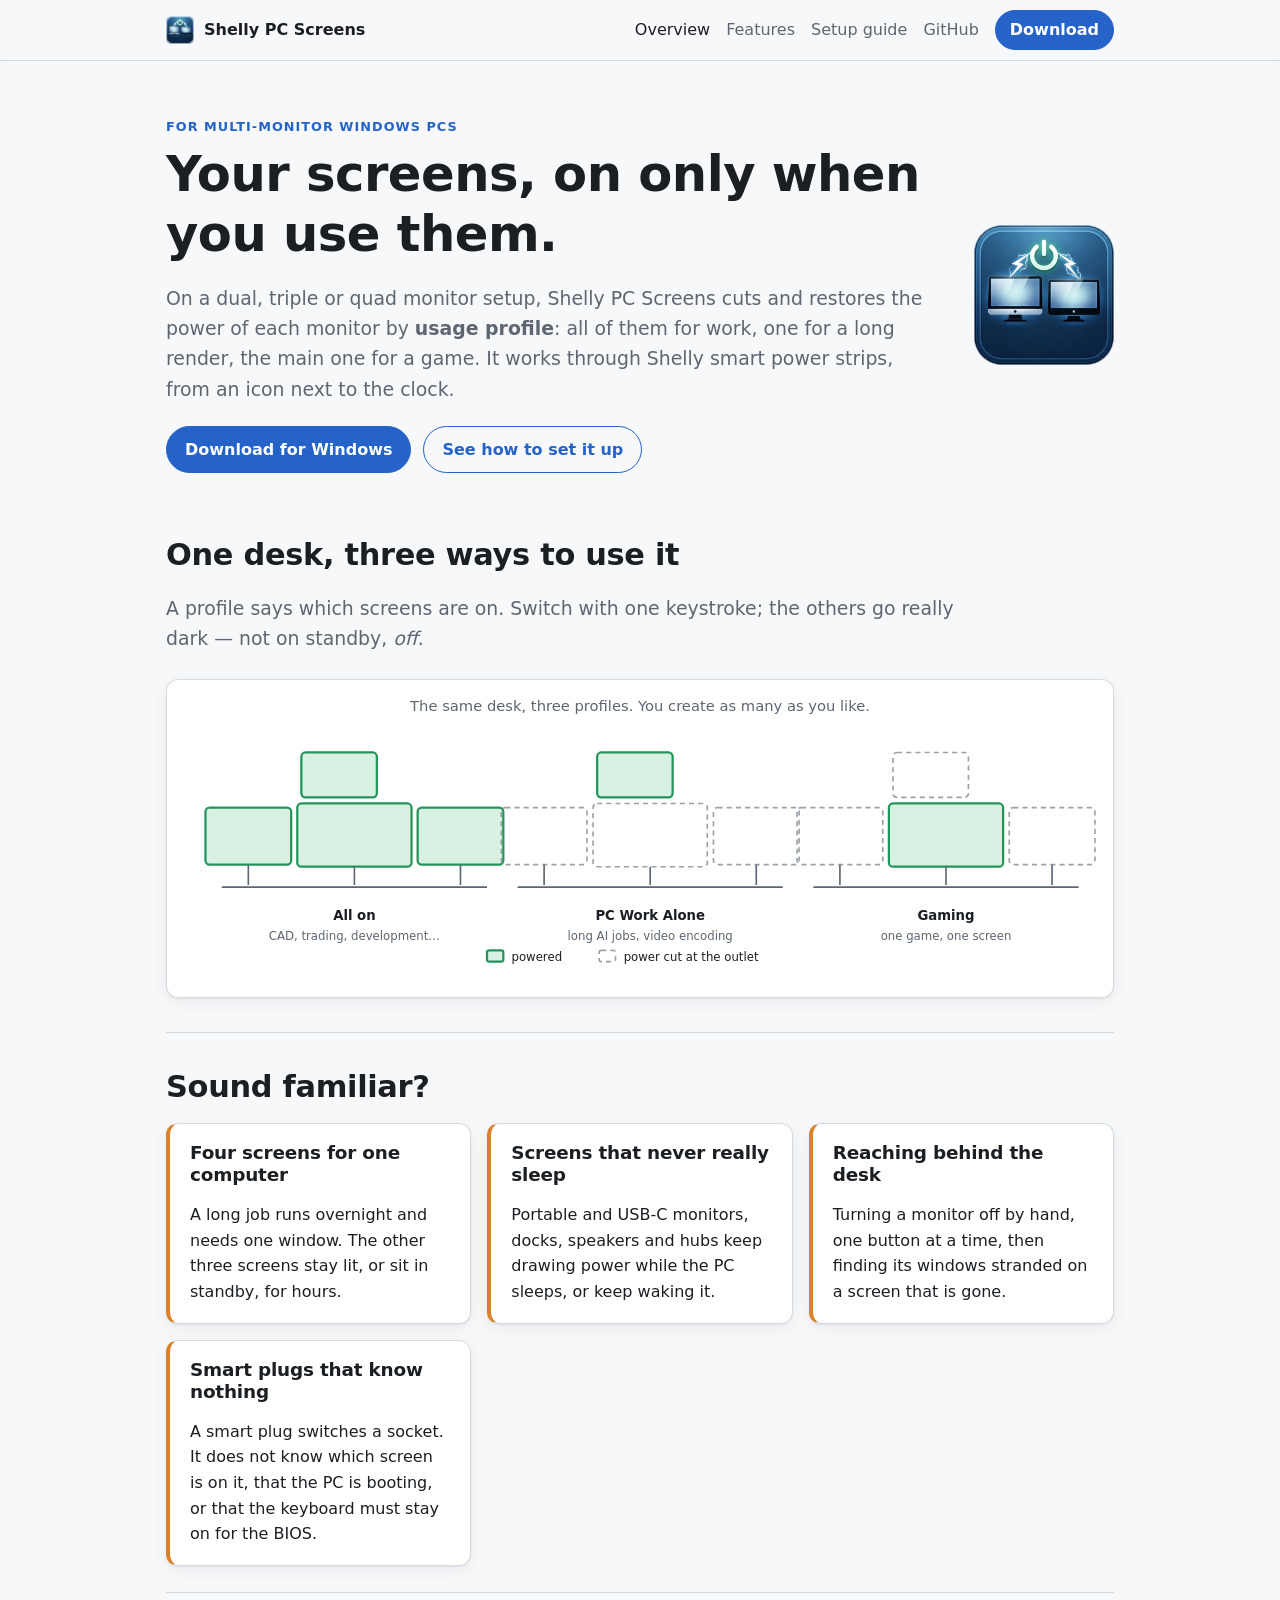
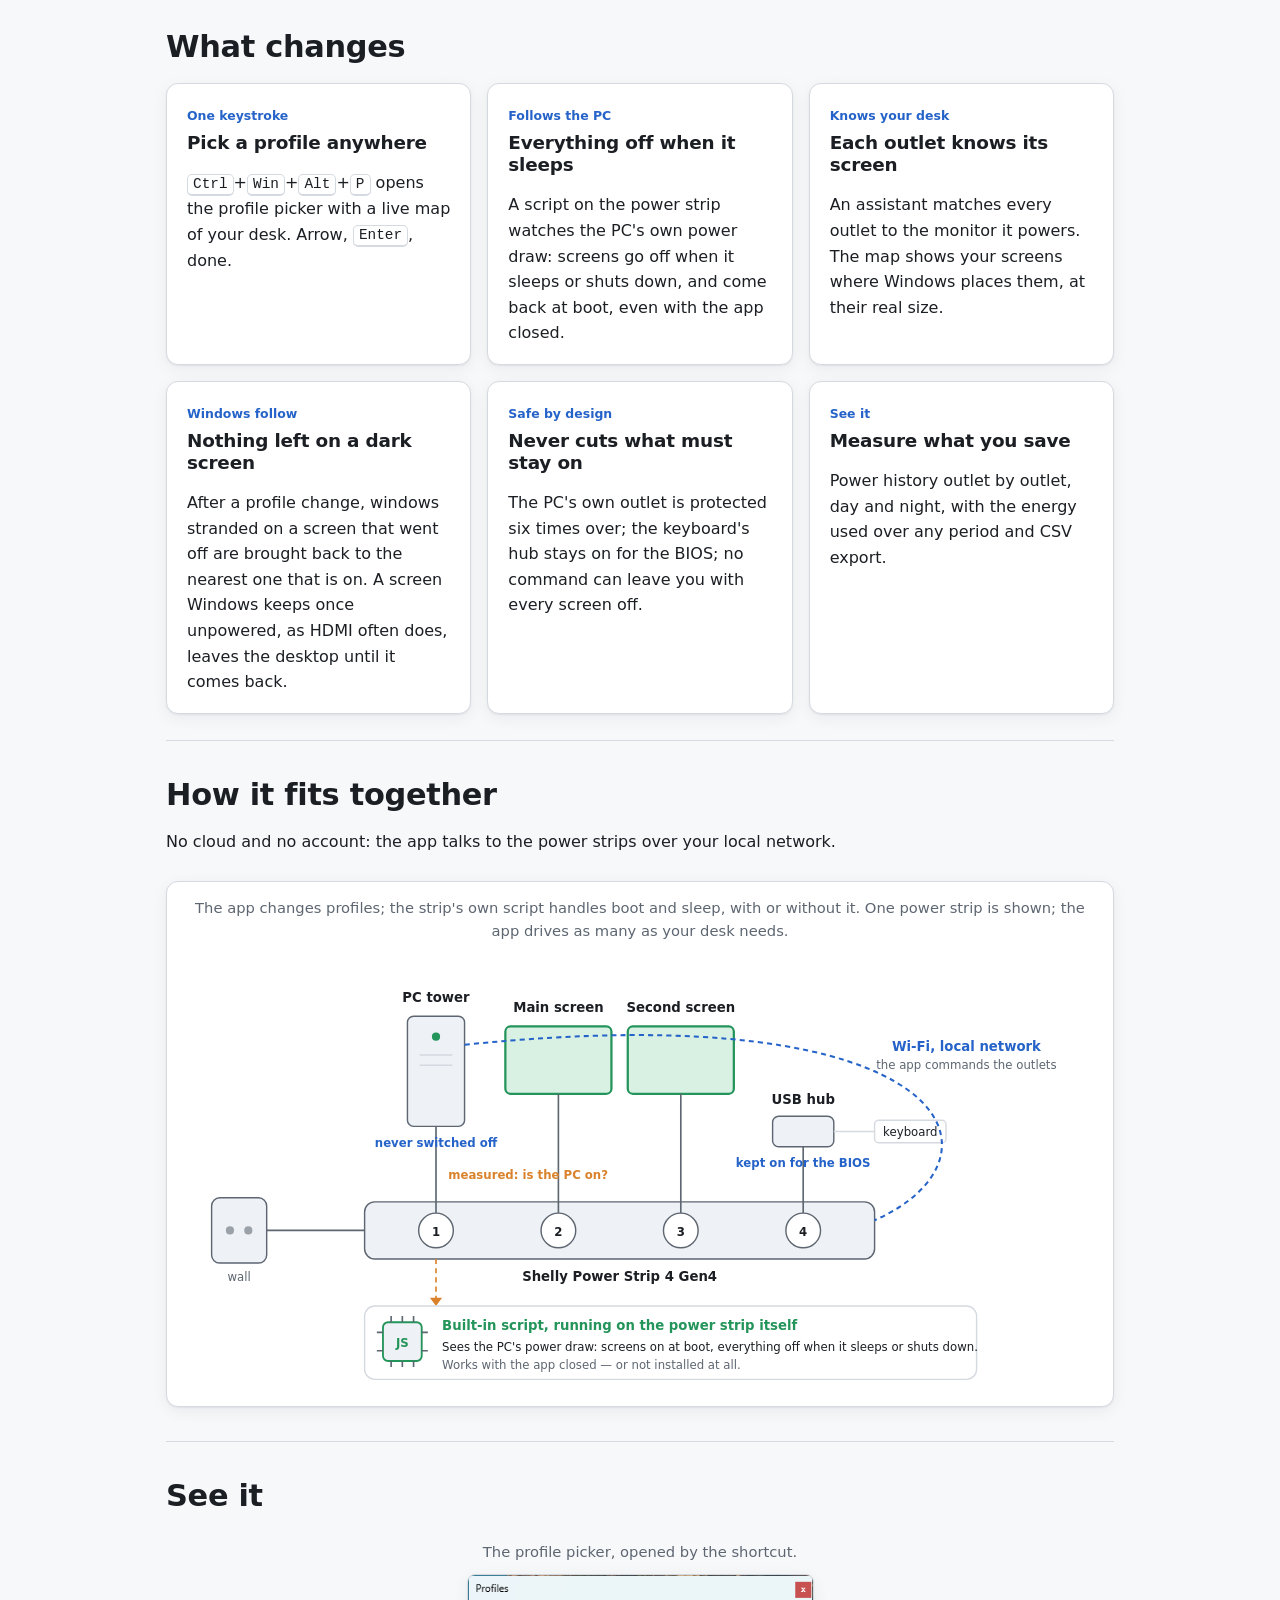
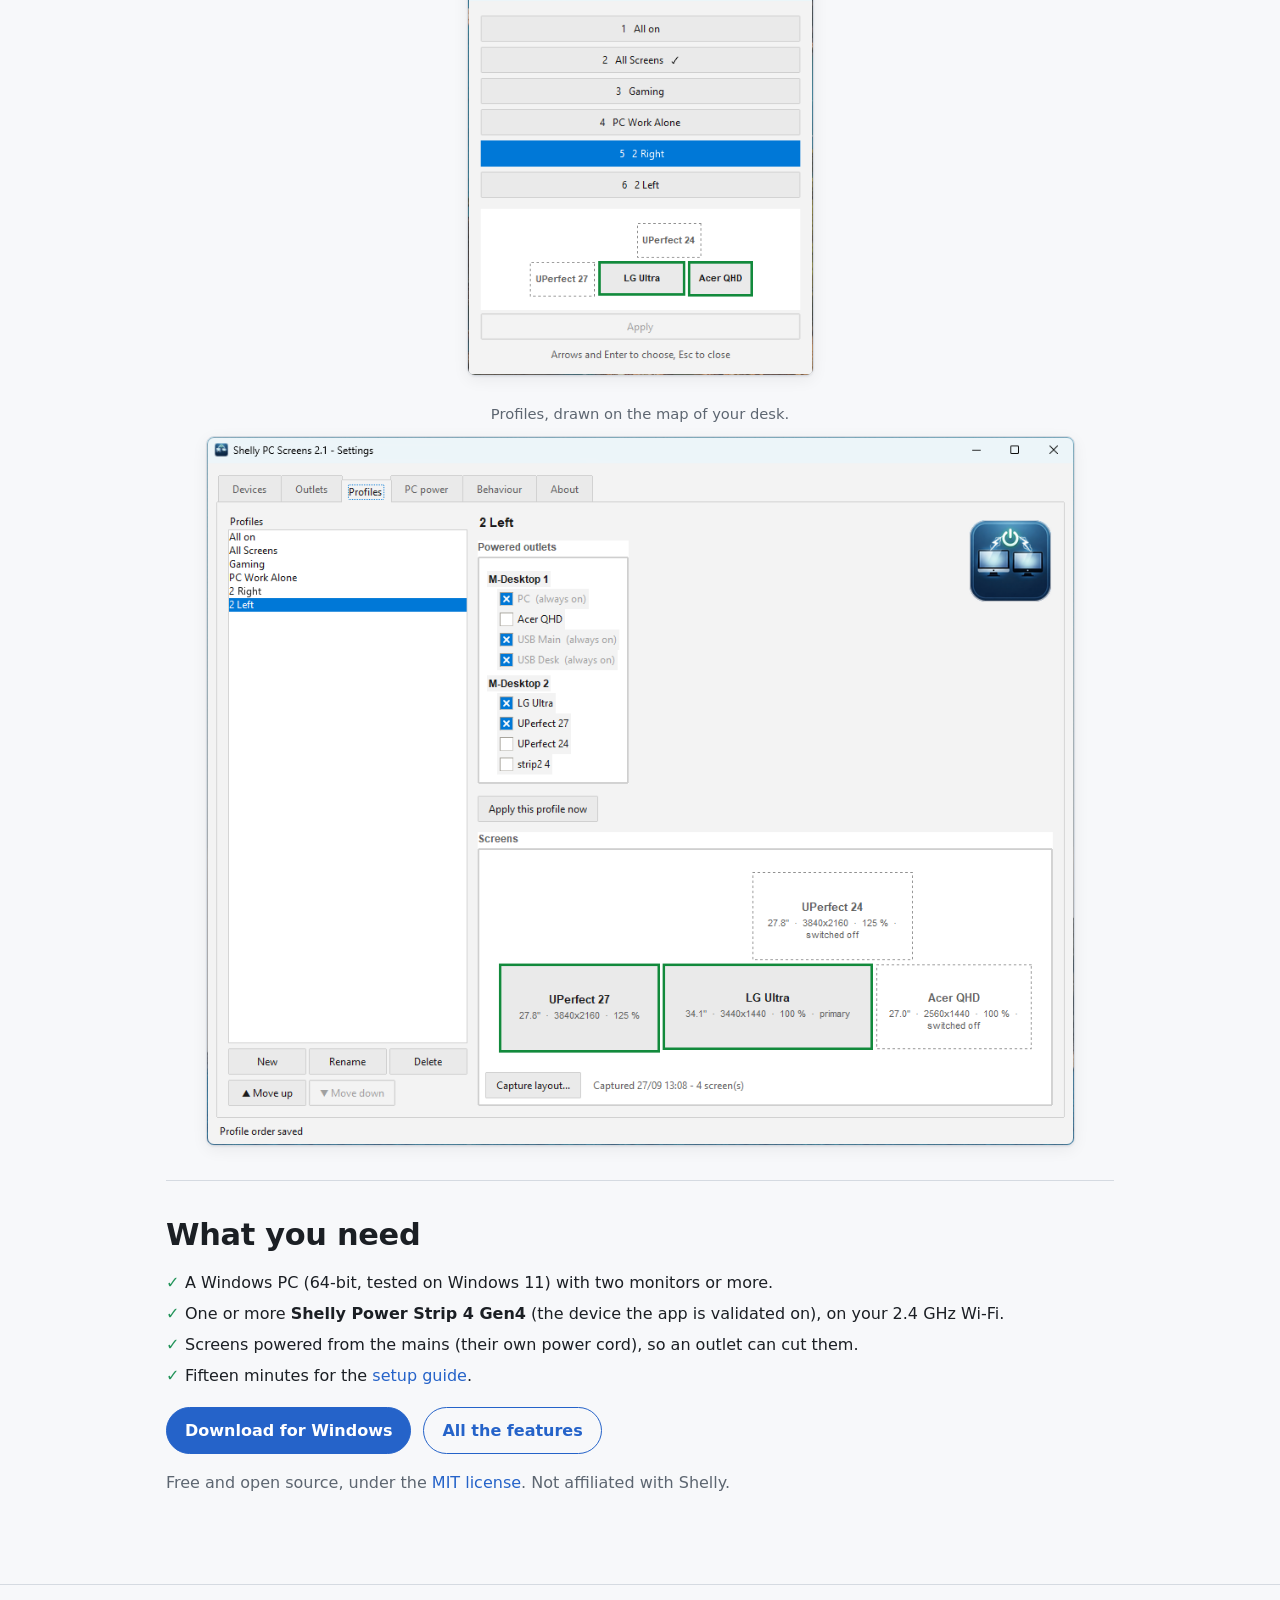
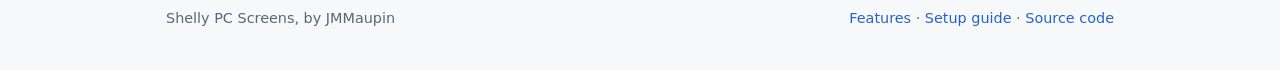
<file: docs/index.html>
<!doctype html>
<html lang="en">
<head>
<meta charset="utf-8">
<meta name="viewport" content="width=device-width, initial-scale=1">
<meta name="google-site-verification" content="J28vswb9Az656ICl_M4XRRx7B5WRSwpPYyRDV1Knk7U">
<title>Shelly PC Screens · Turn off unused monitors on a multi-monitor PC</title>
<meta name="description" content="Free Windows app for multi-monitor PCs: power each monitor on and off by profile through Shelly smart power strips, and off when the PC sleeps.">
<link rel="canonical" href="https://jmmaupin.github.io/PC-Multi-Screens-Shelly/">
<meta property="og:type" content="website">
<meta property="og:site_name" content="Shelly PC Screens">
<meta property="og:title" content="Shelly PC Screens · Turn off unused monitors on a multi-monitor PC">
<meta property="og:description" content="Free Windows app for multi-monitor PCs: power each monitor on and off by profile through Shelly smart power strips, and off when the PC sleeps.">
<meta property="og:url" content="https://jmmaupin.github.io/PC-Multi-Screens-Shelly/">
<meta property="og:image" content="https://jmmaupin.github.io/PC-Multi-Screens-Shelly/assets/og-image.png">
<meta property="og:image:width" content="1200">
<meta property="og:image:height" content="630">
<meta property="og:image:alt" content="Shelly PC Screens: the profile picker and the map of a four-monitor desk">
<meta name="twitter:card" content="summary_large_image">
<script type="application/ld+json">
{
  "@context": "https://schema.org",
  "@type": "SoftwareApplication",
  "name": "Shelly PC Screens",
  "description": "Free Windows app for multi-monitor PCs: power each monitor on and off by profile through Shelly smart power strips, and off when the PC sleeps.",
  "url": "https://jmmaupin.github.io/PC-Multi-Screens-Shelly/",
  "applicationCategory": "UtilitiesApplication",
  "operatingSystem": "Windows",
  "isAccessibleForFree": true,
  "offers": {
    "@type": "Offer",
    "price": "0",
    "priceCurrency": "EUR"
  },
  "downloadUrl": "https://github.com/JMMaupin/PC-Multi-Screens-Shelly/releases/latest",
  "license": "https://github.com/JMMaupin/PC-Multi-Screens-Shelly/blob/main/LICENSE",
  "image": "https://jmmaupin.github.io/PC-Multi-Screens-Shelly/assets/og-image.png",
  "screenshot": "https://jmmaupin.github.io/PC-Multi-Screens-Shelly/screenshots/profile-picker.png",
  "author": {
    "@type": "Person",
    "name": "JMMaupin",
    "url": "https://github.com/JMMaupin"
  }
}
</script>
<link rel="icon" href="assets/icon-32.png">
<link rel="stylesheet" href="assets/style.css">
</head>
<body>

<header class="site-header">
  <div class="inner">
    <a class="brand" href="index.html"><img src="assets/icon-32.png" alt="">Shelly PC Screens</a>
    <nav>
      <a href="index.html" aria-current="page">Overview</a>
      <a href="features.html">Features</a>
      <a href="setup.html">Setup guide</a>
      <a href="https://github.com/JMMaupin/PC-Multi-Screens-Shelly">GitHub</a>
      <a class="button" href="https://github.com/JMMaupin/PC-Multi-Screens-Shelly/releases/latest">Download</a>
    </nav>
  </div>
</header>

<main>

<div class="hero">
  <div>
    <p class="eyebrow">For multi-monitor Windows PCs</p>
    <h1>Your screens, on only when you use them.</h1>
    <p class="lead">
      On a dual, triple or quad monitor setup, Shelly PC Screens cuts and
      restores the power of each monitor by <strong>usage profile</strong>:
      all of them for work, one for a long render, the main one for a game. It works through Shelly smart power
      strips, from an icon next to the clock.
    </p>
    <div class="actions">
      <a class="button" href="https://github.com/JMMaupin/PC-Multi-Screens-Shelly/releases/latest">Download for Windows</a>
      <a class="button ghost" href="setup.html">See how to set it up</a>
    </div>
  </div>
  <img class="logo" src="assets/icon-256.png" alt="Shelly PC Screens icon">
</div>

<section>
  <h2>One desk, three ways to use it</h2>
  <p class="lead">A profile says which screens are on. Switch with one keystroke; the others go really dark — not on standby, <em>off</em>.</p>

  <figure class="diagram">
    <figcaption>The same desk, three profiles. You create as many as you like.</figcaption>
    <svg viewBox="0 0 900 250" role="img" aria-labelledby="profilesTitle">
      <title id="profilesTitle">Three profiles on the same four-screen desk: All on lights every screen, PC Work Alone only the small top one, Gaming only the main one.</title>
      <!-- One panel per profile; same desk, different screens lit. -->
      <g transform="translate(20,20)">
        <rect class="screen-on" x="98" y="4" width="74" height="44" rx="4"/>
        <rect class="screen-on" x="4" y="58" width="84" height="56" rx="4"/>
        <rect class="screen-on" x="94" y="54" width="112" height="62" rx="4"/>
        <rect class="screen-on" x="212" y="58" width="84" height="56" rx="4"/>
        <path class="line" d="M150 116v18M46 114v20M254 114v20M20 136h260"/>
        <text x="150" y="168" text-anchor="middle" class="t-strong">All on</text>
        <text x="150" y="188" text-anchor="middle" class="t-muted t-small">CAD, trading, development…</text>
      </g>
      <g transform="translate(310,20)">
        <rect class="screen-on" x="98" y="4" width="74" height="44" rx="4"/>
        <rect class="screen-off" x="4" y="58" width="84" height="56" rx="4"/>
        <rect class="screen-off" x="94" y="54" width="112" height="62" rx="4"/>
        <rect class="screen-off" x="212" y="58" width="84" height="56" rx="4"/>
        <path class="line" d="M150 116v18M46 114v20M254 114v20M20 136h260"/>
        <text x="150" y="168" text-anchor="middle" class="t-strong">PC Work Alone</text>
        <text x="150" y="188" text-anchor="middle" class="t-muted t-small">long AI jobs, video encoding</text>
      </g>
      <g transform="translate(600,20)">
        <rect class="screen-off" x="98" y="4" width="74" height="44" rx="4"/>
        <rect class="screen-off" x="4" y="58" width="84" height="56" rx="4"/>
        <rect class="screen-on" x="94" y="54" width="112" height="62" rx="4"/>
        <rect class="screen-off" x="212" y="58" width="84" height="56" rx="4"/>
        <path class="line" d="M150 116v18M46 114v20M254 114v20M20 136h260"/>
        <text x="150" y="168" text-anchor="middle" class="t-strong">Gaming</text>
        <text x="150" y="188" text-anchor="middle" class="t-muted t-small">one game, one screen</text>
      </g>
      <g transform="translate(300,228)">
        <rect class="screen-on" x="0" y="-10" width="16" height="11" rx="2"/>
        <text x="24" y="0" class="t-small">powered</text>
        <rect class="screen-off" x="110" y="-10" width="16" height="11" rx="2"/>
        <text x="134" y="0" class="t-small">power cut at the outlet</text>
      </g>
    </svg>
  </figure>
</section>

<section>
  <h2>Sound familiar?</h2>
  <div class="grid">
    <div class="card pain">
      <h3>Four screens for one computer</h3>
      <p>A long job runs overnight and needs one window. The other three screens stay lit, or sit in standby, for hours.</p>
    </div>
    <div class="card pain">
      <h3>Screens that never really sleep</h3>
      <p>Portable and USB-C monitors, docks, speakers and hubs keep drawing power while the PC sleeps, or keep waking it.</p>
    </div>
    <div class="card pain">
      <h3>Reaching behind the desk</h3>
      <p>Turning a monitor off by hand, one button at a time, then finding its windows stranded on a screen that is gone.</p>
    </div>
    <div class="card pain">
      <h3>Smart plugs that know nothing</h3>
      <p>A smart plug switches a socket. It does not know which screen is on it, that the PC is booting, or that the keyboard must stay on for the BIOS.</p>
    </div>
  </div>
</section>

<section>
  <h2>What changes</h2>
  <div class="grid">
    <div class="card">
      <span class="tag">One keystroke</span>
      <h3>Pick a profile anywhere</h3>
      <p><kbd>Ctrl</kbd>+<kbd>Win</kbd>+<kbd>Alt</kbd>+<kbd>P</kbd> opens the profile picker with a live map of your desk. Arrow, <kbd>Enter</kbd>, done.</p>
    </div>
    <div class="card">
      <span class="tag">Follows the PC</span>
      <h3>Everything off when it sleeps</h3>
      <p>A script on the power strip watches the PC's own power draw: screens go off when it sleeps or shuts down, and come back at boot, even with the app closed.</p>
    </div>
    <div class="card">
      <span class="tag">Knows your desk</span>
      <h3>Each outlet knows its screen</h3>
      <p>An assistant matches every outlet to the monitor it powers. The map shows your screens where Windows places them, at their real size.</p>
    </div>
    <div class="card">
      <span class="tag">Windows follow</span>
      <h3>Nothing left on a dark screen</h3>
      <p>After a profile change, windows stranded on a screen that went off are brought back to the nearest one that is on. A screen Windows keeps once unpowered, as HDMI often does, leaves the desktop until it comes back.</p>
    </div>
    <div class="card">
      <span class="tag">Safe by design</span>
      <h3>Never cuts what must stay on</h3>
      <p>The PC's own outlet is protected six times over; the keyboard's hub stays on for the BIOS; no command can leave you with every screen off.</p>
    </div>
    <div class="card">
      <span class="tag">See it</span>
      <h3>Measure what you save</h3>
      <p>Power history outlet by outlet, day and night, with the energy used over any period and CSV export.</p>
    </div>
  </div>
</section>

<section>
  <h2>How it fits together</h2>
  <p>No cloud and no account: the app talks to the power strips over your local network.</p>
  <figure class="diagram">
    <figcaption>The app changes profiles; the strip's own script handles boot and sleep, with or without it. One power strip is shown; the app drives as many as your desk needs.</figcaption>
    <svg viewBox="0 0 900 430" role="img" aria-labelledby="archTitle">
      <title id="archTitle">A Shelly power strip plugged into the wall powers the PC tower, two screens and the keyboard's USB hub. The app on the PC commands it over Wi-Fi. A script built into the strip measures the PC's power draw and switches the screens on at boot and off at sleep, without the app.</title>
      <!-- Wall socket -->
      <rect class="box" x="30" y="240" width="54" height="64" rx="8"/>
      <circle class="fill-off" cx="48" cy="272" r="4"/><circle class="fill-off" cx="66" cy="272" r="4"/>
      <text x="57" y="322" text-anchor="middle" class="t-muted t-small">wall</text>
      <path class="line" d="M84 272h96"/>
      <!-- Power strip -->
      <rect class="box" x="180" y="244" width="500" height="56" rx="10"/>
      <text x="430" y="322" text-anchor="middle" class="t-strong">Shelly Power Strip 4 Gen4</text>
      <!-- The script built into the strip: it reads the PC's outlet and acts alone. -->
      <path class="stroke-warn dash" d="M250 300V344"/>
      <path class="fill-warn" d="M244 338l6 8 6-8z"/>
      <rect class="box-plain" x="180" y="346" width="600" height="72" rx="10" stroke="var(--on)" stroke-width="2"/>
      <g transform="translate(198,362)">
        <rect class="fill-soft" x="0" y="0" width="38" height="38" rx="5" stroke="var(--on)" stroke-width="1.8"/>
        <path class="line" d="M8 -6v6M19 -6v6M30 -6v6M8 38v6M19 38v6M30 38v6M-6 10h6M-6 28h6M38 10h6M38 28h6"/>
        <text x="19" y="24" text-anchor="middle" class="t-small t-on">JS</text>
      </g>
      <text x="256" y="370" class="t-on">Built-in script, running on the power strip itself</text>
      <text x="256" y="390" class="t-small">Sees the PC's power draw: screens on at boot, everything off when it sleeps or shuts down.</text>
      <text x="256" y="408" class="t-small t-muted">Works with the app closed — or not installed at all.</text>
      <g>
        <circle class="fill-surface" cx="250" cy="272" r="17" stroke="var(--muted)" stroke-width="1.4"/>
        <circle class="fill-surface" cx="370" cy="272" r="17" stroke="var(--muted)" stroke-width="1.4"/>
        <circle class="fill-surface" cx="490" cy="272" r="17" stroke="var(--muted)" stroke-width="1.4"/>
        <circle class="fill-surface" cx="610" cy="272" r="17" stroke="var(--muted)" stroke-width="1.4"/>
        <text x="250" y="277" text-anchor="middle" class="t-small t-strong">1</text>
        <text x="370" y="277" text-anchor="middle" class="t-small t-strong">2</text>
        <text x="490" y="277" text-anchor="middle" class="t-small t-strong">3</text>
        <text x="610" y="277" text-anchor="middle" class="t-small t-strong">4</text>
      </g>
      <!-- Cords up to each device -->
      <path class="line" d="M250 255V170M370 255V150M490 255V150M610 255V190"/>
      <!-- PC tower -->
      <rect class="box" x="222" y="62" width="56" height="108" rx="6"/>
      <circle class="fill-on" cx="250" cy="82" r="4"/>
      <path class="line-soft" d="M234 100h32M234 110h32"/>
      <text x="250" y="48" text-anchor="middle" class="t-strong">PC tower</text>
      <text x="262" y="222" class="t-warn t-small">measured: is the PC on?</text>
      <!-- Screens -->
      <rect class="screen-on" x="318" y="72" width="104" height="66" rx="5"/>
      <path class="line" d="M370 138v12"/>
      <text x="370" y="58" text-anchor="middle" class="t-strong">Main screen</text>
      <rect class="screen-on" x="438" y="72" width="104" height="66" rx="5"/>
      <path class="line" d="M490 138v12"/>
      <text x="490" y="58" text-anchor="middle" class="t-strong">Second screen</text>
      <!-- USB hub -->
      <rect class="box" x="580" y="160" width="60" height="30" rx="6"/>
      <text x="610" y="148" text-anchor="middle" class="t-strong">USB hub</text>
      <path class="line-soft" d="M640 175h40"/>
      <rect class="box-plain" x="680" y="164" width="70" height="22" rx="4"/>
      <text x="715" y="179" text-anchor="middle" class="t-small">keyboard</text>
      <!-- Roles -->
      <text x="250" y="190" text-anchor="middle" class="t-accent t-small">never switched off</text>
      <text x="610" y="210" text-anchor="middle" class="t-accent t-small">kept on for the BIOS</text>
      <!-- Wi-Fi link from the PC to the strip -->
      <path class="stroke-accent dash" d="M278 90 C 760 40, 820 200, 680 262"/>
      <text x="770" y="96" text-anchor="middle" class="t-accent">Wi-Fi, local network</text>
      <text x="770" y="114" text-anchor="middle" class="t-muted t-small">the app commands the outlets</text>
    </svg>
  </figure>
</section>

<section>
  <h2>See it</h2>
  <figure class="shot">
    <figcaption>The profile picker, opened by the shortcut.</figcaption>
    <img src="screenshots/profile-picker.png" alt="The profile picker opened by the keyboard shortcut, with the map of a four-monitor desk" loading="lazy" onerror="this.parentElement.classList.add('missing')">
    <div class="placeholder"><strong>Screenshot to come</strong><code>screenshots/profile-picker.png</code></div>
  </figure>
  <figure class="shot">
    <figcaption>Profiles, drawn on the map of your desk.</figcaption>
    <img src="screenshots/profiles-tab.png" alt="The Profiles tab: which monitors each profile keeps on, drawn on the map of the desk" loading="lazy" onerror="this.parentElement.classList.add('missing')">
    <div class="placeholder"><strong>Screenshot to come</strong><code>screenshots/profiles-tab.png</code></div>
  </figure>
</section>

<section>
  <h2>What you need</h2>
  <ul class="check">
    <li>A Windows PC (64-bit, tested on Windows 11) with two monitors or more.</li>
    <li>One or more <strong>Shelly Power Strip 4 Gen4</strong> (the device the app is validated on), on your 2.4 GHz Wi-Fi.</li>
    <li>Screens powered from the mains (their own power cord), so an outlet can cut them.</li>
    <li>Fifteen minutes for the <a href="setup.html">setup guide</a>.</li>
  </ul>
  <p class="actions" style="display:flex;gap:12px;flex-wrap:wrap;margin-top:18px">
    <a class="button" href="https://github.com/JMMaupin/PC-Multi-Screens-Shelly/releases/latest">Download for Windows</a>
    <a class="button ghost" href="features.html">All the features</a>
  </p>
  <p class="muted">Free and open source, under the <a href="https://github.com/JMMaupin/PC-Multi-Screens-Shelly/blob/main/LICENSE">MIT license</a>. Not affiliated with Shelly.</p>
</section>

</main>

<footer class="site-footer">
  <div class="inner">
    <span>Shelly PC Screens, by JMMaupin</span>
    <span><a href="features.html">Features</a> · <a href="setup.html">Setup guide</a> · <a href="https://github.com/JMMaupin/PC-Multi-Screens-Shelly">Source code</a></span>
  </div>
</footer>

<script src="assets/site.js"></script>
</body>
</html>
</file>
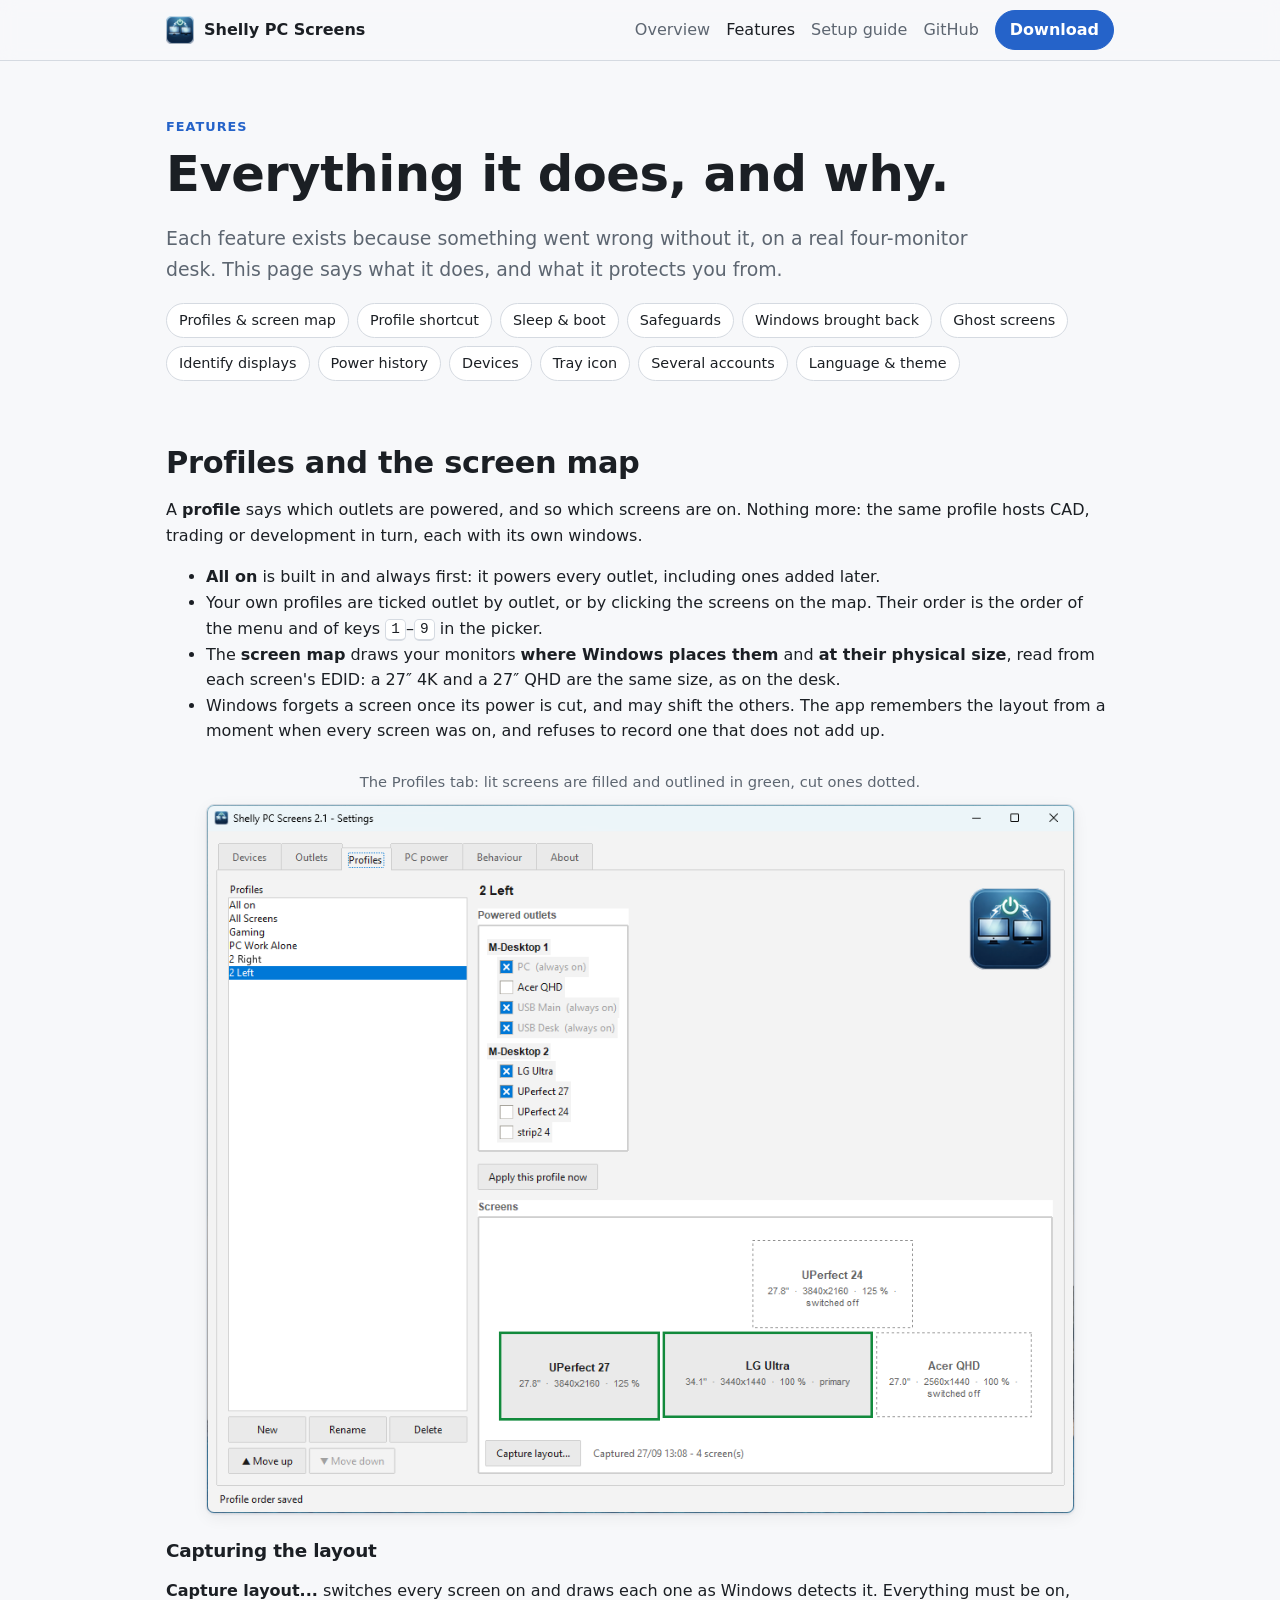
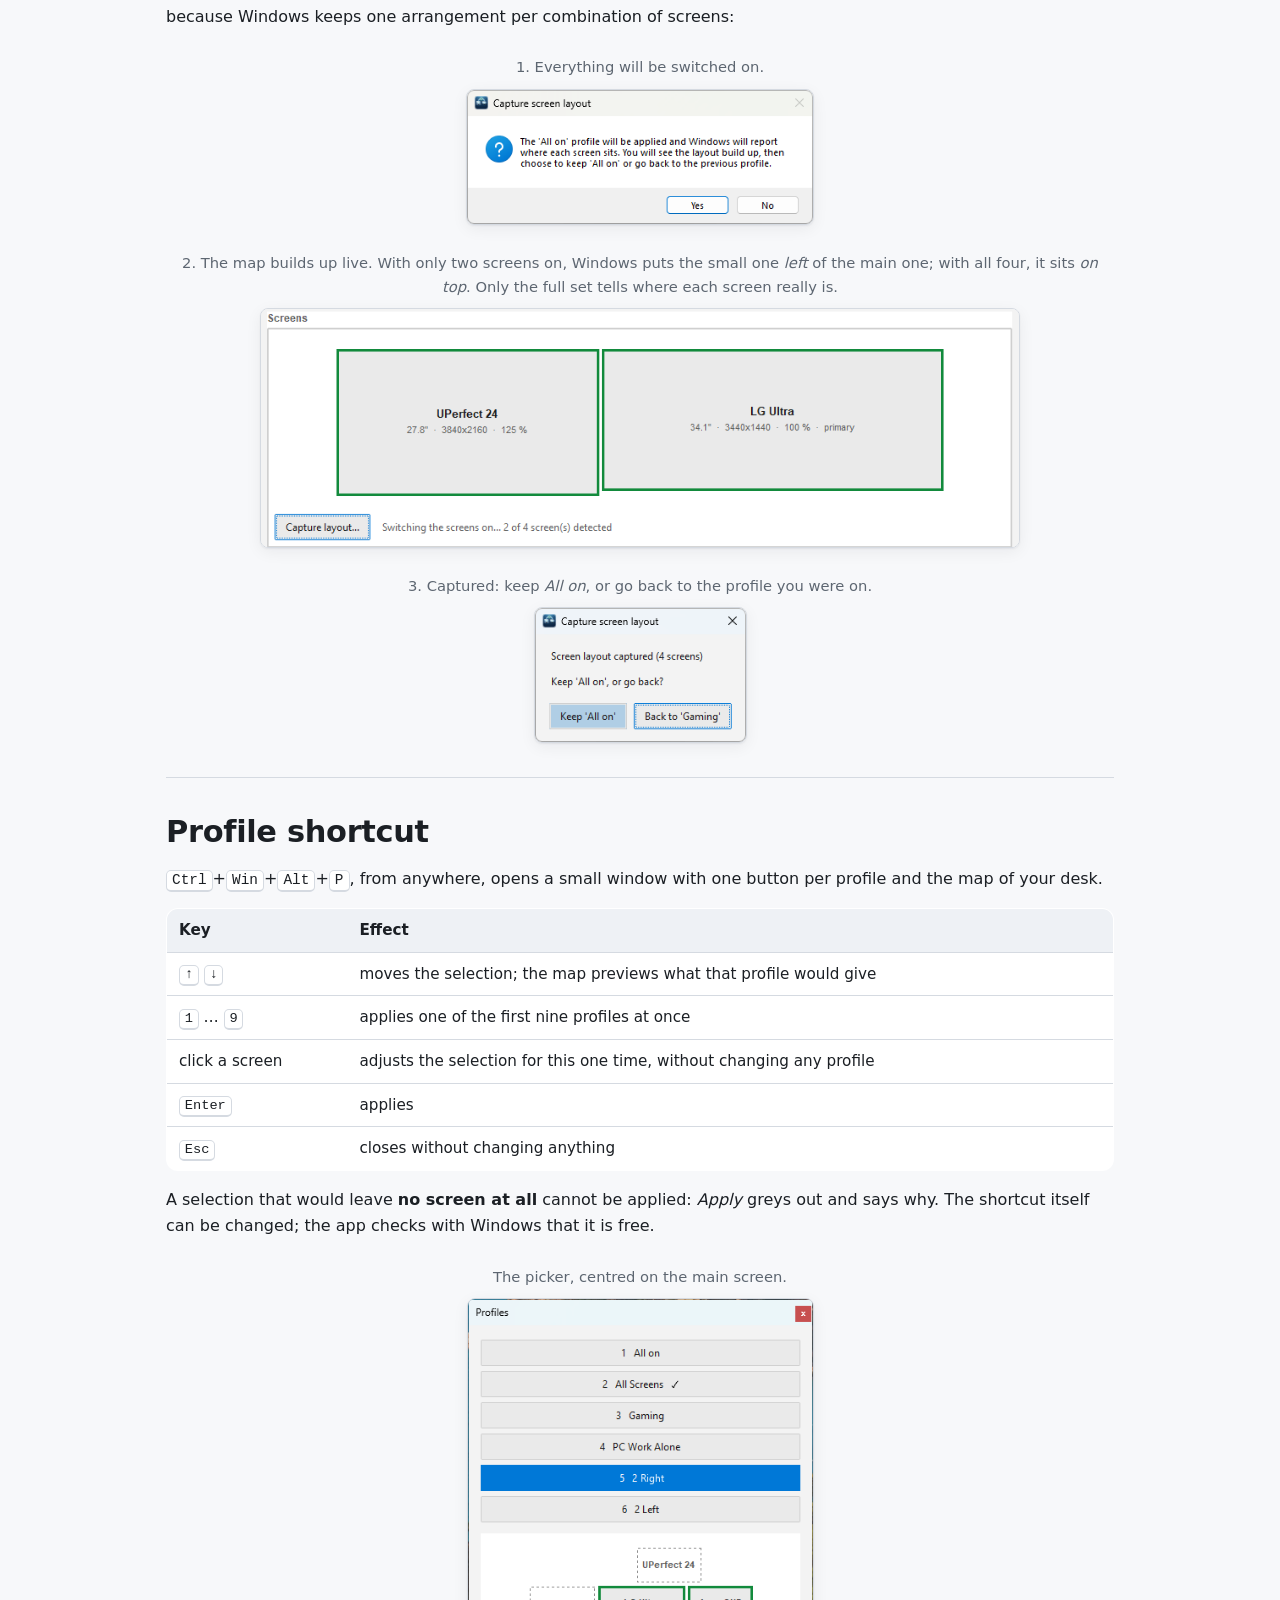
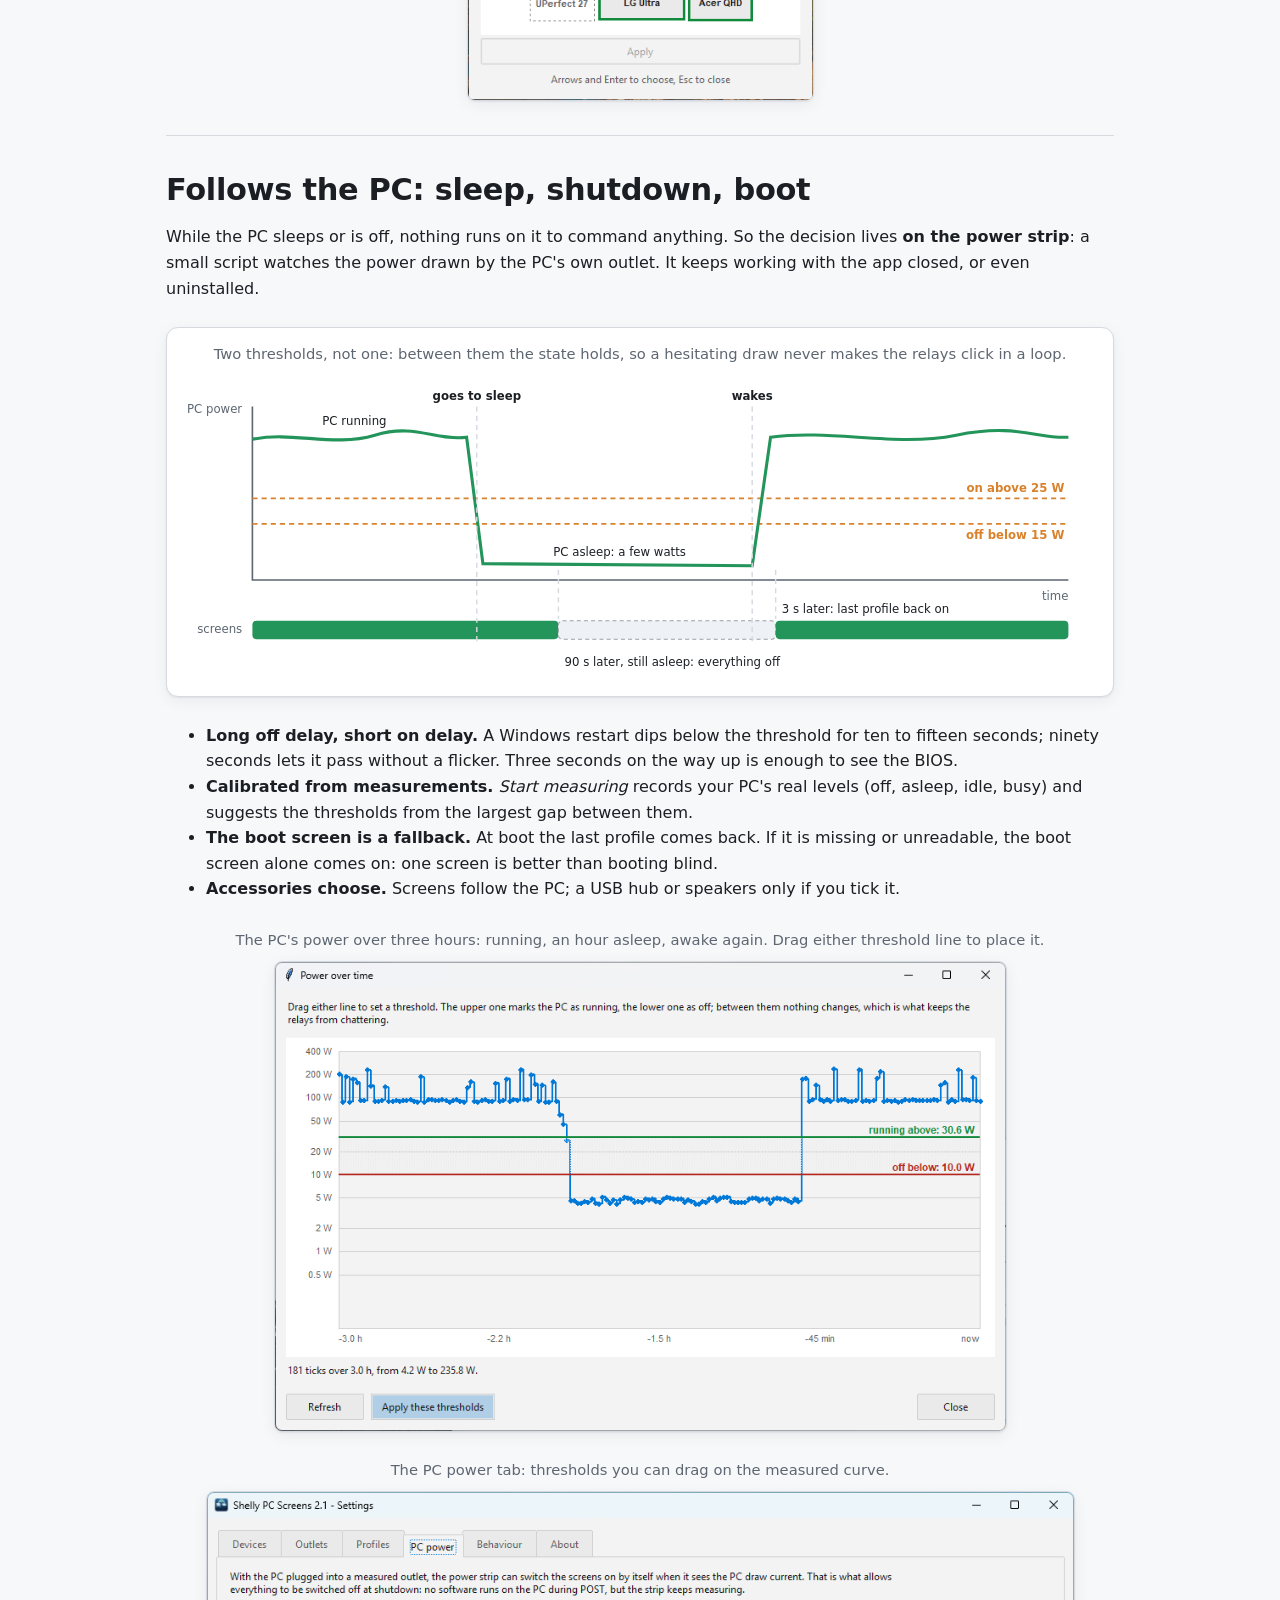
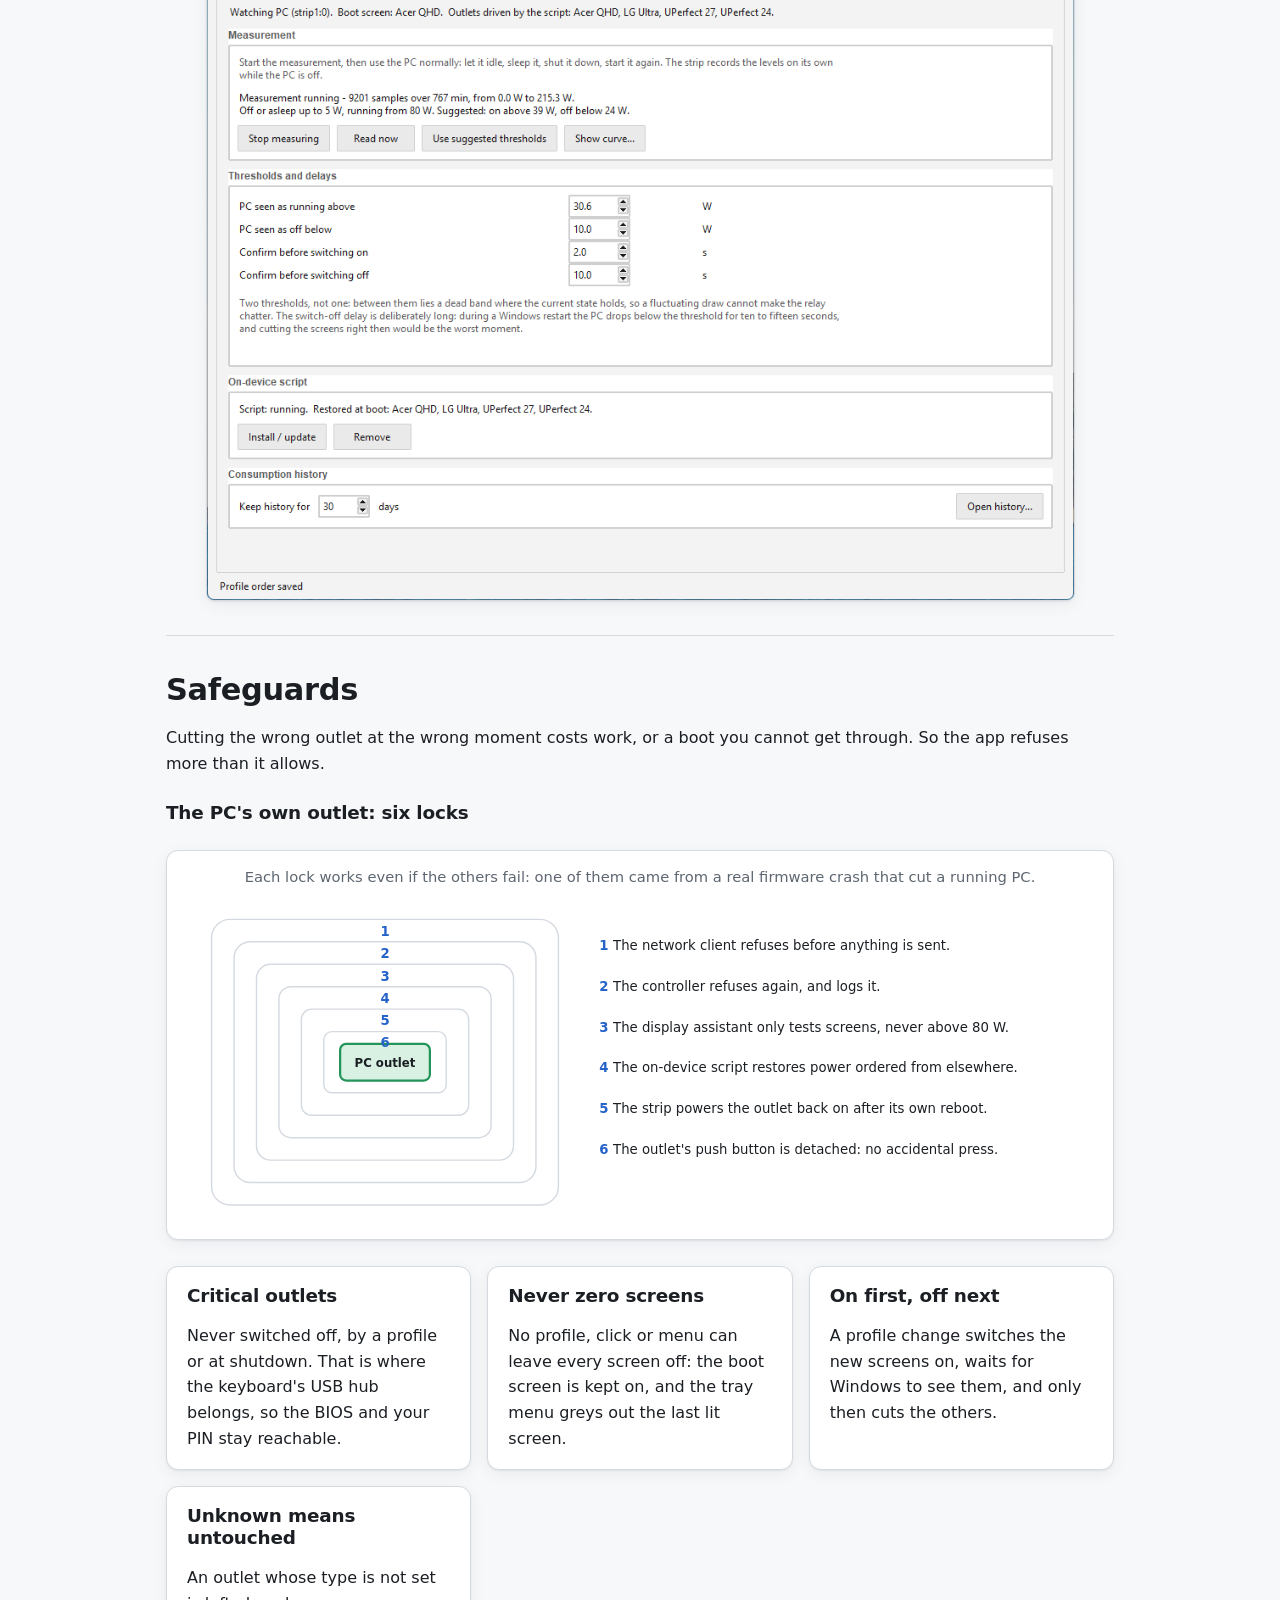
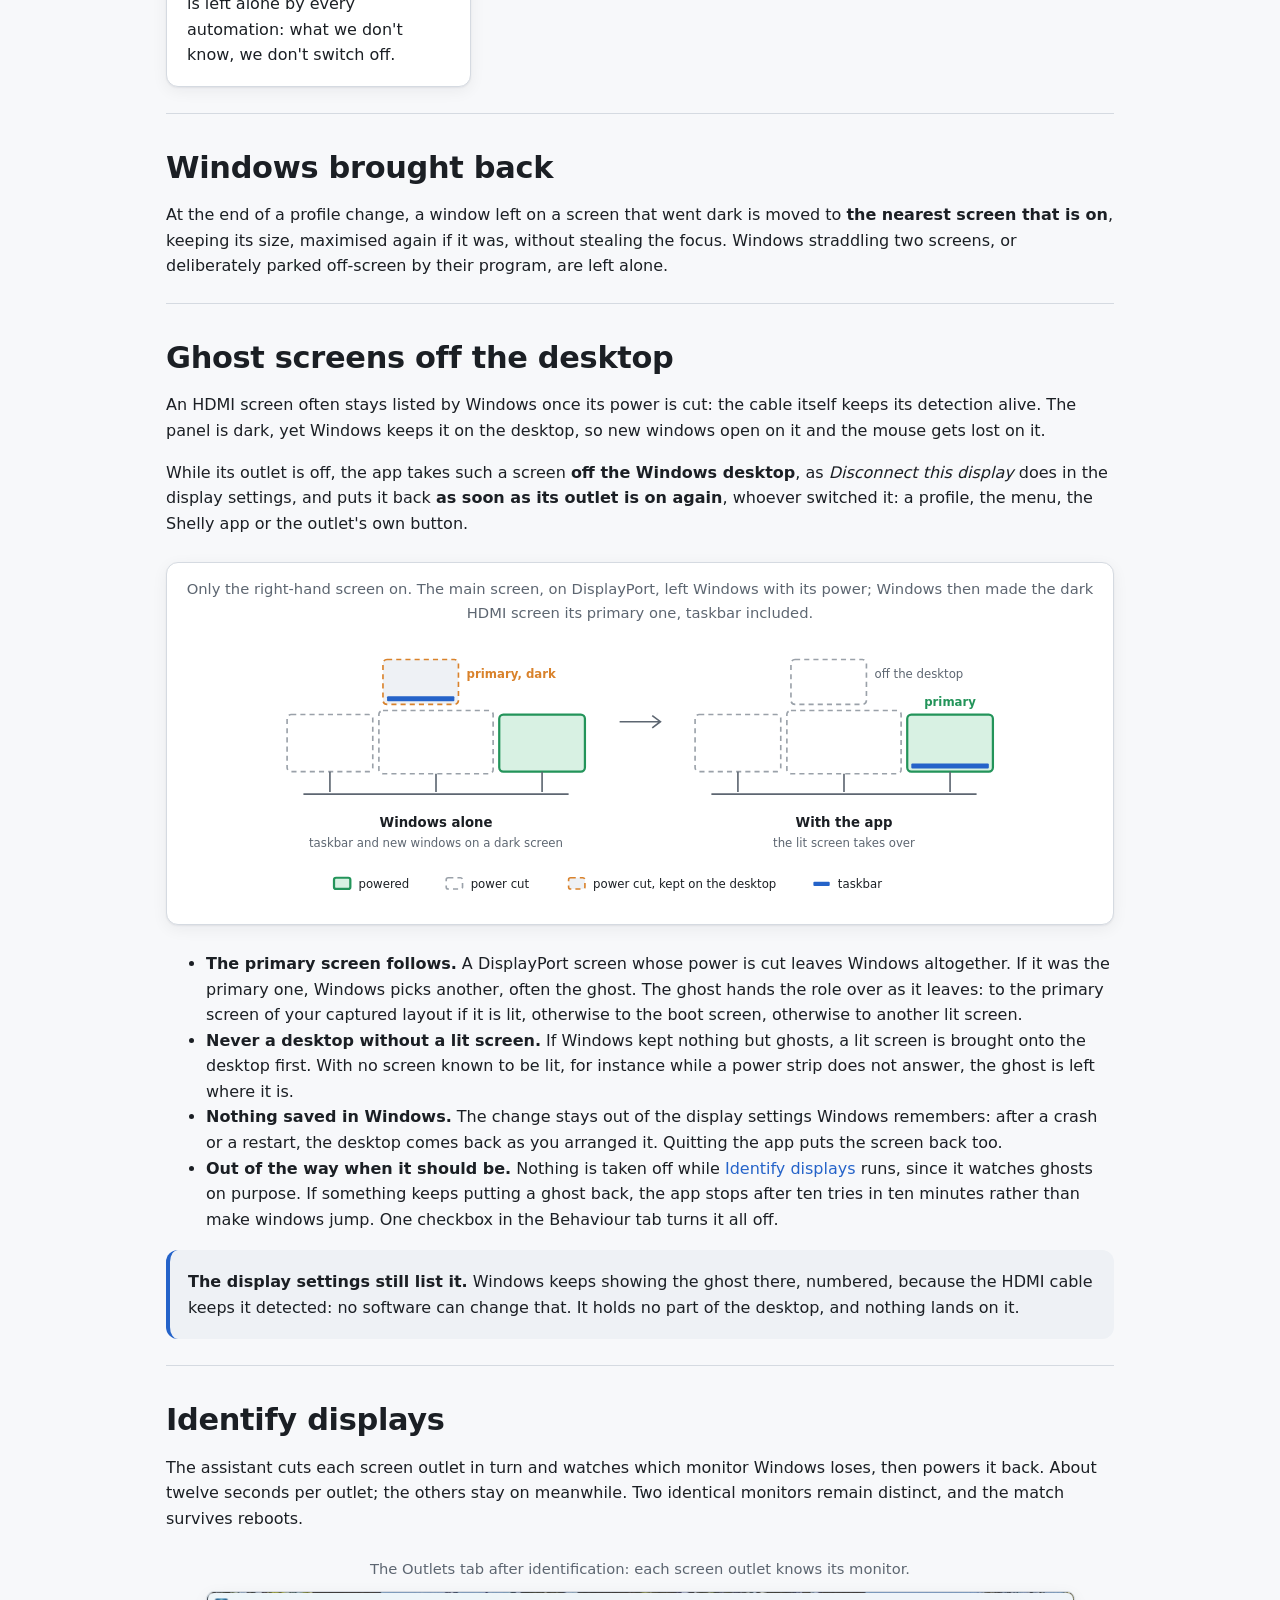
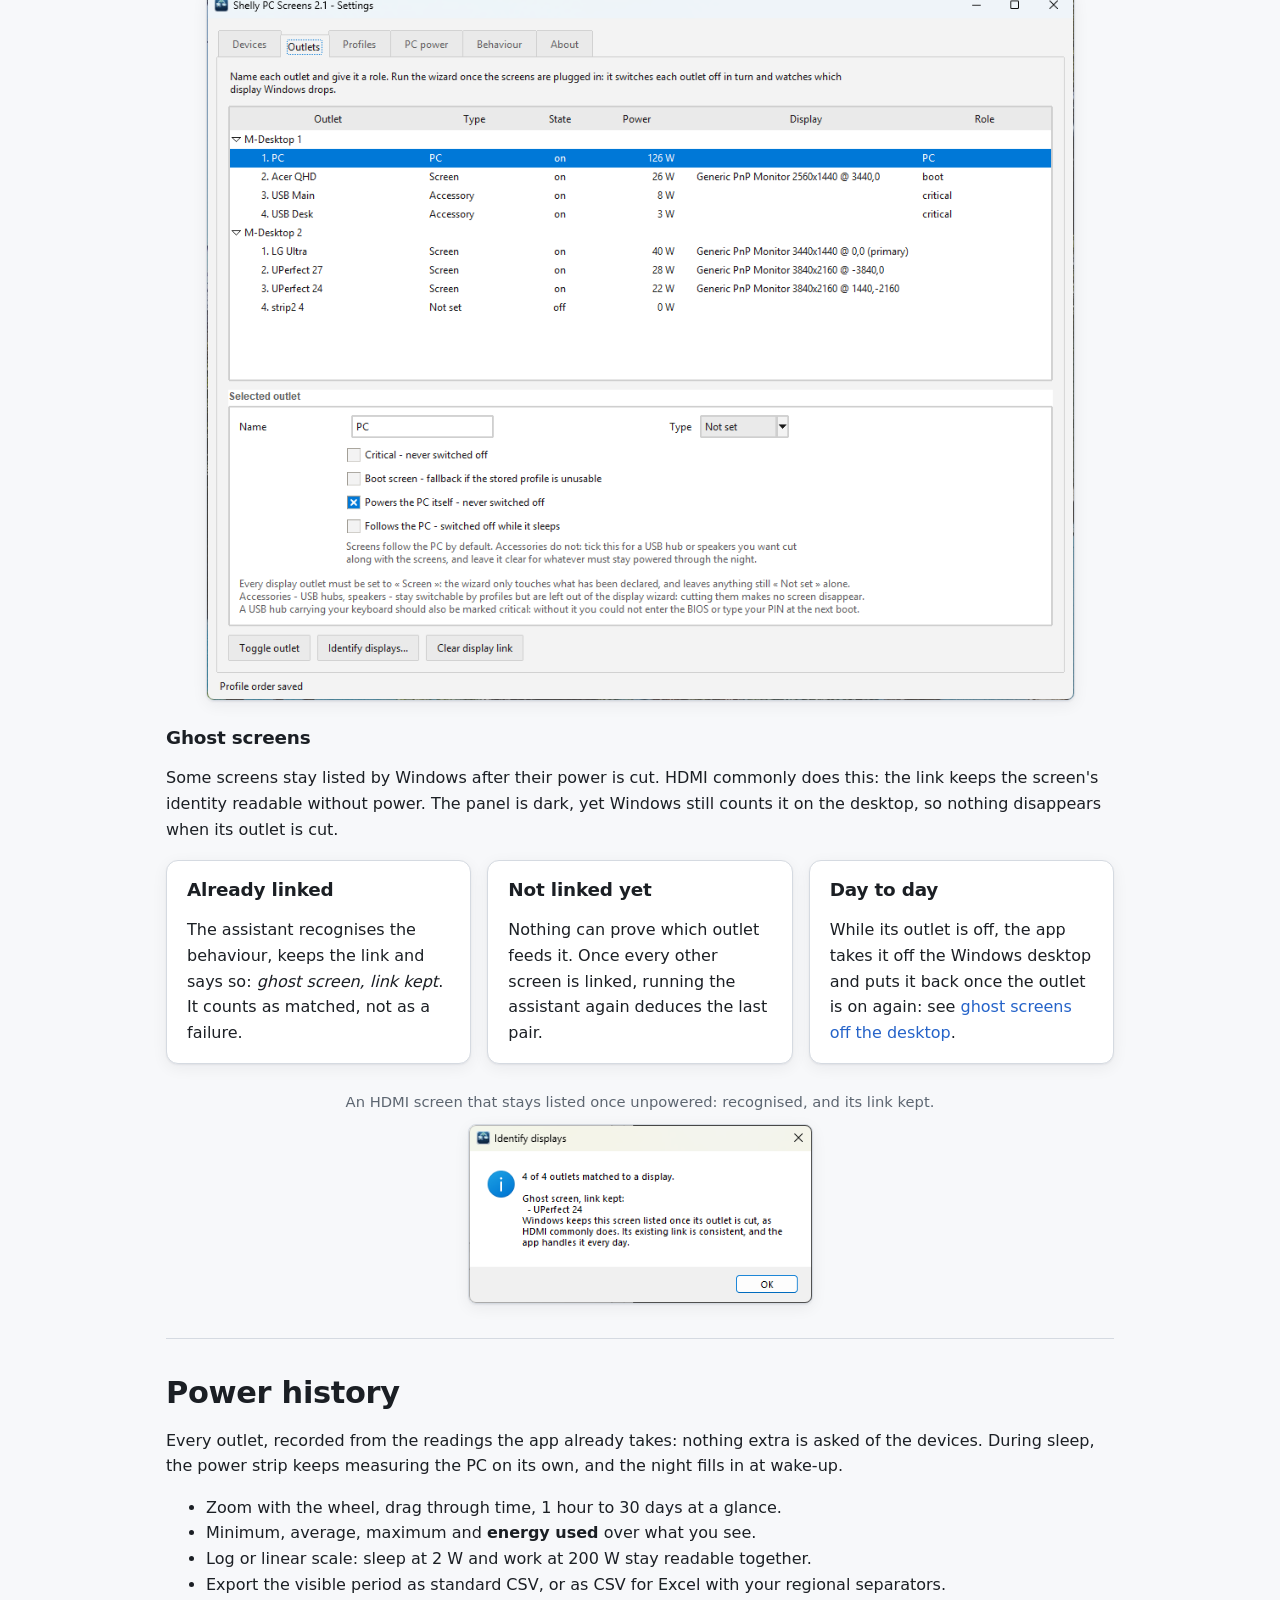
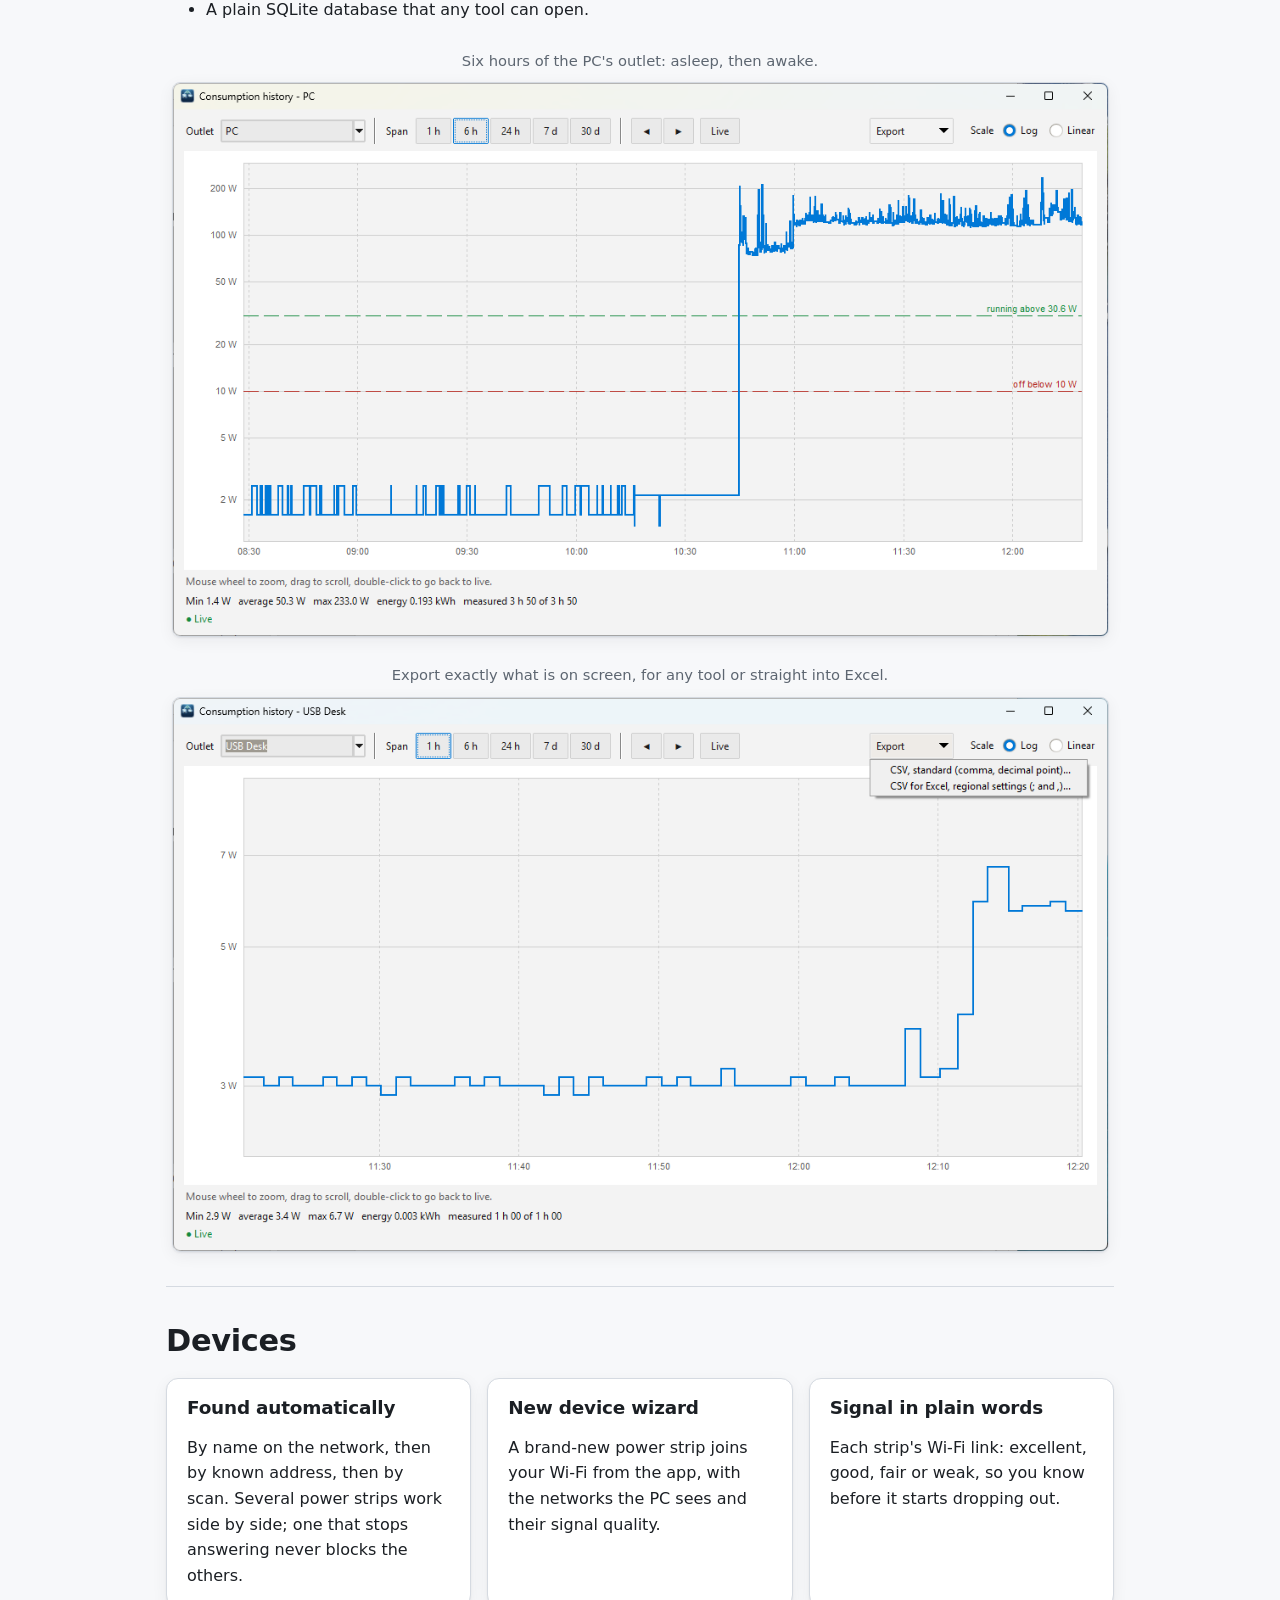
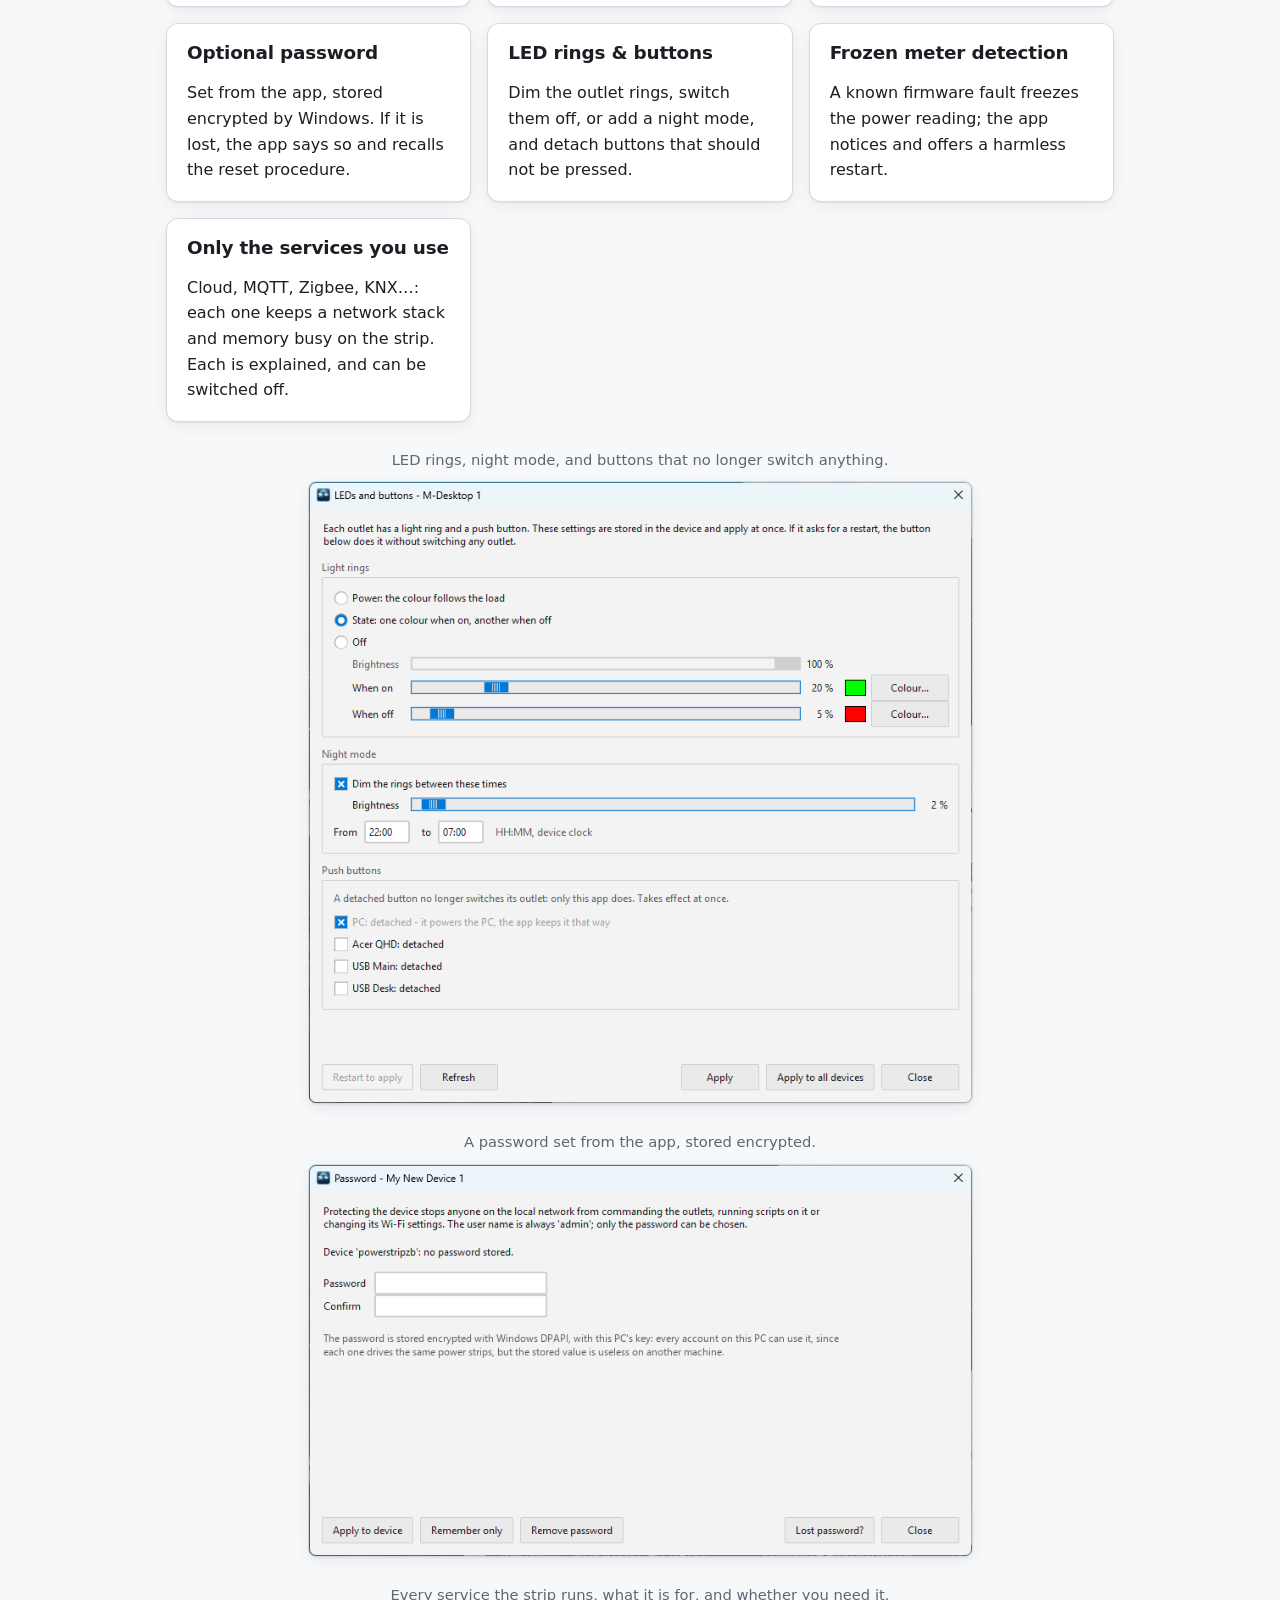
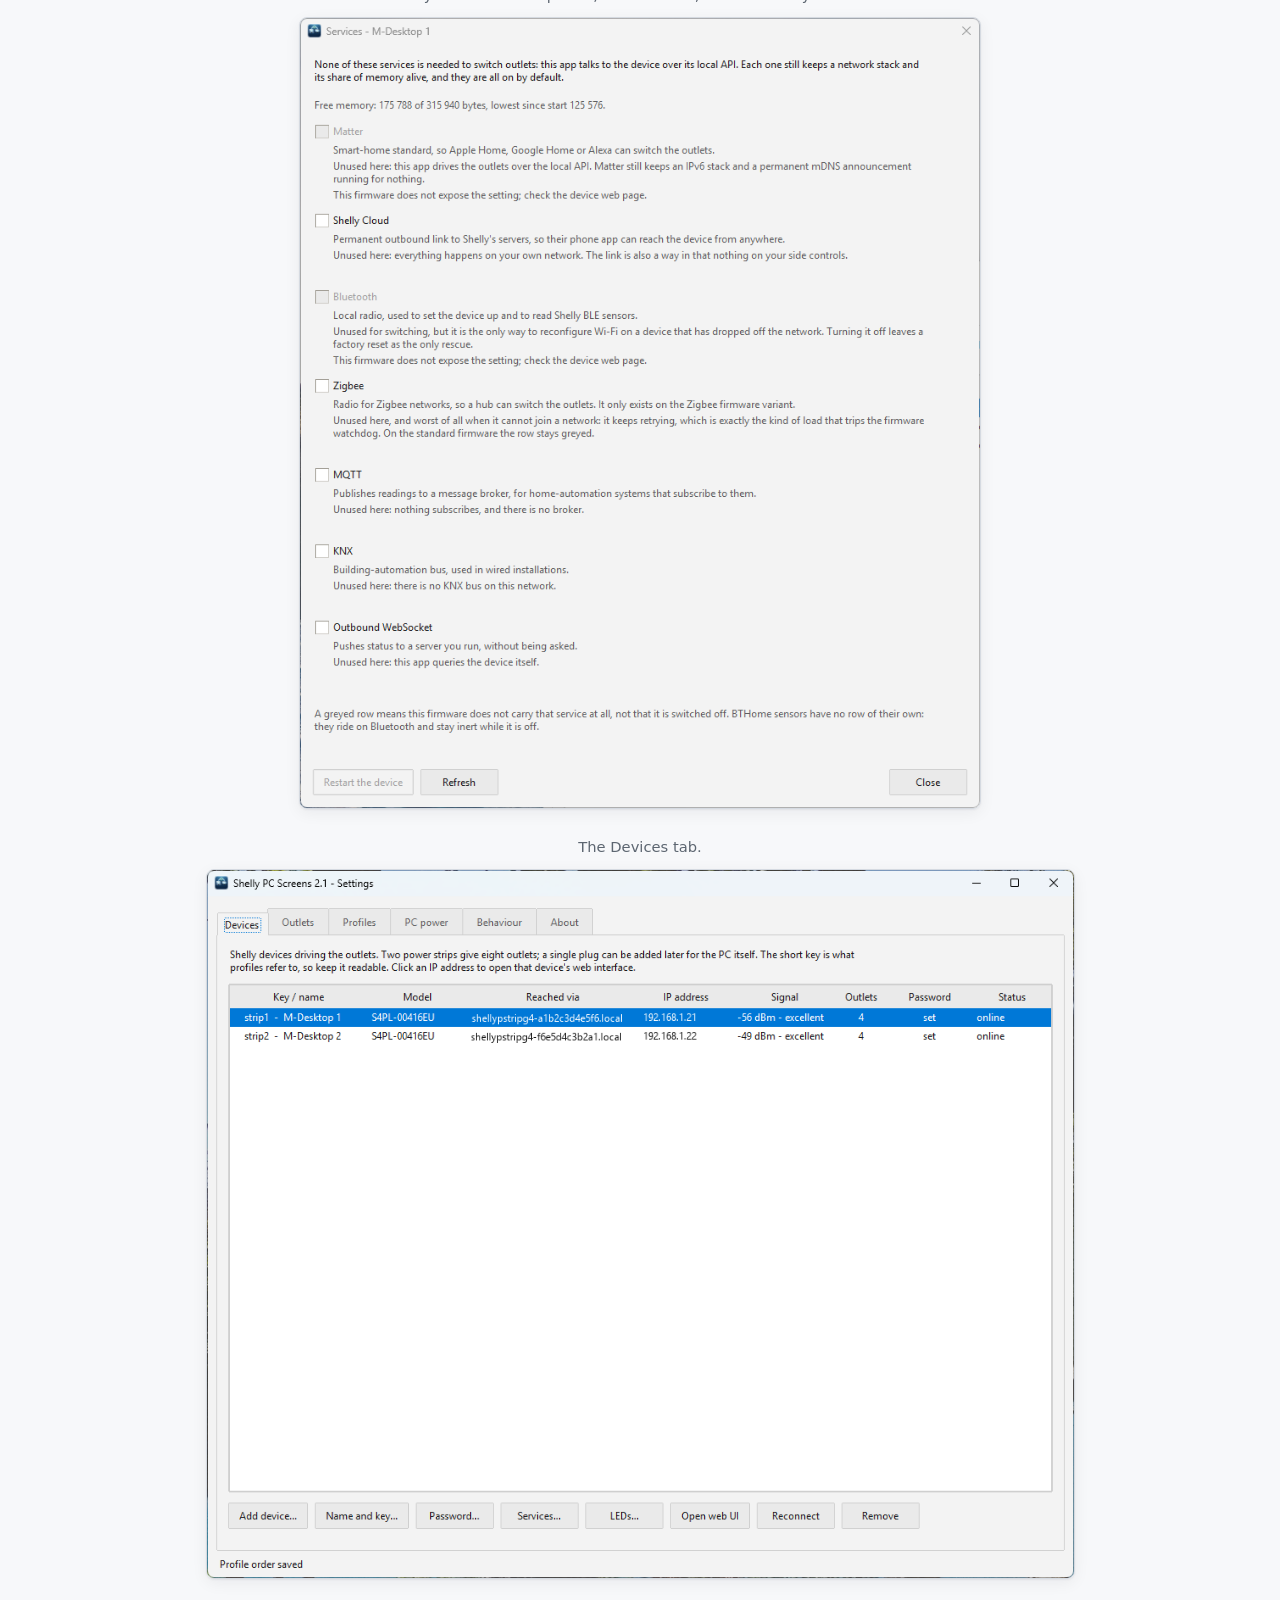
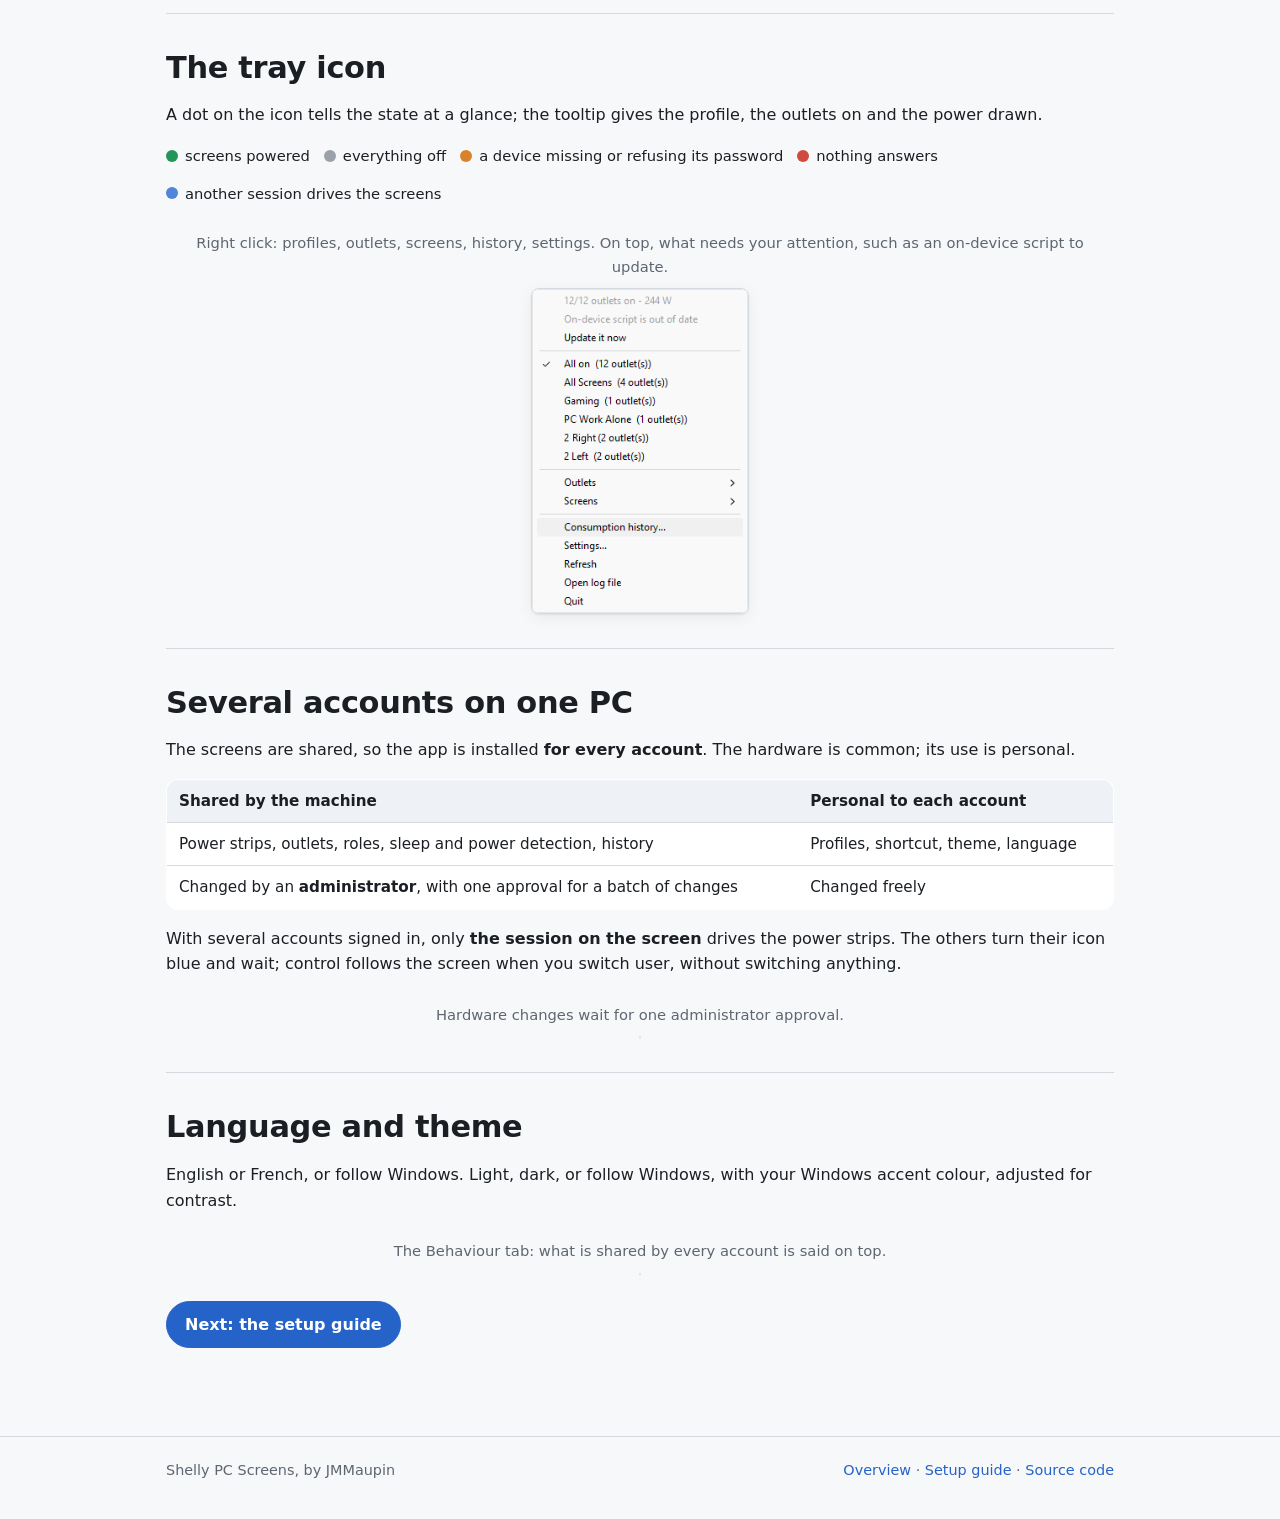
<file: docs/features.html>
<!doctype html>
<html lang="en">
<head>
<meta charset="utf-8">
<meta name="viewport" content="width=device-width, initial-scale=1">
<title>Monitor profiles, sleep and window rescue · Shelly PC Screens</title>
<meta name="description" content="What Shelly PC Screens does on a multi-monitor PC: monitor profiles, one-key switching, sleep and boot following, safeguards, window rescue, ghost screens, power history.">
<link rel="canonical" href="https://jmmaupin.github.io/PC-Multi-Screens-Shelly/features.html">
<meta property="og:type" content="website">
<meta property="og:site_name" content="Shelly PC Screens">
<meta property="og:title" content="Monitor profiles, sleep and window rescue · Shelly PC Screens">
<meta property="og:description" content="What Shelly PC Screens does on a multi-monitor PC: monitor profiles, one-key switching, sleep and boot following, safeguards, window rescue, ghost screens, power history.">
<meta property="og:url" content="https://jmmaupin.github.io/PC-Multi-Screens-Shelly/features.html">
<meta property="og:image" content="https://jmmaupin.github.io/PC-Multi-Screens-Shelly/assets/og-image.png">
<meta property="og:image:width" content="1200">
<meta property="og:image:height" content="630">
<meta property="og:image:alt" content="Shelly PC Screens: the profile picker and the map of a four-monitor desk">
<meta name="twitter:card" content="summary_large_image">
<link rel="icon" href="assets/icon-32.png">
<link rel="stylesheet" href="assets/style.css">
</head>
<body>

<header class="site-header">
  <div class="inner">
    <a class="brand" href="index.html"><img src="assets/icon-32.png" alt="">Shelly PC Screens</a>
    <nav>
      <a href="index.html">Overview</a>
      <a href="features.html" aria-current="page">Features</a>
      <a href="setup.html">Setup guide</a>
      <a href="https://github.com/JMMaupin/PC-Multi-Screens-Shelly">GitHub</a>
      <a class="button" href="https://github.com/JMMaupin/PC-Multi-Screens-Shelly/releases/latest">Download</a>
    </nav>
  </div>
</header>

<main>

<div class="hero" style="grid-template-columns:1fr">
  <div>
    <p class="eyebrow">Features</p>
    <h1>Everything it does, and why.</h1>
    <p class="lead">Each feature exists because something went wrong without it, on a real four-monitor desk. This page says what it does, and what it protects you from.</p>
    <ul class="toc">
      <li><a href="#profiles">Profiles &amp; screen map</a></li>
      <li><a href="#picker">Profile shortcut</a></li>
      <li><a href="#sleep">Sleep &amp; boot</a></li>
      <li><a href="#safety">Safeguards</a></li>
      <li><a href="#windows">Windows brought back</a></li>
      <li><a href="#ghosts">Ghost screens</a></li>
      <li><a href="#identify">Identify displays</a></li>
      <li><a href="#history">Power history</a></li>
      <li><a href="#devices">Devices</a></li>
      <li><a href="#icon">Tray icon</a></li>
      <li><a href="#accounts">Several accounts</a></li>
      <li><a href="#appearance">Language &amp; theme</a></li>
    </ul>
  </div>
</div>

<section id="profiles">
  <h2>Profiles and the screen map</h2>
  <p>A <strong>profile</strong> says which outlets are powered, and so which screens are on. Nothing more: the same profile hosts CAD, trading or development in turn, each with its own windows.</p>
  <ul>
    <li><strong>All on</strong> is built in and always first: it powers every outlet, including ones added later.</li>
    <li>Your own profiles are ticked outlet by outlet, or by clicking the screens on the map. Their order is the order of the menu and of keys <kbd>1</kbd>–<kbd>9</kbd> in the picker.</li>
    <li>The <strong>screen map</strong> draws your monitors <strong>where Windows places them</strong> and <strong>at their physical size</strong>, read from each screen's EDID: a 27″ 4K and a 27″ QHD are the same size, as on the desk.</li>
    <li>Windows forgets a screen once its power is cut, and may shift the others. The app remembers the layout from a moment when every screen was on, and refuses to record one that does not add up.</li>
  </ul>
  <figure class="shot">
    <figcaption>The Profiles tab: lit screens are filled and outlined in green, cut ones dotted.</figcaption>
    <img src="screenshots/profiles-tab.png" alt="Profiles tab: list of profiles, outlet checkboxes and the screen map" loading="lazy" onerror="this.parentElement.classList.add('missing')">
    <div class="placeholder"><strong>Screenshot to come</strong><code>screenshots/profiles-tab.png</code></div>
  </figure>

  <h3>Capturing the layout</h3>
  <p><strong>Capture layout...</strong> switches every screen on and draws each one as Windows detects it. Everything must be on, because Windows keeps one arrangement per combination of screens:</p>
  <figure class="shot">
    <figcaption>1. Everything will be switched on.</figcaption>
    <img src="screenshots/capture-confirm.png" alt="Capture screen layout: the All on profile will be applied, then keep it or go back" loading="lazy" onerror="this.parentElement.classList.add('missing')">
    <div class="placeholder"><strong>Screenshot to come</strong><code>screenshots/capture-confirm.png</code></div>
  </figure>
  <figure class="shot">
    <figcaption>2. The map builds up live. With only two screens on, Windows puts the small one <em>left</em> of the main one; with all four, it sits <em>on top</em>. Only the full set tells where each screen really is.</figcaption>
    <img src="screenshots/capture-building.png" alt="The screen map being built during a capture: two of four screens detected, the small screen shown left of the main one" loading="lazy" onerror="this.parentElement.classList.add('missing')">
    <div class="placeholder"><strong>Screenshot to come</strong><code>screenshots/capture-building.png</code></div>
  </figure>
  <figure class="shot">
    <figcaption>3. Captured: keep <em>All on</em>, or go back to the profile you were on.</figcaption>
    <img src="screenshots/capture-done.png" alt="Screen layout captured (4 screens): keep All on, or go back to the previous profile" loading="lazy" onerror="this.parentElement.classList.add('missing')">
    <div class="placeholder"><strong>Screenshot to come</strong><code>screenshots/capture-done.png</code></div>
  </figure>
</section>

<section id="picker">
  <h2>Profile shortcut</h2>
  <p><kbd>Ctrl</kbd>+<kbd>Win</kbd>+<kbd>Alt</kbd>+<kbd>P</kbd>, from anywhere, opens a small window with one button per profile and the map of your desk.</p>
  <div class="table-wrap"><table>
    <tr><th>Key</th><th>Effect</th></tr>
    <tr><td><kbd>↑</kbd> <kbd>↓</kbd></td><td>moves the selection; the map previews what that profile would give</td></tr>
    <tr><td><kbd>1</kbd> … <kbd>9</kbd></td><td>applies one of the first nine profiles at once</td></tr>
    <tr><td>click a screen</td><td>adjusts the selection for this one time, without changing any profile</td></tr>
    <tr><td><kbd>Enter</kbd></td><td>applies</td></tr>
    <tr><td><kbd>Esc</kbd></td><td>closes without changing anything</td></tr>
  </table></div>
  <p>A selection that would leave <strong>no screen at all</strong> cannot be applied: <em>Apply</em> greys out and says why. The shortcut itself can be changed; the app checks with Windows that it is free.</p>
  <figure class="shot">
    <figcaption>The picker, centred on the main screen.</figcaption>
    <img src="screenshots/profile-picker.png" alt="The profile picker window" loading="lazy" onerror="this.parentElement.classList.add('missing')">
    <div class="placeholder"><strong>Screenshot to come</strong><code>screenshots/profile-picker.png</code></div>
  </figure>
</section>

<section id="sleep">
  <h2>Follows the PC: sleep, shutdown, boot</h2>
  <p>While the PC sleeps or is off, nothing runs on it to command anything. So the decision lives <strong>on the power strip</strong>: a small script watches the power drawn by the PC's own outlet. It keeps working with the app closed, or even uninstalled.</p>

  <figure class="diagram">
    <figcaption>Two thresholds, not one: between them the state holds, so a hesitating draw never makes the relays click in a loop.</figcaption>
    <svg viewBox="0 0 900 300" role="img" aria-labelledby="sleepTitle">
      <title id="sleepTitle">The PC's power draw falls below the off threshold when it sleeps; ninety seconds later the screens are cut. When the draw rises above the on threshold, the screens of the last profile come back three seconds later.</title>
      <!-- Axes -->
      <path class="line" d="M70 30v170h800"/>
      <text x="60" y="36" text-anchor="end" class="t-muted t-small">PC power</text>
      <text x="870" y="220" text-anchor="end" class="t-muted t-small">time</text>
      <!-- Thresholds -->
      <path class="stroke-warn dash" d="M70 120h800"/>
      <path class="stroke-warn dash" d="M70 145h800"/>
      <text x="866" y="114" text-anchor="end" class="t-warn t-small">on above 25 W</text>
      <text x="866" y="160" text-anchor="end" class="t-warn t-small">off below 15 W</text>
      <!-- Power curve: running, sleep, running -->
      <path class="stroke-on" d="M70 62 C 110 54, 150 70, 190 58 S 250 64, 280 60 L 296 184 L 560 186 L 578 60 C 640 52, 700 70, 760 58 S 840 62, 870 60"/>
      <text x="170" y="48" text-anchor="middle" class="t-small">PC running</text>
      <text x="430" y="176" text-anchor="middle" class="t-small">PC asleep: a few watts</text>
      <!-- Screens bar -->
      <text x="60" y="252" text-anchor="end" class="t-muted t-small">screens</text>
      <rect class="fill-on" x="70" y="240" width="300" height="18" rx="4"/>
      <rect class="fill-soft" x="370" y="240" width="213" height="18" rx="4" stroke="var(--off)" stroke-dasharray="4 3"/>
      <rect class="fill-on" x="583" y="240" width="287" height="18" rx="4"/>
      <!-- Events -->
      <path class="line-soft dash" d="M290 30v230M370 190v48M560 30v230M583 190v48"/>
      <text x="290" y="24" text-anchor="middle" class="t-small t-strong">goes to sleep</text>
      <text x="376" y="284" class="t-small">90 s later, still asleep: everything off</text>
      <text x="560" y="24" text-anchor="middle" class="t-small t-strong">wakes</text>
      <text x="589" y="232" class="t-small">3 s later: last profile back on</text>
    </svg>
  </figure>

  <ul>
    <li><strong>Long off delay, short on delay.</strong> A Windows restart dips below the threshold for ten to fifteen seconds; ninety seconds lets it pass without a flicker. Three seconds on the way up is enough to see the BIOS.</li>
    <li><strong>Calibrated from measurements.</strong> <em>Start measuring</em> records your PC's real levels (off, asleep, idle, busy) and suggests the thresholds from the largest gap between them.</li>
    <li><strong>The boot screen is a fallback.</strong> At boot the last profile comes back. If it is missing or unreadable, the boot screen alone comes on: one screen is better than booting blind.</li>
    <li><strong>Accessories choose.</strong> Screens follow the PC; a USB hub or speakers only if you tick it.</li>
  </ul>
  <figure class="shot">
    <figcaption>The PC's power over three hours: running, an hour asleep, awake again. Drag either threshold line to place it.</figcaption>
    <img src="screenshots/power-chart.png" alt="Power over time: the PC running near 90 W, an hour asleep near 5 W, then waking; the running and off thresholds drawn as draggable lines" loading="lazy" onerror="this.parentElement.classList.add('missing')">
    <div class="placeholder"><strong>Screenshot to come</strong><code>screenshots/power-chart.png</code></div>
  </figure>
  <figure class="shot">
    <figcaption>The PC power tab: thresholds you can drag on the measured curve.</figcaption>
    <img src="screenshots/pc-power-tab.png" alt="PC power tab: thresholds, calibration and the power curve" loading="lazy" onerror="this.parentElement.classList.add('missing')">
    <div class="placeholder"><strong>Screenshot to come</strong><code>screenshots/pc-power-tab.png</code></div>
  </figure>
</section>

<section id="safety">
  <h2>Safeguards</h2>
  <p>Cutting the wrong outlet at the wrong moment costs work, or a boot you cannot get through. So the app refuses more than it allows.</p>

  <h3>The PC's own outlet: six locks</h3>
  <figure class="diagram">
    <figcaption>Each lock works even if the others fail: one of them came from a real firmware crash that cut a running PC.</figcaption>
    <svg viewBox="0 0 900 320" role="img" aria-labelledby="locksTitle">
      <title id="locksTitle">Six independent locks surround the outlet powering the PC, from the app's network client to the power strip's own button.</title>
      <rect class="box-plain" x="30" y="20" width="340" height="280" rx="18"/>
      <rect class="box-plain" x="52" y="42" width="296" height="236" rx="16"/>
      <rect class="box-plain" x="74" y="64" width="252" height="192" rx="14"/>
      <rect class="box-plain" x="96" y="86" width="208" height="148" rx="12"/>
      <rect class="box-plain" x="118" y="108" width="164" height="104" rx="10"/>
      <rect class="box-plain" x="140" y="130" width="120" height="60" rx="8"/>
      <rect class="screen-on" x="156" y="142" width="88" height="36" rx="6"/>
      <text x="200" y="165" text-anchor="middle" class="t-strong t-small">PC outlet</text>
      <g class="t-small">
        <text x="200" y="36" text-anchor="middle" class="t-accent">1</text>
        <text x="200" y="58" text-anchor="middle" class="t-accent">2</text>
        <text x="200" y="80" text-anchor="middle" class="t-accent">3</text>
        <text x="200" y="102" text-anchor="middle" class="t-accent">4</text>
        <text x="200" y="124" text-anchor="middle" class="t-accent">5</text>
        <text x="200" y="146" text-anchor="middle" class="t-accent" dy="-1">6</text>
      </g>
      <g>
        <text x="410" y="50"><tspan class="t-accent">1 </tspan>The network client refuses before anything is sent.</text>
        <text x="410" y="90"><tspan class="t-accent">2 </tspan>The controller refuses again, and logs it.</text>
        <text x="410" y="130"><tspan class="t-accent">3 </tspan>The display assistant only tests screens, never above 80 W.</text>
        <text x="410" y="170"><tspan class="t-accent">4 </tspan>The on-device script restores power ordered from elsewhere.</text>
        <text x="410" y="210"><tspan class="t-accent">5 </tspan>The strip powers the outlet back on after its own reboot.</text>
        <text x="410" y="250"><tspan class="t-accent">6 </tspan>The outlet's push button is detached: no accidental press.</text>
      </g>
    </svg>
  </figure>

  <div class="grid">
    <div class="card"><h3>Critical outlets</h3><p>Never switched off, by a profile or at shutdown. That is where the keyboard's USB hub belongs, so the BIOS and your PIN stay reachable.</p></div>
    <div class="card"><h3>Never zero screens</h3><p>No profile, click or menu can leave every screen off: the boot screen is kept on, and the tray menu greys out the last lit screen.</p></div>
    <div class="card"><h3>On first, off next</h3><p>A profile change switches the new screens on, waits for Windows to see them, and only then cuts the others.</p></div>
    <div class="card"><h3>Unknown means untouched</h3><p>An outlet whose type is not set is left alone by every automation: what we don't know, we don't switch off.</p></div>
  </div>
</section>

<section id="windows">
  <h2>Windows brought back</h2>
  <p>At the end of a profile change, a window left on a screen that went dark is moved to <strong>the nearest screen that is on</strong>, keeping its size, maximised again if it was, without stealing the focus. Windows straddling two screens, or deliberately parked off-screen by their program, are left alone.</p>
</section>

<section id="ghosts">
  <h2>Ghost screens off the desktop</h2>
  <p>An HDMI screen often stays listed by Windows once its power is cut: the cable itself keeps its detection alive. The panel is dark, yet Windows keeps it on the desktop, so new windows open on it and the mouse gets lost on it.</p>
  <p>While its outlet is off, the app takes such a screen <strong>off the Windows desktop</strong>, as <em>Disconnect this display</em> does in the display settings, and puts it back <strong>as soon as its outlet is on again</strong>, whoever switched it: a profile, the menu, the Shelly app or the outlet's own button.</p>

  <figure class="diagram">
    <figcaption>Only the right-hand screen on. The main screen, on DisplayPort, left Windows with its power; Windows then made the dark HDMI screen its primary one, taskbar included.</figcaption>
    <svg viewBox="0 0 900 270" role="img" aria-labelledby="ghostTitle">
      <title id="ghostTitle">Left, Windows alone: the top screen has no power but stays on the desktop as the primary screen, with the taskbar, while the right-hand screen is the only one lit. Right, with the app: the top screen is taken off the desktop and the lit right-hand screen becomes primary, with the taskbar.</title>
      <!-- Same desk as on the overview page: small screen on top, main in the middle. -->
      <g transform="translate(100,20)">
        <rect class="stroke-warn dash fill-soft" x="98" y="4" width="74" height="44" rx="4"/>
        <rect class="fill-accent" x="102" y="40" width="66" height="5" rx="1"/>
        <rect class="screen-off" x="4" y="58" width="84" height="56" rx="4"/>
        <rect class="screen-off" x="94" y="54" width="112" height="62" rx="4"/>
        <rect class="screen-on" x="212" y="58" width="84" height="56" rx="4"/>
        <path class="line" d="M150 116v18M46 114v20M254 114v20M20 136h260"/>
        <text x="180" y="22" class="t-warn t-small">primary, dark</text>
        <text x="150" y="168" text-anchor="middle" class="t-strong">Windows alone</text>
        <text x="150" y="188" text-anchor="middle" class="t-muted t-small">taskbar and new windows on a dark screen</text>
      </g>
      <path class="line" d="M430 85h40M462 79l8 6-8 6"/>
      <g transform="translate(500,20)">
        <rect class="screen-off" x="98" y="4" width="74" height="44" rx="4"/>
        <rect class="screen-off" x="4" y="58" width="84" height="56" rx="4"/>
        <rect class="screen-off" x="94" y="54" width="112" height="62" rx="4"/>
        <rect class="screen-on" x="212" y="58" width="84" height="56" rx="4"/>
        <rect class="fill-accent" x="216" y="106" width="76" height="5" rx="1"/>
        <path class="line" d="M150 116v18M46 114v20M254 114v20M20 136h260"/>
        <text x="180" y="22" class="t-muted t-small">off the desktop</text>
        <text x="254" y="50" text-anchor="middle" class="t-on t-small">primary</text>
        <text x="150" y="168" text-anchor="middle" class="t-strong">With the app</text>
        <text x="150" y="188" text-anchor="middle" class="t-muted t-small">the lit screen takes over</text>
      </g>
      <g transform="translate(150,248)">
        <rect class="screen-on" x="0" y="-10" width="16" height="11" rx="2"/>
        <text x="24" y="0" class="t-small">powered</text>
        <rect class="screen-off" x="110" y="-10" width="16" height="11" rx="2"/>
        <text x="134" y="0" class="t-small">power cut</text>
        <rect class="stroke-warn dash fill-soft" x="230" y="-10" width="16" height="11" rx="2"/>
        <text x="254" y="0" class="t-small">power cut, kept on the desktop</text>
        <rect class="fill-accent" x="470" y="-6" width="16" height="4" rx="1"/>
        <text x="494" y="0" class="t-small">taskbar</text>
      </g>
    </svg>
  </figure>

  <ul>
    <li><strong>The primary screen follows.</strong> A DisplayPort screen whose power is cut leaves Windows altogether. If it was the primary one, Windows picks another, often the ghost. The ghost hands the role over as it leaves: to the primary screen of your captured layout if it is lit, otherwise to the boot screen, otherwise to another lit screen.</li>
    <li><strong>Never a desktop without a lit screen.</strong> If Windows kept nothing but ghosts, a lit screen is brought onto the desktop first. With no screen known to be lit, for instance while a power strip does not answer, the ghost is left where it is.</li>
    <li><strong>Nothing saved in Windows.</strong> The change stays out of the display settings Windows remembers: after a crash or a restart, the desktop comes back as you arranged it. Quitting the app puts the screen back too.</li>
    <li><strong>Out of the way when it should be.</strong> Nothing is taken off while <a href="#identify">Identify displays</a> runs, since it watches ghosts on purpose. If something keeps putting a ghost back, the app stops after ten tries in ten minutes rather than make windows jump. One checkbox in the Behaviour tab turns it all off.</li>
  </ul>
  <div class="callout">
    <p><strong>The display settings still list it.</strong> Windows keeps showing the ghost there, numbered, because the HDMI cable keeps it detected: no software can change that. It holds no part of the desktop, and nothing lands on it.</p>
  </div>
</section>

<section id="identify">
  <h2>Identify displays</h2>
  <p>The assistant cuts each screen outlet in turn and watches which monitor Windows loses, then powers it back. About twelve seconds per outlet; the others stay on meanwhile. Two identical monitors remain distinct, and the match survives reboots.</p>
  <figure class="shot">
    <figcaption>The Outlets tab after identification: each screen outlet knows its monitor.</figcaption>
    <img src="screenshots/outlets-tab.png" alt="Outlets tab with types, roles and matched displays" loading="lazy" onerror="this.parentElement.classList.add('missing')">
    <div class="placeholder"><strong>Screenshot to come</strong><code>screenshots/outlets-tab.png</code></div>
  </figure>

  <h3>Ghost screens</h3>
  <p>Some screens stay listed by Windows after their power is cut. HDMI commonly does this: the link keeps the screen's identity readable without power. The panel is dark, yet Windows still counts it on the desktop, so nothing disappears when its outlet is cut.</p>
  <div class="grid">
    <div class="card">
      <h3>Already linked</h3>
      <p>The assistant recognises the behaviour, keeps the link and says so: <em>ghost screen, link kept</em>. It counts as matched, not as a failure.</p>
    </div>
    <div class="card">
      <h3>Not linked yet</h3>
      <p>Nothing can prove which outlet feeds it. Once every other screen is linked, running the assistant again deduces the last pair.</p>
    </div>
    <div class="card">
      <h3>Day to day</h3>
      <p>While its outlet is off, the app takes it off the Windows desktop and puts it back once the outlet is on again: see <a href="#ghosts">ghost screens off the desktop</a>.</p>
    </div>
  </div>
  <figure class="shot">
    <figcaption>An HDMI screen that stays listed once unpowered: recognised, and its link kept.</figcaption>
    <img src="screenshots/identify-result.png" alt="Identify displays result: 4 of 4 outlets matched, UPerfect 24 reported as a ghost screen whose link is kept" loading="lazy" onerror="this.parentElement.classList.add('missing')">
    <div class="placeholder"><strong>Screenshot to come</strong><code>screenshots/identify-result.png</code></div>
  </figure>
</section>

<section id="history">
  <h2>Power history</h2>
  <p>Every outlet, recorded from the readings the app already takes: nothing extra is asked of the devices. During sleep, the power strip keeps measuring the PC on its own, and the night fills in at wake-up.</p>
  <ul>
    <li>Zoom with the wheel, drag through time, 1 hour to 30 days at a glance.</li>
    <li>Minimum, average, maximum and <strong>energy used</strong> over what you see.</li>
    <li>Log or linear scale: sleep at 2 W and work at 200 W stay readable together.</li>
    <li>Export the visible period as standard CSV, or as CSV for Excel with your regional separators.</li>
    <li>A plain SQLite database that any tool can open.</li>
  </ul>
  <figure class="shot">
    <figcaption>Six hours of the PC's outlet: asleep, then awake.</figcaption>
    <img src="screenshots/history-window.png" alt="Consumption history window with a day of power readings" loading="lazy" onerror="this.parentElement.classList.add('missing')">
    <div class="placeholder"><strong>Screenshot to come</strong><code>screenshots/history-window.png</code></div>
  </figure>
  <figure class="shot">
    <figcaption>Export exactly what is on screen, for any tool or straight into Excel.</figcaption>
    <img src="screenshots/history-export.png" alt="History window with the Export menu open: standard CSV or CSV for Excel" loading="lazy" onerror="this.parentElement.classList.add('missing')">
    <div class="placeholder"><strong>Screenshot to come</strong><code>screenshots/history-export.png</code></div>
  </figure>
</section>

<section id="devices">
  <h2>Devices</h2>
  <div class="grid">
    <div class="card"><h3>Found automatically</h3><p>By name on the network, then by known address, then by scan. Several power strips work side by side; one that stops answering never blocks the others.</p></div>
    <div class="card"><h3>New device wizard</h3><p>A brand-new power strip joins your Wi-Fi from the app, with the networks the PC sees and their signal quality.</p></div>
    <div class="card"><h3>Signal in plain words</h3><p>Each strip's Wi-Fi link: excellent, good, fair or weak, so you know before it starts dropping out.</p></div>
    <div class="card"><h3>Optional password</h3><p>Set from the app, stored encrypted by Windows. If it is lost, the app says so and recalls the reset procedure.</p></div>
    <div class="card"><h3>LED rings &amp; buttons</h3><p>Dim the outlet rings, switch them off, or add a night mode, and detach buttons that should not be pressed.</p></div>
    <div class="card"><h3>Frozen meter detection</h3><p>A known firmware fault freezes the power reading; the app notices and offers a harmless restart.</p></div>
    <div class="card"><h3>Only the services you use</h3><p>Cloud, MQTT, Zigbee, KNX…: each one keeps a network stack and memory busy on the strip. Each is explained, and can be switched off.</p></div>
  </div>
  <figure class="shot">
    <figcaption>LED rings, night mode, and buttons that no longer switch anything.</figcaption>
    <img src="screenshots/leds-dialog.png" alt="LEDs and buttons dialog: ring colours when on and off, night mode from 22:00 to 07:00, detached buttons" loading="lazy" onerror="this.parentElement.classList.add('missing')">
    <div class="placeholder"><strong>Screenshot to come</strong><code>screenshots/leds-dialog.png</code></div>
  </figure>
  <figure class="shot">
    <figcaption>A password set from the app, stored encrypted.</figcaption>
    <img src="screenshots/password-dialog.png" alt="Password dialog: apply to the device, remember only, or remove" loading="lazy" onerror="this.parentElement.classList.add('missing')">
    <div class="placeholder"><strong>Screenshot to come</strong><code>screenshots/password-dialog.png</code></div>
  </figure>
  <figure class="shot">
    <figcaption>Every service the strip runs, what it is for, and whether you need it.</figcaption>
    <img src="screenshots/services-dialog.png" alt="Services dialog listing Matter, Shelly Cloud, Bluetooth, Zigbee, MQTT, KNX and outbound WebSocket, each with what it does and why it is unused here" loading="lazy" onerror="this.parentElement.classList.add('missing')">
    <div class="placeholder"><strong>Screenshot to come</strong><code>screenshots/services-dialog.png</code></div>
  </figure>
  <figure class="shot">
    <figcaption>The Devices tab.</figcaption>
    <img src="screenshots/devices-tab.png" alt="Devices tab listing the power strips with signal and status" loading="lazy" onerror="this.parentElement.classList.add('missing')">
    <div class="placeholder"><strong>Screenshot to come</strong><code>screenshots/devices-tab.png</code></div>
  </figure>
</section>

<section id="icon">
  <h2>The tray icon</h2>
  <p>A dot on the icon tells the state at a glance; the tooltip gives the profile, the outlets on and the power drawn.</p>
  <div class="legend">
    <span><i class="dot" style="background:var(--on)"></i>screens powered</span>
    <span><i class="dot" style="background:var(--off)"></i>everything off</span>
    <span><i class="dot" style="background:var(--warn)"></i>a device missing or refusing its password</span>
    <span><i class="dot" style="background:var(--danger)"></i>nothing answers</span>
    <span><i class="dot" style="background:var(--passive)"></i>another session drives the screens</span>
  </div>
  <figure class="shot">
    <figcaption>Right click: profiles, outlets, screens, history, settings. On top, what needs your attention, such as an on-device script to update.</figcaption>
    <img src="screenshots/tray-menu.png" alt="The tray icon menu with profiles, outlets and screens" loading="lazy" onerror="this.parentElement.classList.add('missing')">
    <div class="placeholder"><strong>Screenshot to come</strong><code>screenshots/tray-menu.png</code></div>
  </figure>
</section>

<section id="accounts">
  <h2>Several accounts on one PC</h2>
  <p>The screens are shared, so the app is installed <strong>for every account</strong>. The hardware is common; its use is personal.</p>
  <div class="table-wrap"><table>
    <tr><th>Shared by the machine</th><th>Personal to each account</th></tr>
    <tr><td>Power strips, outlets, roles, sleep and power detection, history</td><td>Profiles, shortcut, theme, language</td></tr>
    <tr><td>Changed by an <strong>administrator</strong>, with one approval for a batch of changes</td><td>Changed freely</td></tr>
  </table></div>
  <p>With several accounts signed in, only <strong>the session on the screen</strong> drives the power strips. The others turn their icon blue and wait; control follows the screen when you switch user, without switching anything.</p>
  <figure class="shot">
    <figcaption>Hardware changes wait for one administrator approval.</figcaption>
    <img src="screenshots/admin-banner.png" alt="Settings window with the banner asking for an administrator to save hardware changes" loading="lazy" onerror="this.parentElement.classList.add('missing')">
    <div class="placeholder"><strong>Screenshot to come</strong><code>screenshots/admin-banner.png</code></div>
  </figure>
</section>

<section id="appearance">
  <h2>Language and theme</h2>
  <p>English or French, or follow Windows. Light, dark, or follow Windows, with your Windows accent colour, adjusted for contrast.</p>
  <figure class="shot">
    <figcaption>The Behaviour tab: what is shared by every account is said on top.</figcaption>
    <img src="screenshots/behaviour-tab.png" alt="Behaviour tab: sleep settings, profiles and windows, profile shortcut, appearance and timing" loading="lazy" onerror="this.parentElement.classList.add('missing')">
    <div class="placeholder"><strong>Screenshot to come</strong><code>screenshots/behaviour-tab.png</code></div>
  </figure>
  <p><a class="button" href="setup.html">Next: the setup guide</a></p>
</section>

</main>

<footer class="site-footer">
  <div class="inner">
    <span>Shelly PC Screens, by JMMaupin</span>
    <span><a href="index.html">Overview</a> · <a href="setup.html">Setup guide</a> · <a href="https://github.com/JMMaupin/PC-Multi-Screens-Shelly">Source code</a></span>
  </div>
</footer>

<script src="assets/site.js"></script>
</body>
</html>
</file>
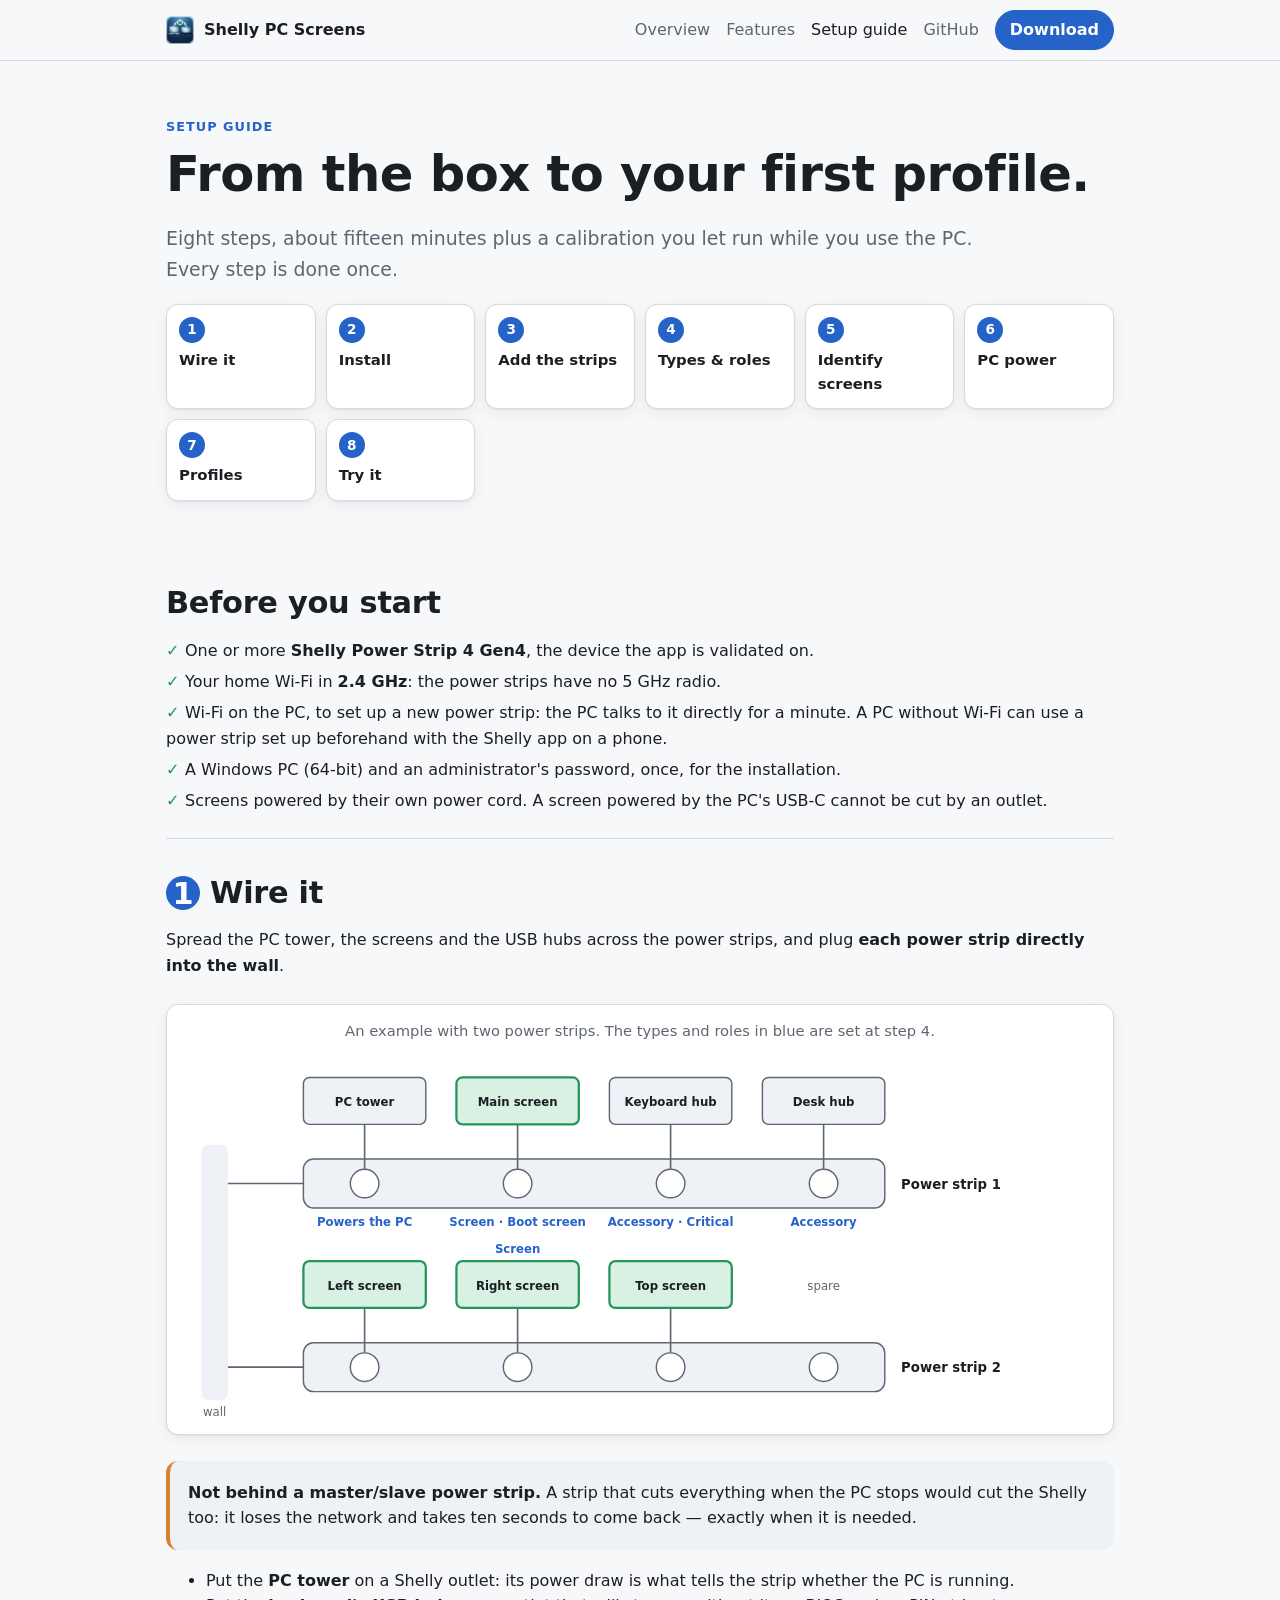
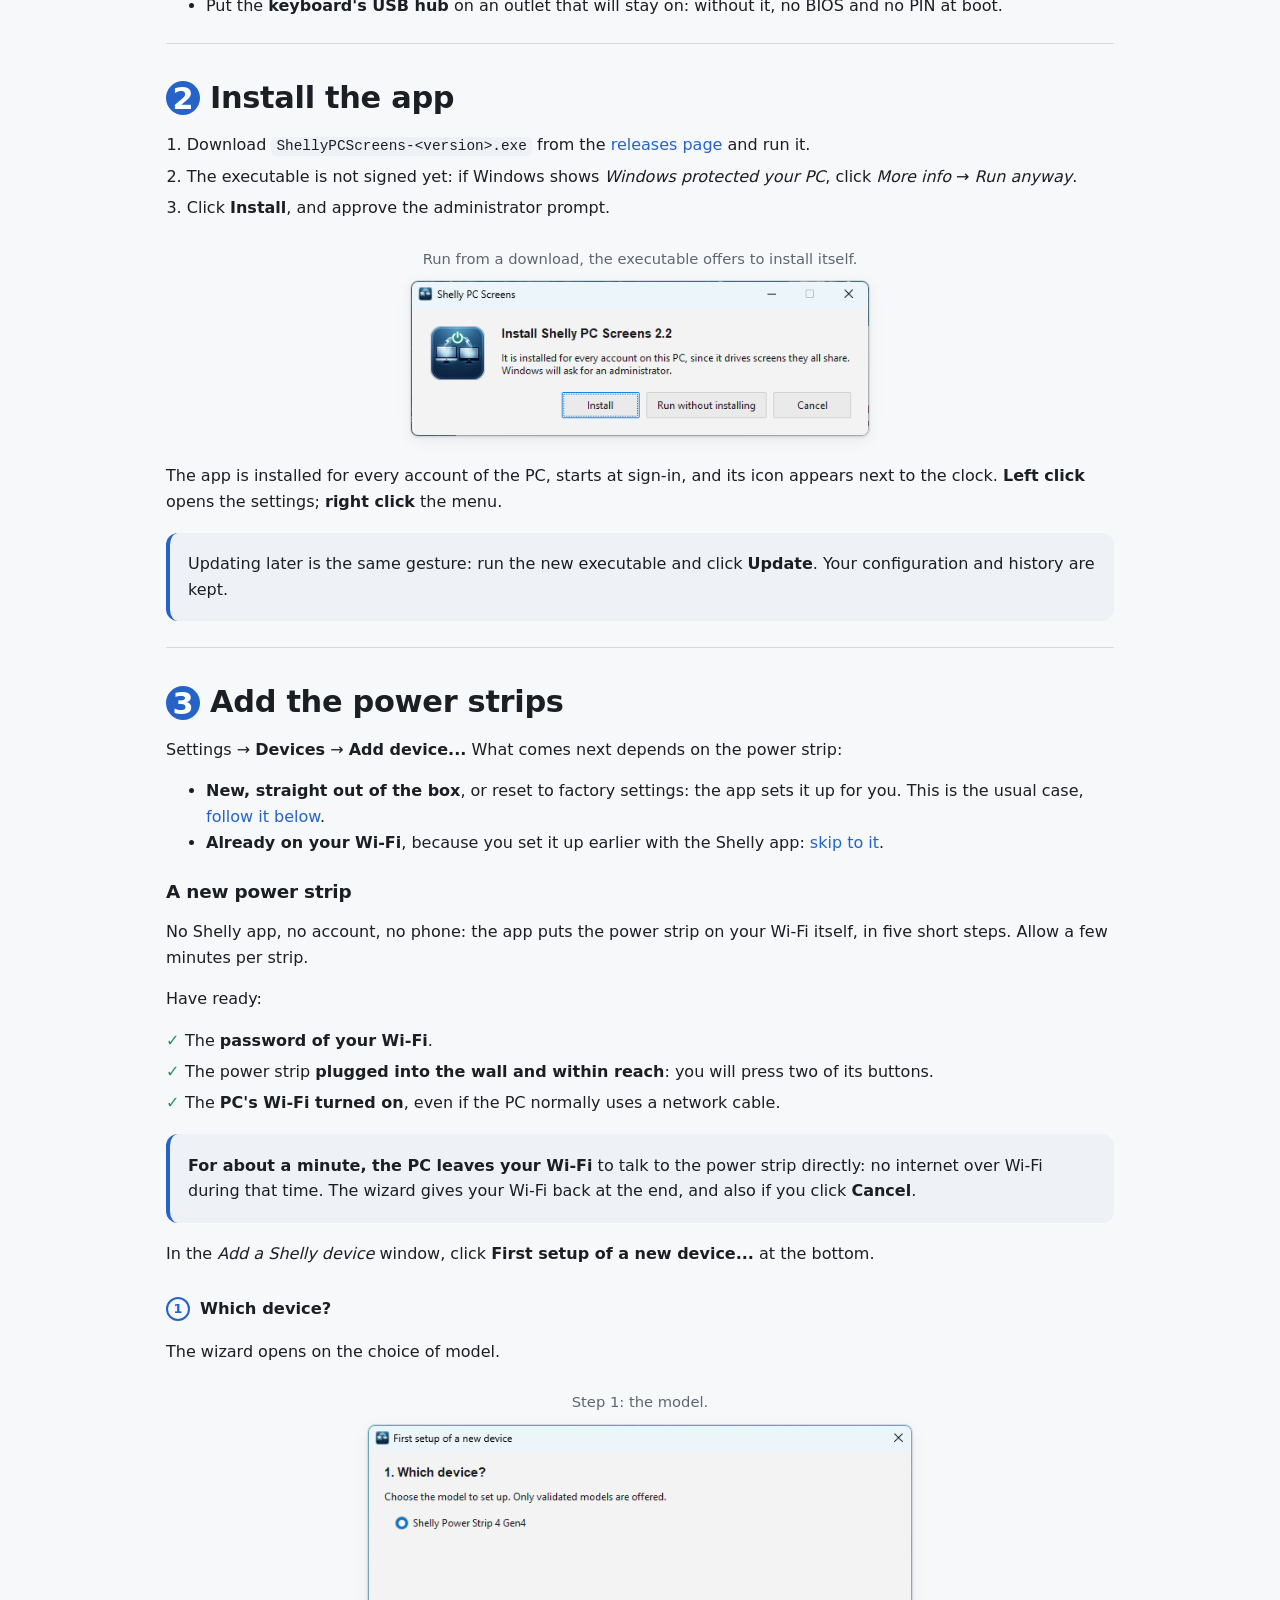
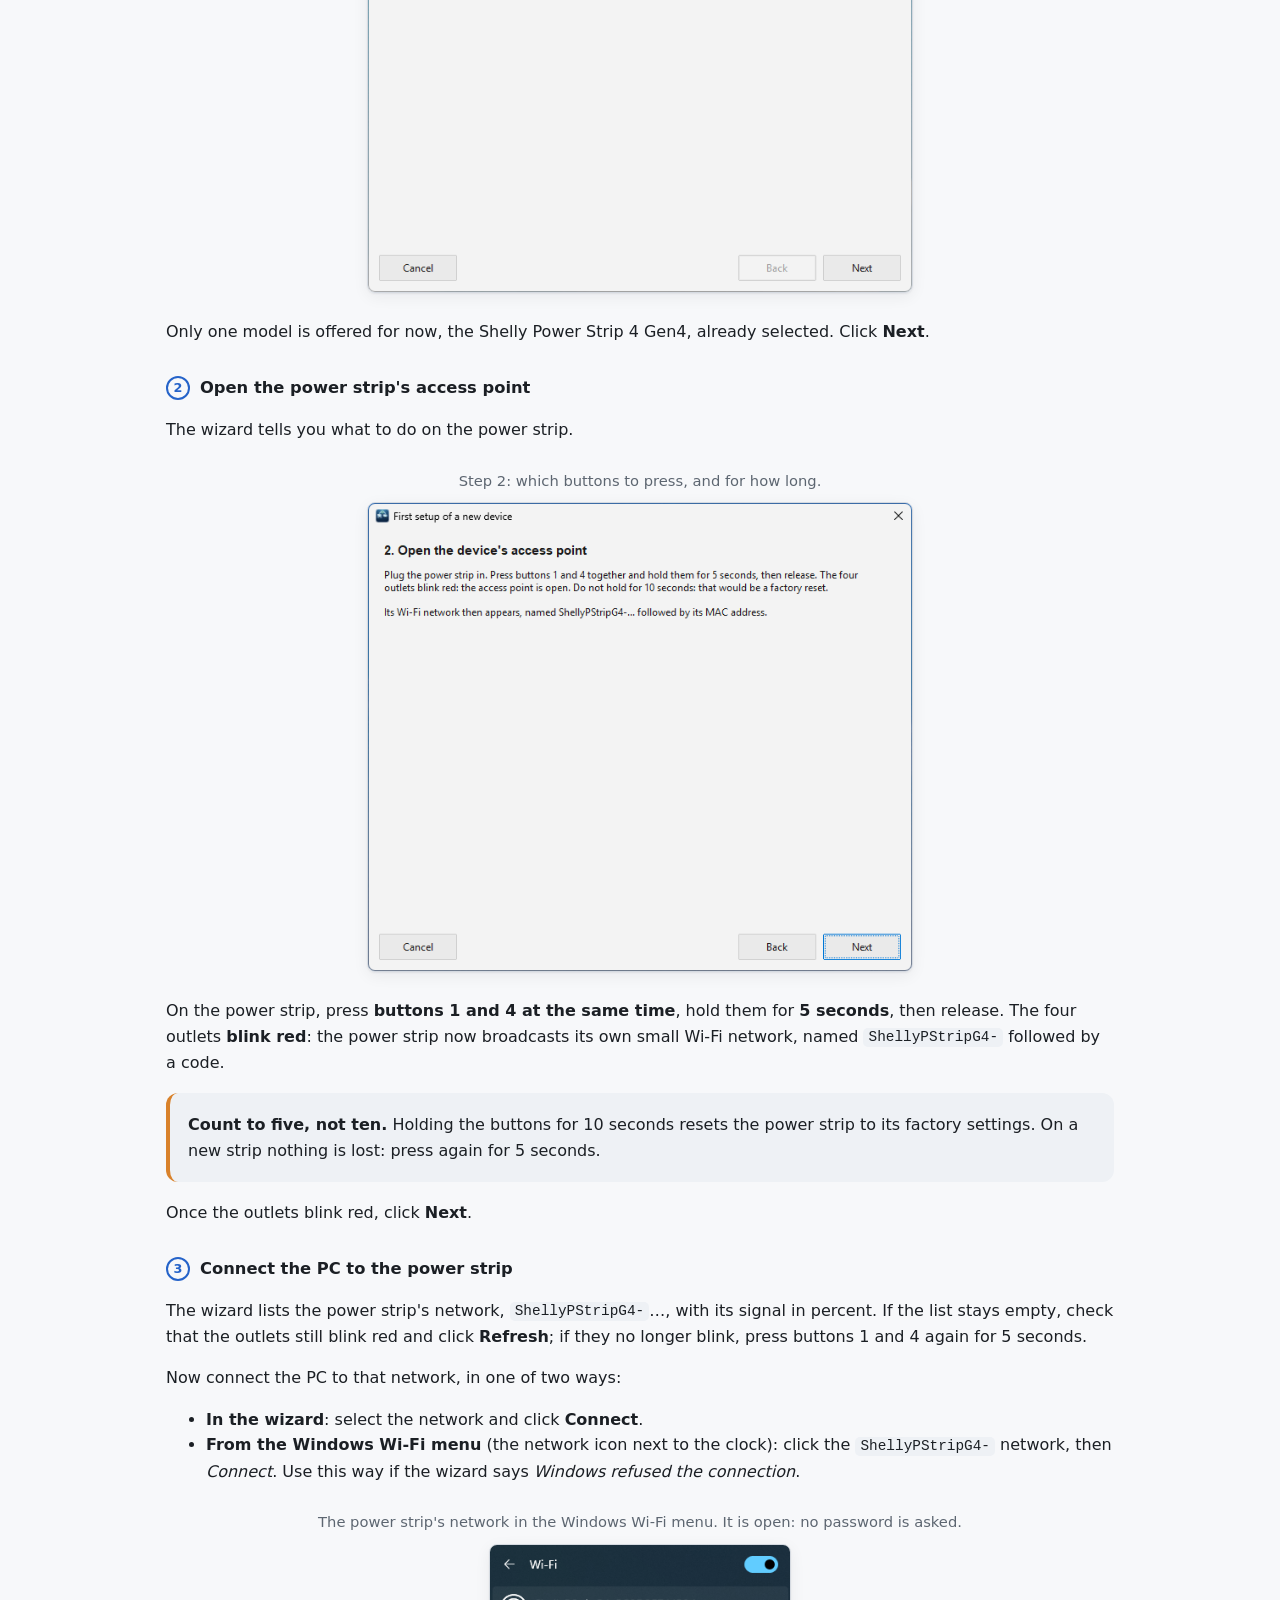
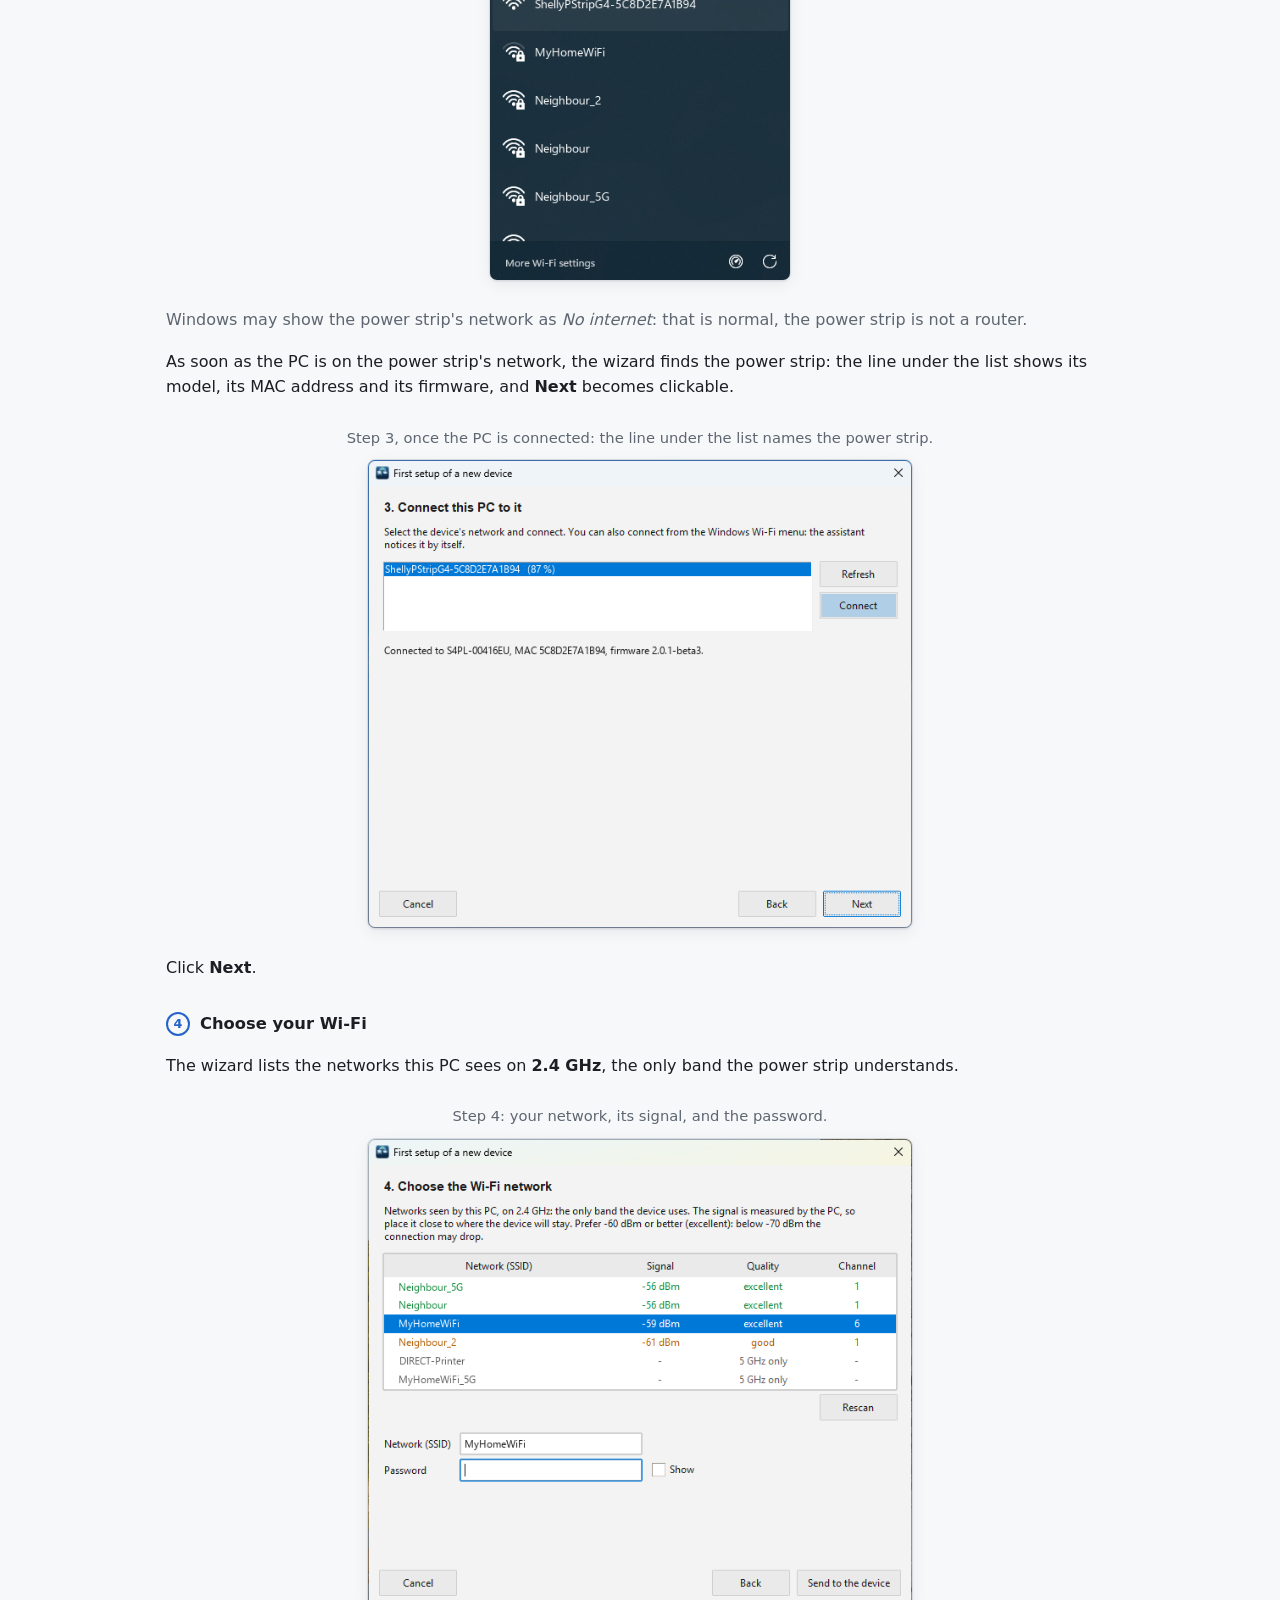
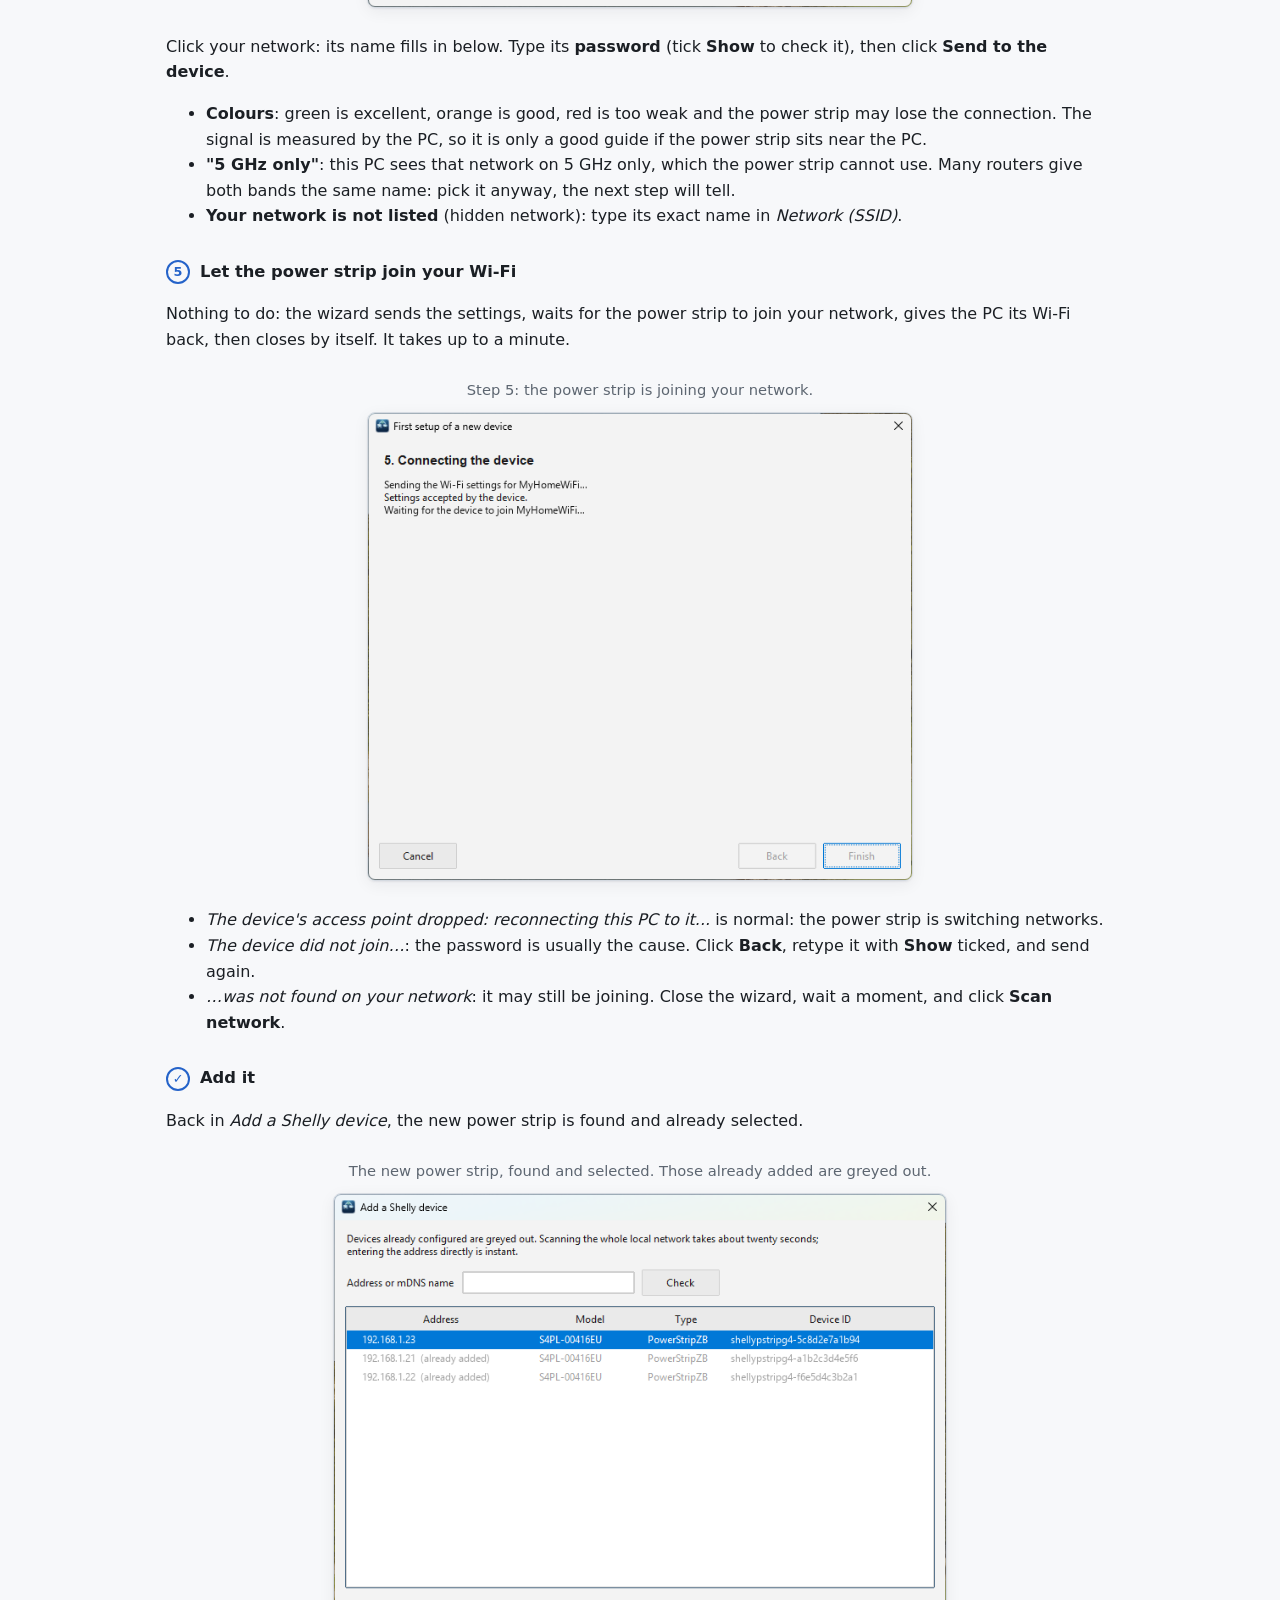
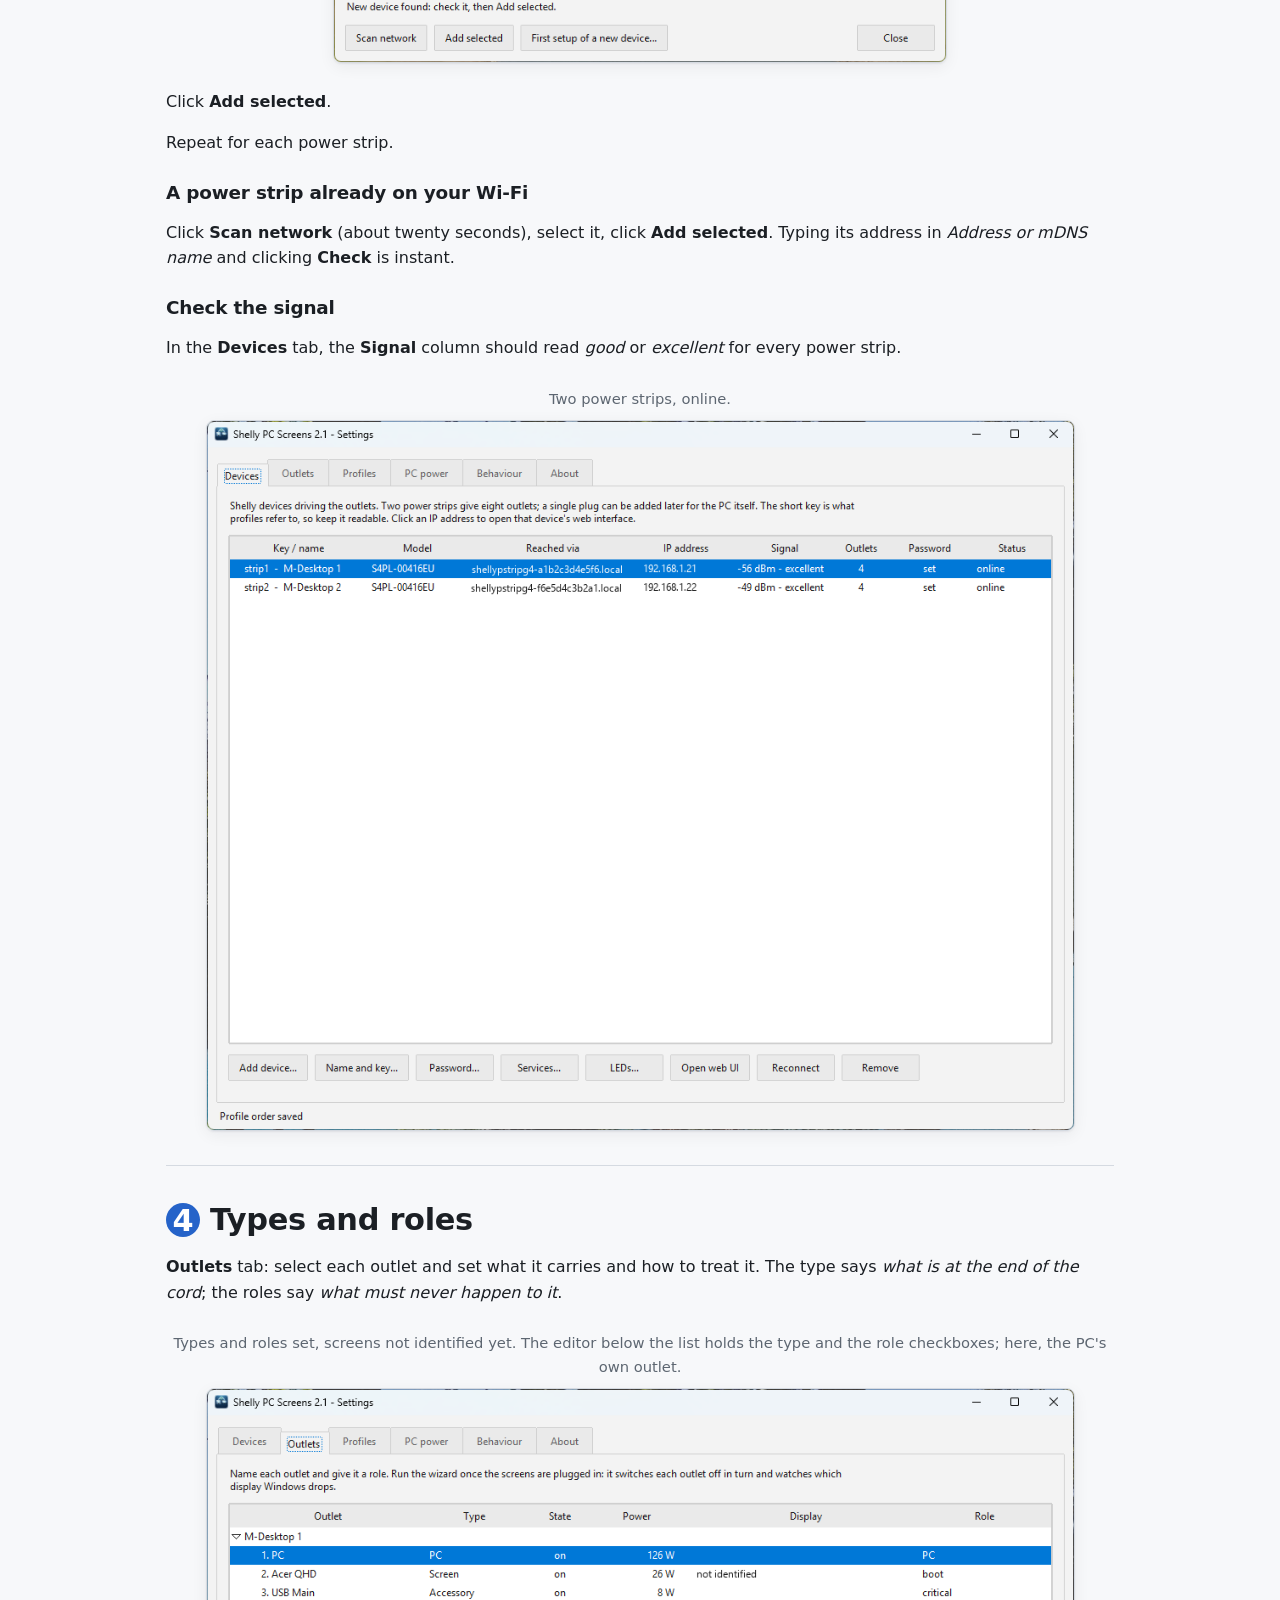
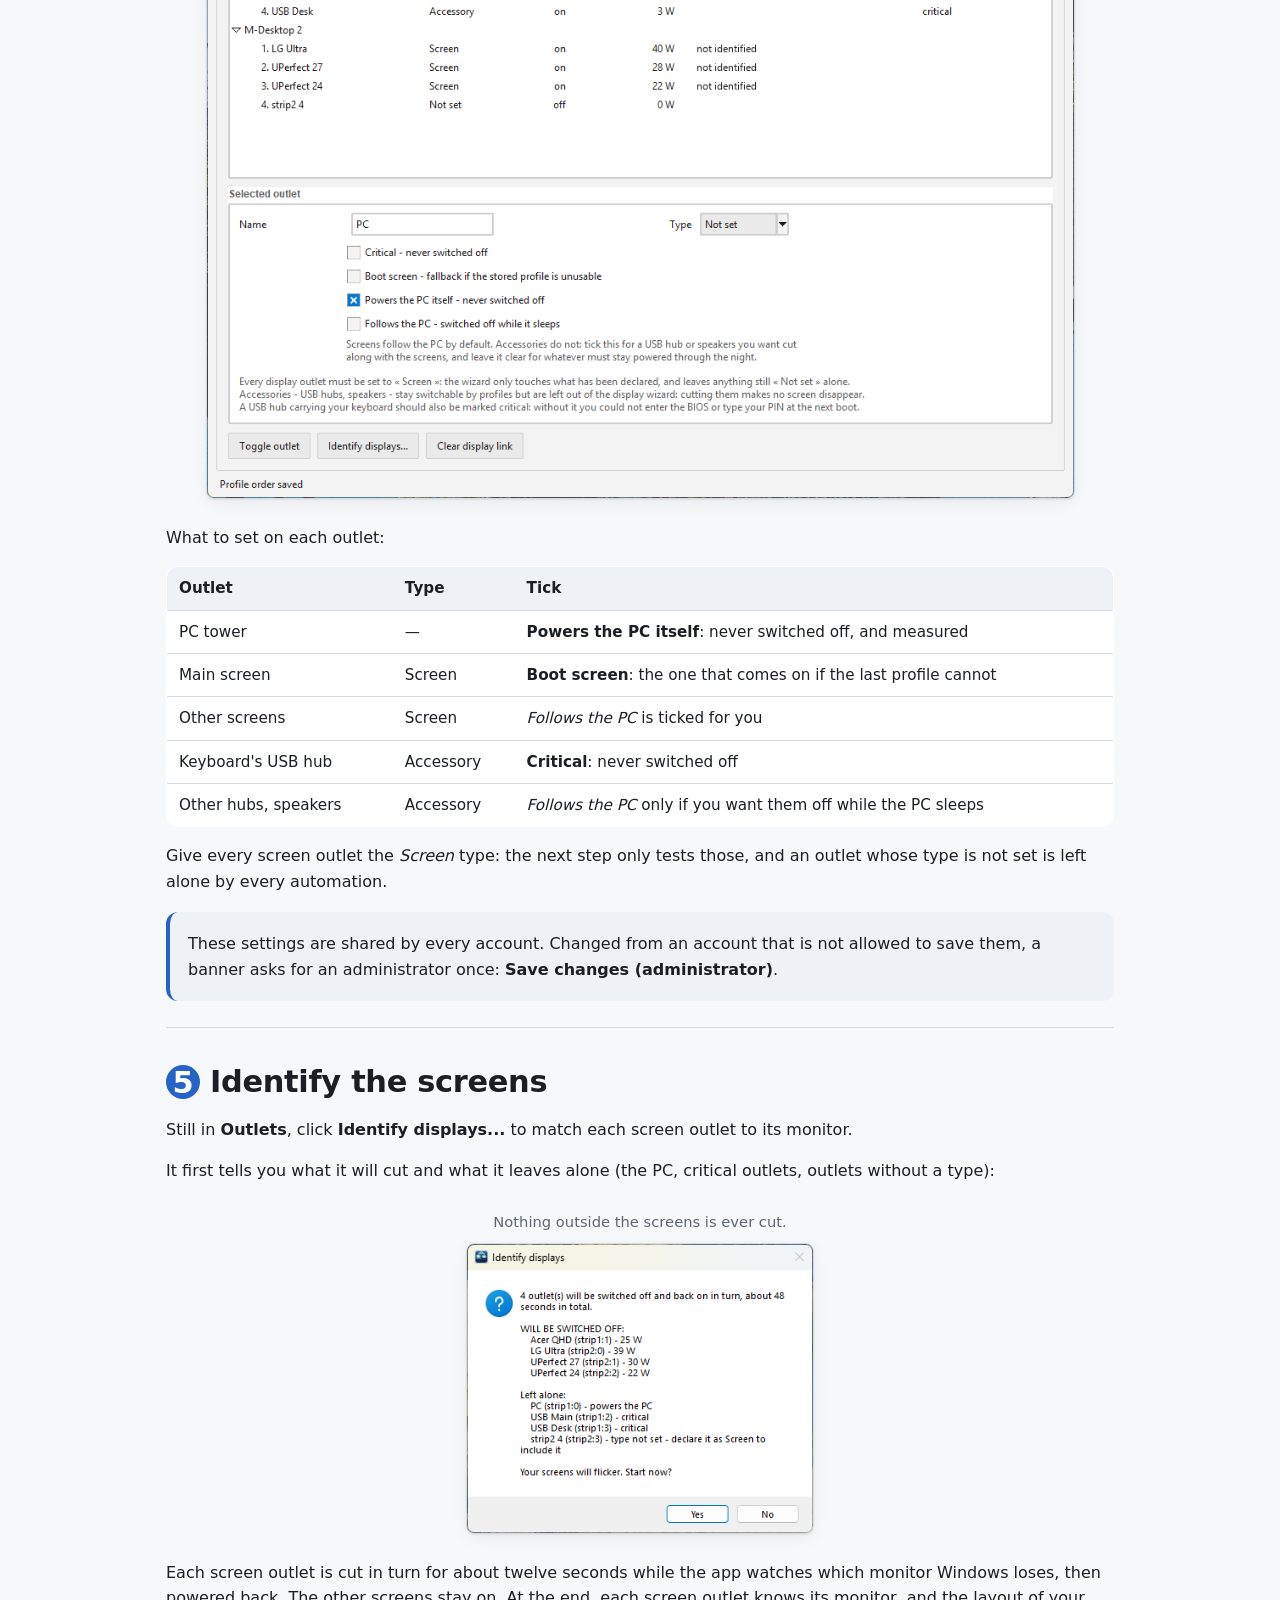
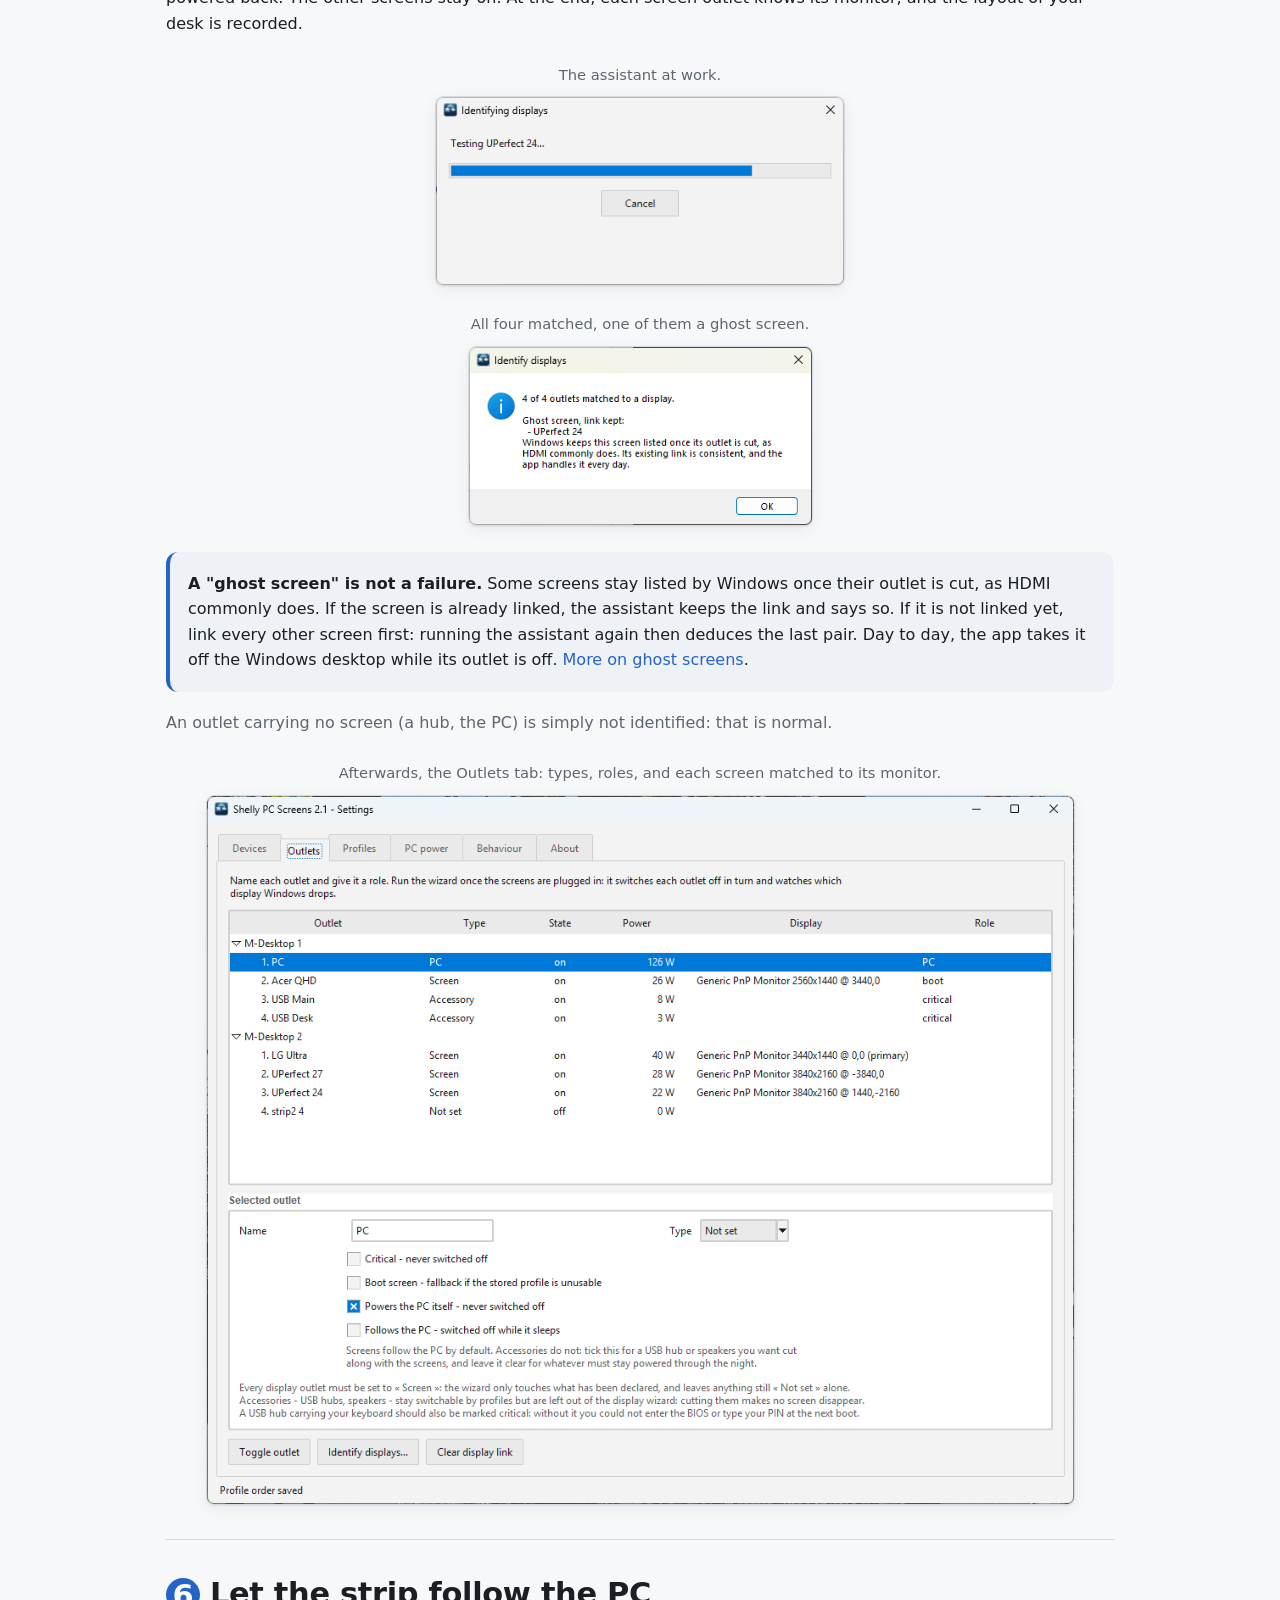
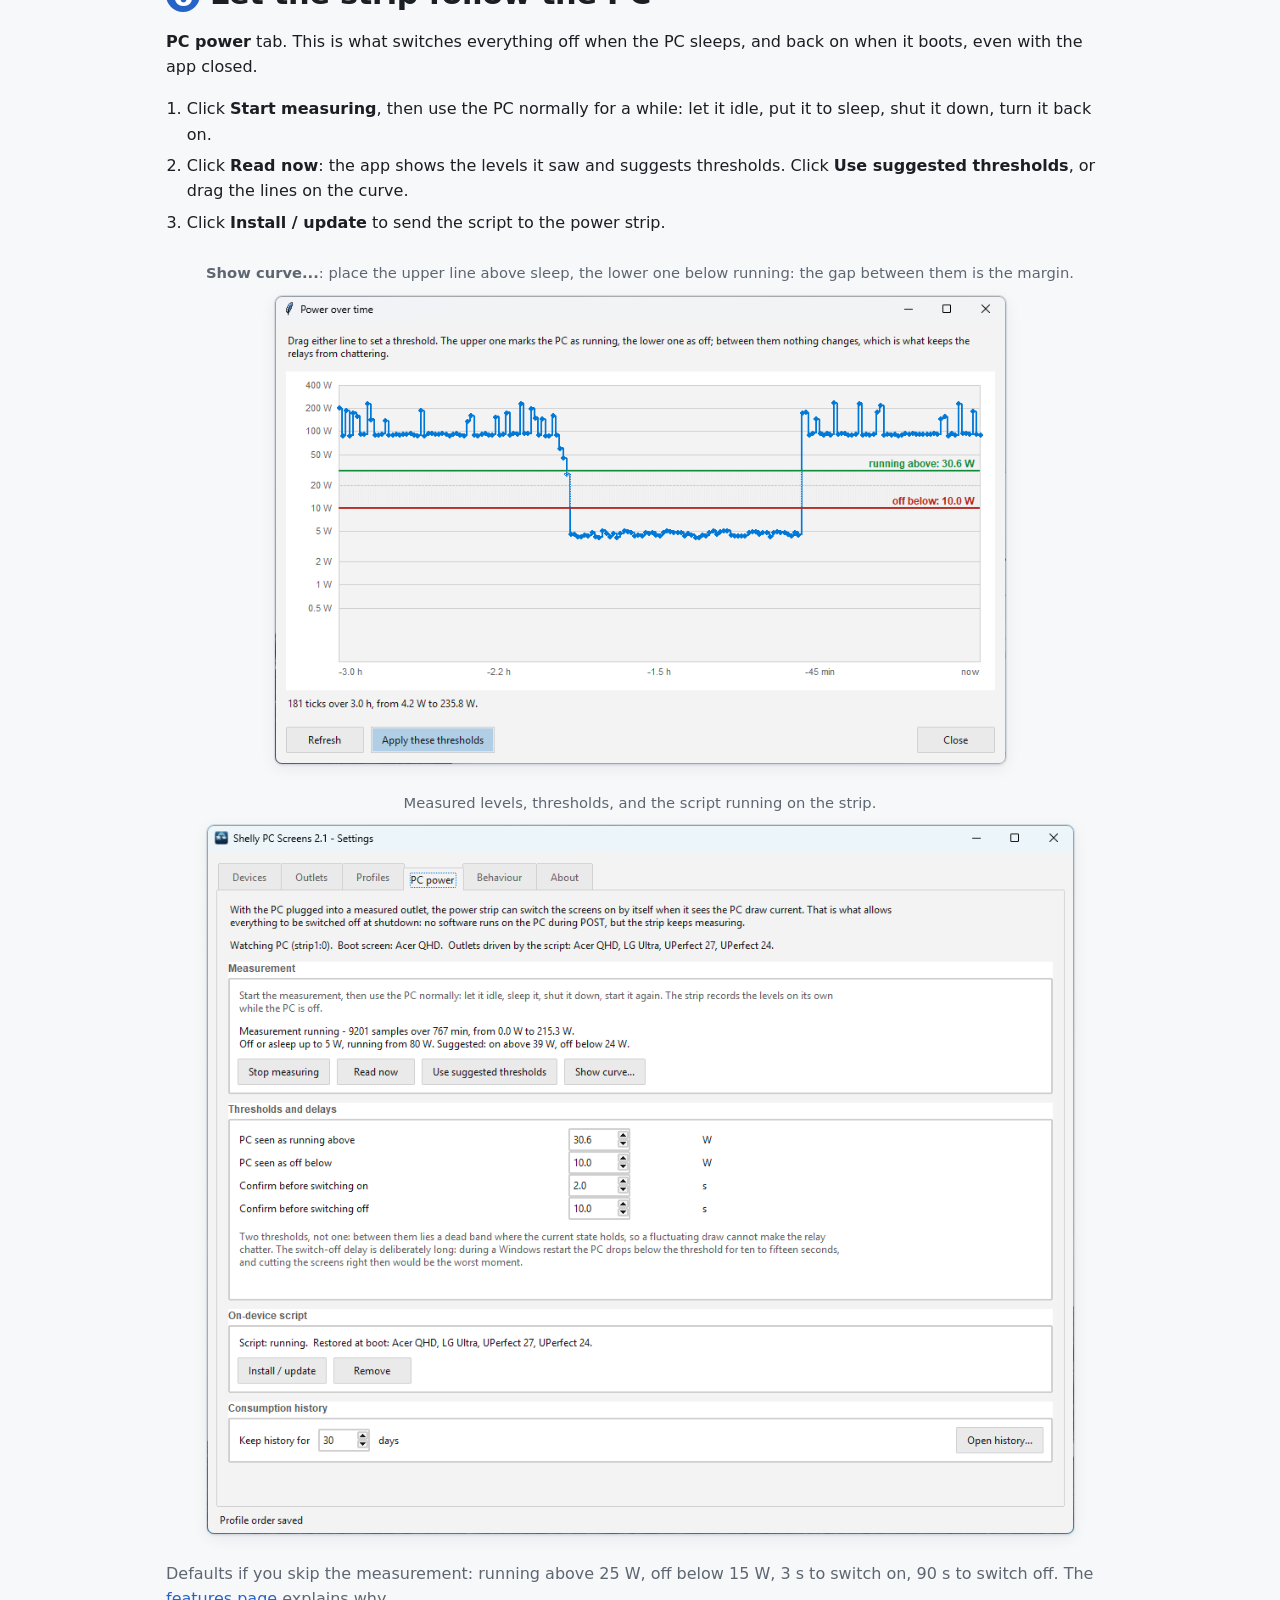
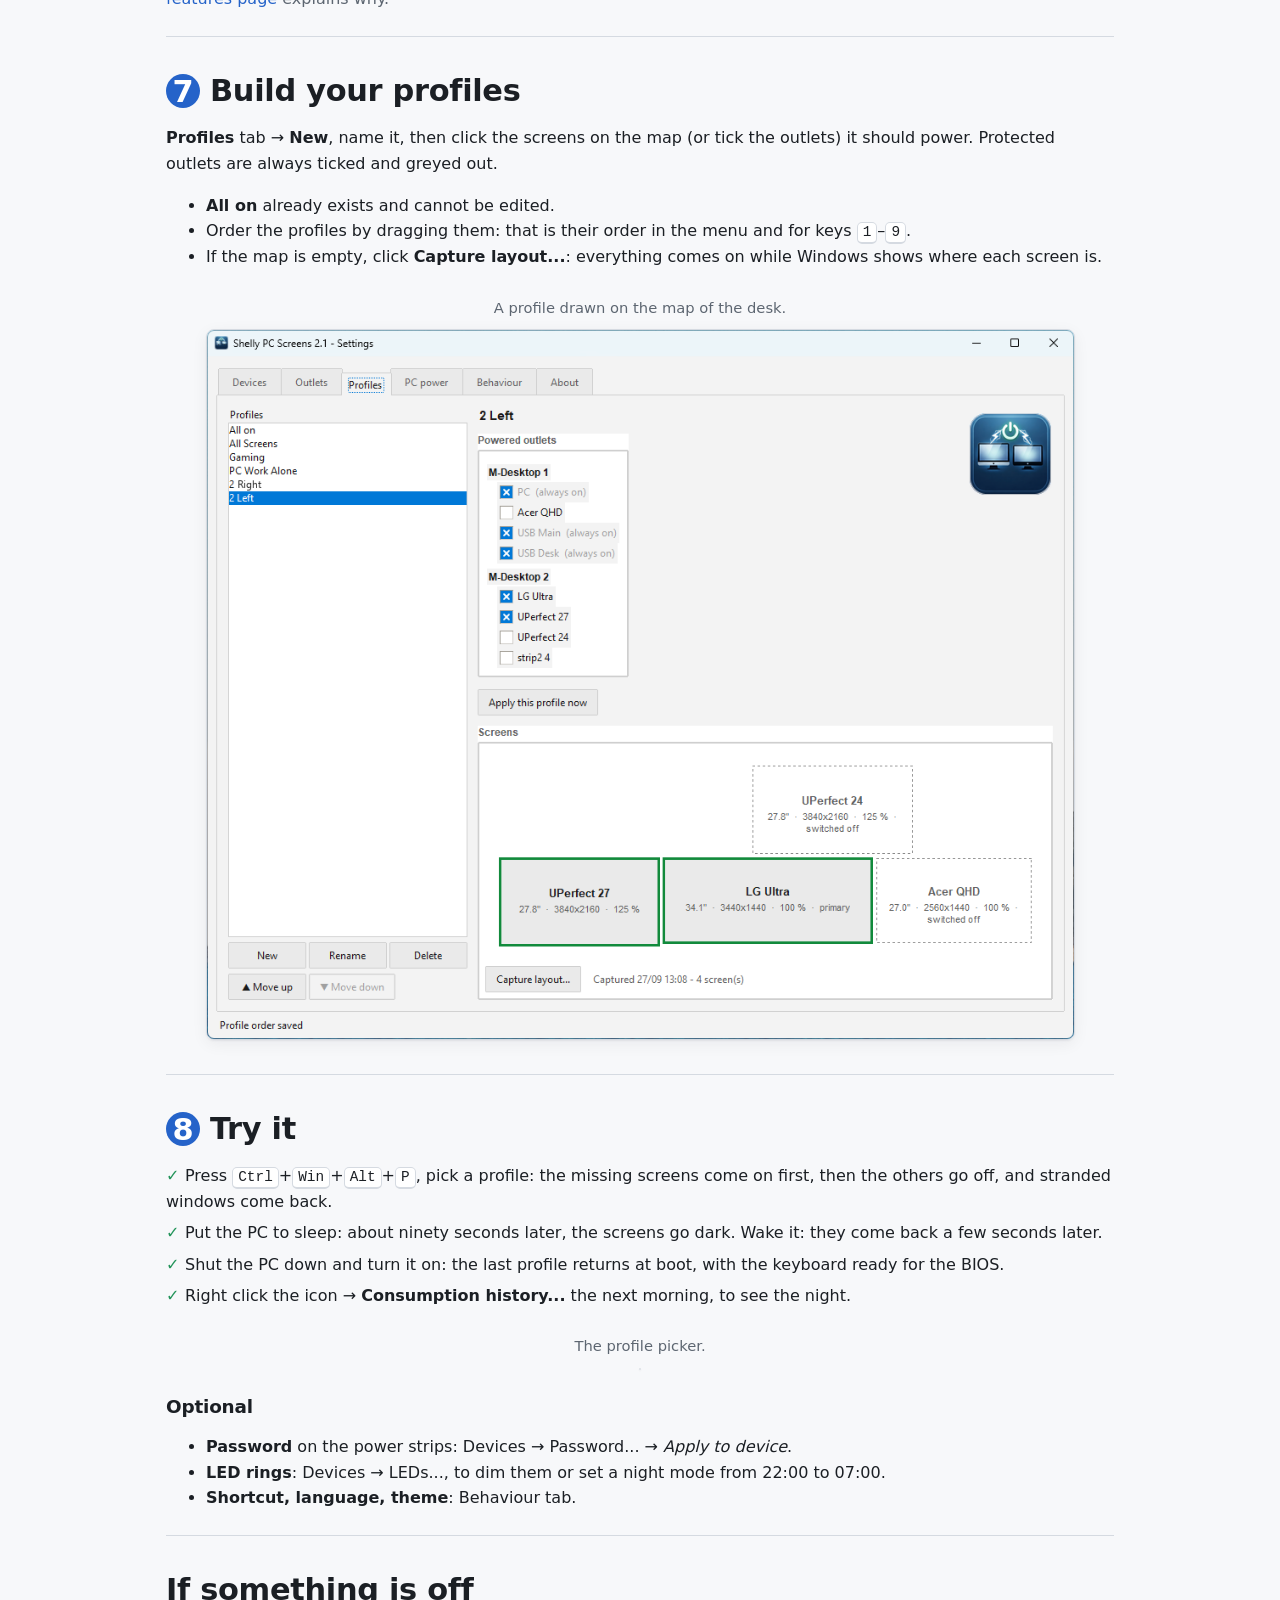
<file: docs/setup.html>
<!doctype html>
<html lang="en">
<head>
<meta charset="utf-8">
<meta name="viewport" content="width=device-width, initial-scale=1">
<title>Setup guide · Shelly PC Screens for multi-monitor PCs</title>
<meta name="description" content="Step-by-step setup for a dual, triple or quad monitor PC: wiring, Wi-Fi setup of the Shelly power strips, display identification, power detection and profiles.">
<link rel="canonical" href="https://jmmaupin.github.io/PC-Multi-Screens-Shelly/setup.html">
<meta property="og:type" content="website">
<meta property="og:site_name" content="Shelly PC Screens">
<meta property="og:title" content="Setup guide · Shelly PC Screens for multi-monitor PCs">
<meta property="og:description" content="Step-by-step setup for a dual, triple or quad monitor PC: wiring, Wi-Fi setup of the Shelly power strips, display identification, power detection and profiles.">
<meta property="og:url" content="https://jmmaupin.github.io/PC-Multi-Screens-Shelly/setup.html">
<meta property="og:image" content="https://jmmaupin.github.io/PC-Multi-Screens-Shelly/assets/og-image.png">
<meta property="og:image:width" content="1200">
<meta property="og:image:height" content="630">
<meta property="og:image:alt" content="Shelly PC Screens: the profile picker and the map of a four-monitor desk">
<meta name="twitter:card" content="summary_large_image">
<link rel="icon" href="assets/icon-32.png">
<link rel="stylesheet" href="assets/style.css">
</head>
<body>

<header class="site-header">
  <div class="inner">
    <a class="brand" href="index.html"><img src="assets/icon-32.png" alt="">Shelly PC Screens</a>
    <nav>
      <a href="index.html">Overview</a>
      <a href="features.html">Features</a>
      <a href="setup.html" aria-current="page">Setup guide</a>
      <a href="https://github.com/JMMaupin/PC-Multi-Screens-Shelly">GitHub</a>
      <a class="button" href="https://github.com/JMMaupin/PC-Multi-Screens-Shelly/releases/latest">Download</a>
    </nav>
  </div>
</header>

<main>

<div class="hero" style="grid-template-columns:1fr">
  <div>
    <p class="eyebrow">Setup guide</p>
    <h1>From the box to your first profile.</h1>
    <p class="lead">Eight steps, about fifteen minutes plus a calibration you let run while you use the PC. Every step is done once.</p>
    <ol class="roadmap">
      <li><a href="#wiring">Wire it</a></li>
      <li><a href="#install">Install</a></li>
      <li><a href="#strips">Add the strips</a></li>
      <li><a href="#roles">Types &amp; roles</a></li>
      <li><a href="#identify">Identify screens</a></li>
      <li><a href="#power">PC power</a></li>
      <li><a href="#profiles">Profiles</a></li>
      <li><a href="#try">Try it</a></li>
    </ol>
  </div>
</div>

<section>
  <h2>Before you start</h2>
  <ul class="check">
    <li>One or more <strong>Shelly Power Strip 4 Gen4</strong>, the device the app is validated on.</li>
    <li>Your home Wi-Fi in <strong>2.4 GHz</strong>: the power strips have no 5 GHz radio.</li>
    <li>Wi-Fi on the PC, to set up a new power strip: the PC talks to it directly for a minute. A PC without Wi-Fi can use a power strip set up beforehand with the Shelly app on a phone.</li>
    <li>A Windows PC (64-bit) and an administrator's password, once, for the installation.</li>
    <li>Screens powered by their own power cord. A screen powered by the PC's USB-C cannot be cut by an outlet.</li>
  </ul>
</section>

<section class="step" id="wiring">
  <h2><span class="step-number">1</span>Wire it</h2>
  <p>Spread the PC tower, the screens and the USB hubs across the power strips, and plug <strong>each power strip directly into the wall</strong>.</p>

  <figure class="diagram">
    <figcaption>An example with two power strips. The types and roles in blue are set at step 4.</figcaption>
    <svg viewBox="0 0 900 360" role="img" aria-labelledby="wiringTitle">
      <title id="wiringTitle">Two power strips plugged straight into the wall. The first powers the PC tower, the main screen, the keyboard's USB hub and a desk hub; the second powers three more screens. No master power strip in between.</title>
      <rect class="fill-soft" x="20" y="90" width="26" height="250" rx="6"/>
      <text x="33" y="356" text-anchor="middle" class="t-muted t-small">wall</text>
      <path class="line" d="M46 128H120M46 308H120"/>

      <rect class="box" x="120" y="104" width="570" height="48" rx="10"/>
      <text x="706" y="133" class="t-strong">Power strip 1</text>
      <g stroke="var(--muted)" stroke-width="1.4">
        <circle class="fill-surface" cx="180" cy="128" r="14"/>
        <circle class="fill-surface" cx="330" cy="128" r="14"/>
        <circle class="fill-surface" cx="480" cy="128" r="14"/>
        <circle class="fill-surface" cx="630" cy="128" r="14"/>
      </g>
      <path class="line" d="M180 70V114M330 70V114M480 70V114M630 70V114"/>
      <rect class="box" x="120" y="24" width="120" height="46" rx="6"/>
      <text x="180" y="52" text-anchor="middle" class="t-small t-strong">PC tower</text>
      <rect class="screen-on" x="270" y="24" width="120" height="46" rx="6"/>
      <text x="330" y="52" text-anchor="middle" class="t-small t-strong">Main screen</text>
      <rect class="box" x="420" y="24" width="120" height="46" rx="6"/>
      <text x="480" y="52" text-anchor="middle" class="t-small t-strong">Keyboard hub</text>
      <rect class="box" x="570" y="24" width="120" height="46" rx="6"/>
      <text x="630" y="52" text-anchor="middle" class="t-small t-strong">Desk hub</text>
      <text x="180" y="170" text-anchor="middle" class="t-small t-accent">Powers the PC</text>
      <text x="330" y="170" text-anchor="middle" class="t-small t-accent">Screen · Boot screen</text>
      <text x="480" y="170" text-anchor="middle" class="t-small t-accent">Accessory · Critical</text>
      <text x="630" y="170" text-anchor="middle" class="t-small t-accent">Accessory</text>

      <rect class="box" x="120" y="284" width="570" height="48" rx="10"/>
      <text x="706" y="313" class="t-strong">Power strip 2</text>
      <g stroke="var(--muted)" stroke-width="1.4">
        <circle class="fill-surface" cx="180" cy="308" r="14"/>
        <circle class="fill-surface" cx="330" cy="308" r="14"/>
        <circle class="fill-surface" cx="480" cy="308" r="14"/>
        <circle class="fill-surface" cx="630" cy="308" r="14"/>
      </g>
      <path class="line" d="M180 250V294M330 250V294M480 250V294"/>
      <rect class="screen-on" x="120" y="204" width="120" height="46" rx="6"/>
      <text x="180" y="232" text-anchor="middle" class="t-small t-strong">Left screen</text>
      <rect class="screen-on" x="270" y="204" width="120" height="46" rx="6"/>
      <text x="330" y="232" text-anchor="middle" class="t-small t-strong">Right screen</text>
      <rect class="screen-on" x="420" y="204" width="120" height="46" rx="6"/>
      <text x="480" y="232" text-anchor="middle" class="t-small t-strong">Top screen</text>
      <text x="630" y="232" text-anchor="middle" class="t-muted t-small">spare</text>
      <text x="330" y="196" text-anchor="middle" class="t-small t-accent">Screen</text>
    </svg>
  </figure>

  <div class="callout warn">
    <p><strong>Not behind a master/slave power strip.</strong> A strip that cuts everything when the PC stops would cut the Shelly too: it loses the network and takes ten seconds to come back — exactly when it is needed.</p>
  </div>
  <ul>
    <li>Put the <strong>PC tower</strong> on a Shelly outlet: its power draw is what tells the strip whether the PC is running.</li>
    <li>Put the <strong>keyboard's USB hub</strong> on an outlet that will stay on: without it, no BIOS and no PIN at boot.</li>
  </ul>
</section>

<section class="step" id="install">
  <h2><span class="step-number">2</span>Install the app</h2>
  <ol class="do">
    <li>Download <code>ShellyPCScreens-&lt;version&gt;.exe</code> from the <a href="https://github.com/JMMaupin/PC-Multi-Screens-Shelly/releases/latest">releases page</a> and run it.</li>
    <li>The executable is not signed yet: if Windows shows <em>Windows protected your PC</em>, click <em>More info</em> → <em>Run anyway</em>.</li>
    <li>Click <strong>Install</strong>, and approve the administrator prompt.</li>
  </ol>
  <figure class="shot">
    <figcaption>Run from a download, the executable offers to install itself.</figcaption>
    <img src="screenshots/setup-install.png" alt="The installation dialog offering Install or Run without installing" loading="lazy" onerror="this.parentElement.classList.add('missing')">
    <div class="placeholder"><strong>Screenshot to come</strong><code>screenshots/setup-install.png</code></div>
  </figure>
  <p>The app is installed for every account of the PC, starts at sign-in, and its icon appears next to the clock. <strong>Left click</strong> opens the settings; <strong>right click</strong> the menu.</p>
  <div class="callout">
    <p>Updating later is the same gesture: run the new executable and click <strong>Update</strong>. Your configuration and history are kept.</p>
  </div>
</section>

<section class="step" id="strips">
  <h2><span class="step-number">3</span>Add the power strips</h2>
  <p>Settings → <strong>Devices</strong> → <strong>Add device...</strong> What comes next depends on the power strip:</p>
  <ul>
    <li><strong>New, straight out of the box</strong>, or reset to factory settings: the app sets it up for you. This is the usual case, <a href="#strips-new">follow it below</a>.</li>
    <li><strong>Already on your Wi-Fi</strong>, because you set it up earlier with the Shelly app: <a href="#strips-existing">skip to it</a>.</li>
  </ul>

  <h3 id="strips-new">A new power strip</h3>
  <p>No Shelly app, no account, no phone: the app puts the power strip on your Wi-Fi itself, in five short steps. Allow a few minutes per strip.</p>
  <p>Have ready:</p>
  <ul class="check">
    <li>The <strong>password of your Wi-Fi</strong>.</li>
    <li>The power strip <strong>plugged into the wall and within reach</strong>: you will press two of its buttons.</li>
    <li>The <strong>PC's Wi-Fi turned on</strong>, even if the PC normally uses a network cable.</li>
  </ul>
  <div class="callout">
    <p><strong>For about a minute, the PC leaves your Wi-Fi</strong> to talk to the power strip directly: no internet over Wi-Fi during that time. The wizard gives your Wi-Fi back at the end, and also if you click <strong>Cancel</strong>.</p>
  </div>
  <p>In the <em>Add a Shelly device</em> window, click <strong>First setup of a new device...</strong> at the bottom.</p>

  <h4 class="substep"><span class="substep-number">1</span>Which device?</h4>
  <p>The wizard opens on the choice of model.</p>
  <figure class="shot">
    <figcaption>Step 1: the model.</figcaption>
    <img src="screenshots/first-setup-model.png" alt="First setup wizard, step 1: Shelly Power Strip 4 Gen4 selected" loading="lazy" onerror="this.parentElement.classList.add('missing')">
    <div class="placeholder"><strong>Screenshot to come</strong><code>screenshots/first-setup-model.png</code></div>
  </figure>
  <p>Only one model is offered for now, the Shelly Power Strip 4 Gen4, already selected. Click <strong>Next</strong>.</p>

  <h4 class="substep"><span class="substep-number">2</span>Open the power strip's access point</h4>
  <p>The wizard tells you what to do on the power strip.</p>
  <figure class="shot">
    <figcaption>Step 2: which buttons to press, and for how long.</figcaption>
    <img src="screenshots/first-setup-access-point.png" alt="First setup wizard, step 2: press buttons 1 and 4 together for 5 seconds until the four outlets blink red" loading="lazy" onerror="this.parentElement.classList.add('missing')">
    <div class="placeholder"><strong>Screenshot to come</strong><code>screenshots/first-setup-access-point.png</code></div>
  </figure>
  <p>On the power strip, press <strong>buttons 1 and 4 at the same time</strong>, hold them for <strong>5 seconds</strong>, then release. The four outlets <strong>blink red</strong>: the power strip now broadcasts its own small Wi-Fi network, named <code>ShellyPStripG4-</code> followed by a code.</p>
  <div class="callout warn">
    <p><strong>Count to five, not ten.</strong> Holding the buttons for 10 seconds resets the power strip to its factory settings. On a new strip nothing is lost: press again for 5 seconds.</p>
  </div>
  <p>Once the outlets blink red, click <strong>Next</strong>.</p>

  <h4 class="substep"><span class="substep-number">3</span>Connect the PC to the power strip</h4>
  <p>The wizard lists the power strip's network, <code>ShellyPStripG4-</code>…, with its signal in percent. If the list stays empty, check that the outlets still blink red and click <strong>Refresh</strong>; if they no longer blink, press buttons 1 and 4 again for 5 seconds.</p>
  <p>Now connect the PC to that network, in one of two ways:</p>
  <ul>
    <li><strong>In the wizard</strong>: select the network and click <strong>Connect</strong>.</li>
    <li><strong>From the Windows Wi-Fi menu</strong> (the network icon next to the clock): click the <code>ShellyPStripG4-</code> network, then <em>Connect</em>. Use this way if the wizard says <em>Windows refused the connection</em>.</li>
  </ul>
  <figure class="shot">
    <figcaption>The power strip's network in the Windows Wi-Fi menu. It is open: no password is asked.</figcaption>
    <img src="screenshots/windows-wifi-menu.png" alt="Windows Wi-Fi menu listing the power strip's network ShellyPStripG4 at the top, above the home networks" loading="lazy" onerror="this.parentElement.classList.add('missing')">
    <div class="placeholder"><strong>Screenshot to come</strong><code>screenshots/windows-wifi-menu.png</code></div>
  </figure>
  <p class="muted">Windows may show the power strip's network as <em>No internet</em>: that is normal, the power strip is not a router.</p>
  <p>As soon as the PC is on the power strip's network, the wizard finds the power strip: the line under the list shows its model, its MAC address and its firmware, and <strong>Next</strong> becomes clickable.</p>
  <figure class="shot">
    <figcaption>Step 3, once the PC is connected: the line under the list names the power strip.</figcaption>
    <img src="screenshots/first-setup-connect.png" alt="First setup wizard, step 3: the power strip's network selected, and the line Connected to S4PL-00416EU with its MAC address and firmware" loading="lazy" onerror="this.parentElement.classList.add('missing')">
    <div class="placeholder"><strong>Screenshot to come</strong><code>screenshots/first-setup-connect.png</code></div>
  </figure>
  <p>Click <strong>Next</strong>.</p>

  <h4 class="substep"><span class="substep-number">4</span>Choose your Wi-Fi</h4>
  <p>The wizard lists the networks this PC sees on <strong>2.4 GHz</strong>, the only band the power strip understands.</p>
  <figure class="shot">
    <figcaption>Step 4: your network, its signal, and the password.</figcaption>
    <img src="screenshots/first-setup-wizard.png" alt="First setup wizard, step 4: choosing the home Wi-Fi network with signal quality" loading="lazy" onerror="this.parentElement.classList.add('missing')">
    <div class="placeholder"><strong>Screenshot to come</strong><code>screenshots/first-setup-wizard.png</code></div>
  </figure>
  <p>Click your network: its name fills in below. Type its <strong>password</strong> (tick <strong>Show</strong> to check it), then click <strong>Send to the device</strong>.</p>
  <ul>
    <li><strong>Colours</strong>: green is excellent, orange is good, red is too weak and the power strip may lose the connection. The signal is measured by the PC, so it is only a good guide if the power strip sits near the PC.</li>
    <li><strong>"5 GHz only"</strong>: this PC sees that network on 5 GHz only, which the power strip cannot use. Many routers give both bands the same name: pick it anyway, the next step will tell.</li>
    <li><strong>Your network is not listed</strong> (hidden network): type its exact name in <em>Network (SSID)</em>.</li>
  </ul>

  <h4 class="substep"><span class="substep-number">5</span>Let the power strip join your Wi-Fi</h4>
  <p>Nothing to do: the wizard sends the settings, waits for the power strip to join your network, gives the PC its Wi-Fi back, then closes by itself. It takes up to a minute.</p>
  <figure class="shot">
    <figcaption>Step 5: the power strip is joining your network.</figcaption>
    <img src="screenshots/first-setup-send.png" alt="First setup wizard, step 5: Wi-Fi settings sent and accepted, waiting for the device to join the network" loading="lazy" onerror="this.parentElement.classList.add('missing')">
    <div class="placeholder"><strong>Screenshot to come</strong><code>screenshots/first-setup-send.png</code></div>
  </figure>
  <ul>
    <li><em>The device's access point dropped: reconnecting this PC to it...</em> is normal: the power strip is switching networks.</li>
    <li><em>The device did not join…</em>: the password is usually the cause. Click <strong>Back</strong>, retype it with <strong>Show</strong> ticked, and send again.</li>
    <li><em>…was not found on your network</em>: it may still be joining. Close the wizard, wait a moment, and click <strong>Scan network</strong>.</li>
  </ul>

  <h4 class="substep"><span class="substep-number">✓</span>Add it</h4>
  <p>Back in <em>Add a Shelly device</em>, the new power strip is found and already selected.</p>
  <figure class="shot">
    <figcaption>The new power strip, found and selected. Those already added are greyed out.</figcaption>
    <img src="screenshots/add-device-found.png" alt="Add a Shelly device window: the new power strip selected at the top, two power strips already added greyed out, and the message New device found: check it, then Add selected" loading="lazy" onerror="this.parentElement.classList.add('missing')">
    <div class="placeholder"><strong>Screenshot to come</strong><code>screenshots/add-device-found.png</code></div>
  </figure>
  <p>Click <strong>Add selected</strong>.</p>
  <p>Repeat for each power strip.</p>

  <h3 id="strips-existing">A power strip already on your Wi-Fi</h3>
  <p>Click <strong>Scan network</strong> (about twenty seconds), select it, click <strong>Add selected</strong>. Typing its address in <em>Address or mDNS name</em> and clicking <strong>Check</strong> is instant.</p>

  <h3>Check the signal</h3>
  <p>In the <strong>Devices</strong> tab, the <strong>Signal</strong> column should read <em>good</em> or <em>excellent</em> for every power strip.</p>
  <figure class="shot">
    <figcaption>Two power strips, online.</figcaption>
    <img src="screenshots/devices-tab.png" alt="Devices tab listing two power strips online" loading="lazy" onerror="this.parentElement.classList.add('missing')">
    <div class="placeholder"><strong>Screenshot to come</strong><code>screenshots/devices-tab.png</code></div>
  </figure>
</section>

<section class="step" id="roles">
  <h2><span class="step-number">4</span>Types and roles</h2>
  <p><strong>Outlets</strong> tab: select each outlet and set what it carries and how to treat it. The type says <em>what is at the end of the cord</em>; the roles say <em>what must never happen to it</em>.</p>
  <figure class="shot">
    <figcaption>Types and roles set, screens not identified yet. The editor below the list holds the type and the role checkboxes; here, the PC's own outlet.</figcaption>
    <img src="screenshots/outlet-roles.png" alt="Outlets tab before identification: each outlet with its type and role, the four screens shown as not identified, and the editor of the PC's outlet with Powers the PC itself ticked" loading="lazy" onerror="this.parentElement.classList.add('missing')">
    <div class="placeholder"><strong>Screenshot to come</strong><code>screenshots/outlet-roles.png</code></div>
  </figure>
  <p>What to set on each outlet:</p>
  <div class="table-wrap"><table>
    <tr><th>Outlet</th><th>Type</th><th>Tick</th></tr>
    <tr><td>PC tower</td><td>—</td><td><strong>Powers the PC itself</strong>: never switched off, and measured</td></tr>
    <tr><td>Main screen</td><td>Screen</td><td><strong>Boot screen</strong>: the one that comes on if the last profile cannot</td></tr>
    <tr><td>Other screens</td><td>Screen</td><td><em>Follows the PC</em> is ticked for you</td></tr>
    <tr><td>Keyboard's USB hub</td><td>Accessory</td><td><strong>Critical</strong>: never switched off</td></tr>
    <tr><td>Other hubs, speakers</td><td>Accessory</td><td><em>Follows the PC</em> only if you want them off while the PC sleeps</td></tr>
  </table></div>
  <p>Give every screen outlet the <em>Screen</em> type: the next step only tests those, and an outlet whose type is not set is left alone by every automation.</p>
  <div class="callout">
    <p>These settings are shared by every account. Changed from an account that is not allowed to save them, a banner asks for an administrator once: <strong>Save changes (administrator)</strong>.</p>
  </div>
</section>

<section class="step" id="identify">
  <h2><span class="step-number">5</span>Identify the screens</h2>
  <p>Still in <strong>Outlets</strong>, click <strong>Identify displays...</strong> to match each screen outlet to its monitor.</p>
  <p>It first tells you what it will cut and what it leaves alone (the PC, critical outlets, outlets without a type):</p>
  <figure class="shot">
    <figcaption>Nothing outside the screens is ever cut.</figcaption>
    <img src="screenshots/identify-confirm.png" alt="Identify displays confirmation: four screen outlets will be switched off in turn; the PC, critical hubs and an unset outlet are left alone" loading="lazy" onerror="this.parentElement.classList.add('missing')">
    <div class="placeholder"><strong>Screenshot to come</strong><code>screenshots/identify-confirm.png</code></div>
  </figure>
  <p>Each screen outlet is cut in turn for about twelve seconds while the app watches which monitor Windows loses, then powered back. The other screens stay on. At the end, each screen outlet knows its monitor, and the layout of your desk is recorded.</p>
  <figure class="shot">
    <figcaption>The assistant at work.</figcaption>
    <img src="screenshots/identify-displays.png" alt="Identify displays assistant testing outlets one by one" loading="lazy" onerror="this.parentElement.classList.add('missing')">
    <div class="placeholder"><strong>Screenshot to come</strong><code>screenshots/identify-displays.png</code></div>
  </figure>
  <figure class="shot">
    <figcaption>All four matched, one of them a ghost screen.</figcaption>
    <img src="screenshots/identify-result.png" alt="Identify displays result: 4 of 4 outlets matched, one ghost screen whose link is kept" loading="lazy" onerror="this.parentElement.classList.add('missing')">
    <div class="placeholder"><strong>Screenshot to come</strong><code>screenshots/identify-result.png</code></div>
  </figure>
  <div class="callout">
    <p><strong>A "ghost screen" is not a failure.</strong> Some screens stay listed by Windows once their outlet is cut, as HDMI commonly does. If the screen is already linked, the assistant keeps the link and says so. If it is not linked yet, link every other screen first: running the assistant again then deduces the last pair. Day to day, the app takes it off the Windows desktop while its outlet is off. <a href="features.html#ghosts">More on ghost screens</a>.</p>
  </div>
  <p class="muted">An outlet carrying no screen (a hub, the PC) is simply not identified: that is normal.</p>
  <figure class="shot">
    <figcaption>Afterwards, the Outlets tab: types, roles, and each screen matched to its monitor.</figcaption>
    <img src="screenshots/outlets-tab.png" alt="Outlets tab with types and roles set" loading="lazy" onerror="this.parentElement.classList.add('missing')">
    <div class="placeholder"><strong>Screenshot to come</strong><code>screenshots/outlets-tab.png</code></div>
  </figure>
</section>

<section class="step" id="power">
  <h2><span class="step-number">6</span>Let the strip follow the PC</h2>
  <p><strong>PC power</strong> tab. This is what switches everything off when the PC sleeps, and back on when it boots, even with the app closed.</p>
  <ol class="do">
    <li>Click <strong>Start measuring</strong>, then use the PC normally for a while: let it idle, put it to sleep, shut it down, turn it back on.</li>
    <li>Click <strong>Read now</strong>: the app shows the levels it saw and suggests thresholds. Click <strong>Use suggested thresholds</strong>, or drag the lines on the curve.</li>
    <li>Click <strong>Install / update</strong> to send the script to the power strip.</li>
  </ol>
  <figure class="shot">
    <figcaption><strong>Show curve...</strong>: place the upper line above sleep, the lower one below running: the gap between them is the margin.</figcaption>
    <img src="screenshots/power-chart.png" alt="Power over time window with the running and off threshold lines" loading="lazy" onerror="this.parentElement.classList.add('missing')">
    <div class="placeholder"><strong>Screenshot to come</strong><code>screenshots/power-chart.png</code></div>
  </figure>
  <figure class="shot">
    <figcaption>Measured levels, thresholds, and the script running on the strip.</figcaption>
    <img src="screenshots/pc-power-tab.png" alt="PC power tab with measured levels and suggested thresholds" loading="lazy" onerror="this.parentElement.classList.add('missing')">
    <div class="placeholder"><strong>Screenshot to come</strong><code>screenshots/pc-power-tab.png</code></div>
  </figure>
  <p class="muted">Defaults if you skip the measurement: running above 25 W, off below 15 W, 3 s to switch on, 90 s to switch off. The <a href="features.html#sleep">features page</a> explains why.</p>
</section>

<section class="step" id="profiles">
  <h2><span class="step-number">7</span>Build your profiles</h2>
  <p><strong>Profiles</strong> tab → <strong>New</strong>, name it, then click the screens on the map (or tick the outlets) it should power. Protected outlets are always ticked and greyed out.</p>
  <ul>
    <li><strong>All on</strong> already exists and cannot be edited.</li>
    <li>Order the profiles by dragging them: that is their order in the menu and for keys <kbd>1</kbd>–<kbd>9</kbd>.</li>
    <li>If the map is empty, click <strong>Capture layout...</strong>: everything comes on while Windows shows where each screen is.</li>
  </ul>
  <figure class="shot">
    <figcaption>A profile drawn on the map of the desk.</figcaption>
    <img src="screenshots/profiles-tab.png" alt="Profiles tab with a profile selected on the screen map" loading="lazy" onerror="this.parentElement.classList.add('missing')">
    <div class="placeholder"><strong>Screenshot to come</strong><code>screenshots/profiles-tab.png</code></div>
  </figure>
</section>

<section class="step" id="try">
  <h2><span class="step-number">8</span>Try it</h2>
  <ul class="check">
    <li>Press <kbd>Ctrl</kbd>+<kbd>Win</kbd>+<kbd>Alt</kbd>+<kbd>P</kbd>, pick a profile: the missing screens come on first, then the others go off, and stranded windows come back.</li>
    <li>Put the PC to sleep: about ninety seconds later, the screens go dark. Wake it: they come back a few seconds later.</li>
    <li>Shut the PC down and turn it on: the last profile returns at boot, with the keyboard ready for the BIOS.</li>
    <li>Right click the icon → <strong>Consumption history...</strong> the next morning, to see the night.</li>
  </ul>
  <figure class="shot">
    <figcaption>The profile picker.</figcaption>
    <img src="screenshots/profile-picker.png" alt="The profile picker" loading="lazy" onerror="this.parentElement.classList.add('missing')">
    <div class="placeholder"><strong>Screenshot to come</strong><code>screenshots/profile-picker.png</code></div>
  </figure>

  <h3>Optional</h3>
  <ul>
    <li><strong>Password</strong> on the power strips: Devices → Password... → <em>Apply to device</em>.</li>
    <li><strong>LED rings</strong>: Devices → LEDs..., to dim them or set a night mode from 22:00 to 07:00.</li>
    <li><strong>Shortcut, language, theme</strong>: Behaviour tab.</li>
  </ul>
</section>

<section>
  <h2>If something is off</h2>
  <div class="table-wrap"><table>
    <tr><th>You see</th><th>Check</th></tr>
    <tr><td>Red dot on the icon</td><td>No power strip answers: their power, and the Wi-Fi. Menu → <em>Reconnect</em>.</td></tr>
    <tr><td>Orange dot</td><td>One strip is missing or refuses its password: Devices tab.</td></tr>
    <tr><td>Blue dot, profiles refused</td><td>Another account's session is on the screen and drives the strips. Switch to it.</td></tr>
    <tr><td>Screens off while the PC runs</td><td>The off threshold is too high: measure again in <em>PC power</em>.</td></tr>
    <tr><td>Nothing at boot</td><td>An outlet must carry <em>Boot screen</em>, and the script must be installed.</td></tr>
    <tr><td>No keyboard in the BIOS</td><td>Its USB hub must be <em>Critical</em>.</td></tr>
    <tr><td>A screen stays black once its outlet is back on</td><td>A ghost screen taken off the desktop while the app was not running to put it back: <kbd>Win</kbd>+<kbd>P</kbd> → <em>Extend</em>.</td></tr>
  </table></div>
  <p>Everything the app does is in its log: right click the icon → <strong>Open log file</strong>. More in the <a href="https://github.com/JMMaupin/PC-Multi-Screens-Shelly#readme">full documentation</a>.</p>
</section>

</main>

<footer class="site-footer">
  <div class="inner">
    <span>Shelly PC Screens, by JMMaupin</span>
    <span><a href="index.html">Overview</a> · <a href="features.html">Features</a> · <a href="https://github.com/JMMaupin/PC-Multi-Screens-Shelly">Source code</a></span>
  </div>
</footer>

<script src="assets/site.js"></script>
</body>
</html>
</file>
<file: docs/assets/style.css>
/* Shelly PC Screens — site styles. Light and dark follow the system. */

:root {
  --bg: #f7f8fa;
  --surface: #ffffff;
  --surface-2: #eef1f5;
  --ink: #1b1f24;
  --muted: #5d6671;
  --line: #d5dae1;
  --accent: #2563c9;
  --accent-ink: #ffffff;
  --on: #23945a;
  --on-soft: #d8f1e3;
  --off: #9aa1a9;
  --warn: #d9822b;
  --danger: #cf4b3f;
  --passive: #4f86d9;
  --code-bg: #eef1f5;
  --shadow: 0 1px 2px rgba(16, 24, 40, .06), 0 4px 16px rgba(16, 24, 40, .06);
  --radius: 12px;
  --max: 980px;
  color-scheme: light;
}

@media (prefers-color-scheme: dark) {
  :root {
    --bg: #111418;
    --surface: #1a1e24;
    --surface-2: #232830;
    --ink: #e8ebef;
    --muted: #9aa4af;
    --line: #353c46;
    --accent: #6ea2ff;
    --accent-ink: #0d1117;
    --on: #45c37f;
    --on-soft: #173a28;
    --off: #6f7780;
    --warn: #f0a24f;
    --danger: #ef6f63;
    --passive: #7aa7f0;
    --code-bg: #232830;
    --shadow: 0 1px 2px rgba(0, 0, 0, .3), 0 4px 16px rgba(0, 0, 0, .25);
    color-scheme: dark;
  }
}

* { box-sizing: border-box; }

html { scroll-behavior: smooth; }

body {
  margin: 0;
  background: var(--bg);
  color: var(--ink);
  font: 16px/1.6 "Segoe UI", system-ui, -apple-system, "Helvetica Neue", Arial, sans-serif;
  -webkit-text-size-adjust: 100%;
}

a { color: var(--accent); text-decoration: none; }
a:hover { text-decoration: underline; }

code, kbd {
  font-family: "Cascadia Mono", Consolas, ui-monospace, monospace;
  font-size: .9em;
  background: var(--code-bg);
  border-radius: 5px;
  padding: .1em .35em;
}
kbd {
  border: 1px solid var(--line);
  border-bottom-width: 2px;
  background: var(--surface);
}

/* ------------------------------------------------------------- header */

.site-header {
  position: sticky;
  top: 0;
  z-index: 10;
  background: color-mix(in srgb, var(--bg) 88%, transparent);
  backdrop-filter: saturate(1.4) blur(8px);
  border-bottom: 1px solid var(--line);
}
.site-header .inner {
  max-width: var(--max);
  margin: 0 auto;
  padding: 10px 16px;
  display: flex;
  align-items: center;
  gap: 18px;
  flex-wrap: wrap;
}
.brand {
  display: flex;
  align-items: center;
  gap: 10px;
  font-weight: 650;
  color: var(--ink);
}
.brand img { width: 28px; height: 28px; }
.site-header nav {
  display: flex;
  gap: 16px;
  margin-left: auto;
  flex-wrap: wrap;
  align-items: center;
}
.site-header nav a { color: var(--muted); font-weight: 500; }
.site-header nav a[aria-current="page"] { color: var(--ink); }
/* The Download button sits in the nav: without this, the grey of the nav
   links wins over the button's own text colour, grey on blue. */
.site-header nav a.button { color: var(--accent-ink); font-weight: 600; }

.button {
  display: inline-block;
  padding: 10px 18px;
  border-radius: 999px;
  font-weight: 600;
  background: var(--accent);
  color: var(--accent-ink);
  border: 1px solid var(--accent);
}
.button:hover { text-decoration: none; filter: brightness(1.08); }
.button.ghost {
  background: transparent;
  color: var(--accent);
}
.site-header .button { padding: 6px 14px; }

/* --------------------------------------------------------------- page */

main {
  max-width: var(--max);
  margin: 0 auto;
  padding: 0 16px 64px;
}

section { padding: 36px 0 8px; }
section + section { border-top: 1px solid var(--line); }

h1, h2, h3 { line-height: 1.2; letter-spacing: -.01em; }
h1 { font-size: clamp(2rem, 5vw, 3.1rem); margin: 0 0 16px; }
h2 { font-size: clamp(1.45rem, 3vw, 1.9rem); margin: 0 0 14px; }
h3 { font-size: 1.15rem; margin: 26px 0 8px; }

.lead { font-size: 1.18rem; color: var(--muted); max-width: 44em; }
.muted { color: var(--muted); }
.eyebrow {
  text-transform: uppercase;
  letter-spacing: .08em;
  font-size: .8rem;
  font-weight: 650;
  color: var(--accent);
  margin: 0 0 8px;
}

.hero {
  padding: 56px 0 28px;
  display: grid;
  grid-template-columns: 1fr auto;
  gap: 32px;
  align-items: center;
}
.hero img.logo { width: 140px; height: 140px; }
.hero .actions { display: flex; gap: 12px; flex-wrap: wrap; margin-top: 22px; }
@media (max-width: 680px) {
  .hero { grid-template-columns: 1fr; padding-top: 32px; }
  .hero img.logo { width: 84px; height: 84px; order: -1; }
}

/* -------------------------------------------------------------- cards */

.grid {
  display: grid;
  gap: 16px;
  grid-template-columns: repeat(auto-fit, minmax(240px, 1fr));
  margin: 18px 0;
}
.card {
  background: var(--surface);
  border: 1px solid var(--line);
  border-radius: var(--radius);
  padding: 18px 20px;
  box-shadow: var(--shadow);
}
.card h3 { margin-top: 0; }
.card p:last-child { margin-bottom: 0; }
.card .tag {
  display: inline-block;
  font-size: .78rem;
  font-weight: 650;
  color: var(--accent);
  margin-bottom: 6px;
}

.pain { border-left: 4px solid var(--warn); }

.callout {
  background: var(--surface-2);
  border-radius: var(--radius);
  padding: 14px 18px;
  margin: 18px 0;
  border-left: 4px solid var(--accent);
}
.callout.warn { border-left-color: var(--warn); }
.callout.ok { border-left-color: var(--on); }
.callout p { margin: .3em 0; }

/* ------------------------------------------------------------ figures */

figure { margin: 26px 0; }
/* The caption comes first: one knows what a picture shows before seeing it,
   rather than after scrolling past it. */
figcaption {
  color: var(--muted);
  font-size: .92rem;
  margin: 0 0 10px;
  text-align: center;
}

.diagram {
  background: var(--surface);
  border: 1px solid var(--line);
  border-radius: var(--radius);
  padding: 14px;
  box-shadow: var(--shadow);
}
.diagram svg { width: 100%; height: auto; display: block; }

/* Diagram vocabulary: every drawing uses these, so both themes work. */
svg text { fill: var(--ink); font-family: inherit; font-size: 13px; }
svg .t-muted { fill: var(--muted); }
svg .t-small { font-size: 11.5px; }
svg .t-strong { font-weight: 650; }
svg .t-on { fill: var(--on); font-weight: 650; }
svg .t-accent { fill: var(--accent); font-weight: 650; }
svg .t-warn { fill: var(--warn); font-weight: 650; }
svg .line { stroke: var(--muted); stroke-width: 1.6; fill: none; }
svg .line-soft { stroke: var(--line); stroke-width: 1.4; fill: none; }
svg .dash { stroke-dasharray: 5 4; }
svg .box { fill: var(--surface-2); stroke: var(--muted); stroke-width: 1.4; }
svg .box-plain { fill: var(--surface); stroke: var(--line); stroke-width: 1.4; }
svg .screen-on { fill: var(--on-soft); stroke: var(--on); stroke-width: 2.2; }
svg .screen-off { fill: none; stroke: var(--off); stroke-width: 1.6; stroke-dasharray: 5 4; }
svg .stroke-on { stroke: var(--on); stroke-width: 3; fill: none; }
svg .stroke-accent { stroke: var(--accent); stroke-width: 2; fill: none; }
svg .stroke-warn { stroke: var(--warn); stroke-width: 1.6; fill: none; }
svg .fill-on { fill: var(--on); }
svg .fill-off { fill: var(--off); }
svg .fill-warn { fill: var(--warn); }
svg .fill-danger { fill: var(--danger); }
svg .fill-passive { fill: var(--passive); }
svg .fill-accent { fill: var(--accent); }
svg .fill-surface { fill: var(--surface); }
svg .fill-soft { fill: var(--surface-2); }
svg .fill-bg { fill: var(--bg); }

/* -------------------------------------------------------- screenshots */

/* Screenshots keep their own proportions: site.js sets each one to the
   same fraction of its real size, so the app reads at one size everywhere.
   They are never enlarged; on a narrow screen they shrink to fit. */
.shot img {
  width: auto;
  max-width: 100%;
  height: auto;
  display: block;
  margin: 0 auto;
  border-radius: 8px;
  border: 1px solid var(--line);
  box-shadow: var(--shadow);
}
.shot .placeholder { display: none; }
.shot.missing img { display: none; }
.shot.missing .placeholder {
  display: flex;
  flex-direction: column;
  align-items: center;
  justify-content: center;
  gap: 4px;
  min-height: 150px;
  border: 2px dashed var(--line);
  border-radius: var(--radius);
  color: var(--muted);
  background: var(--surface-2);
  text-align: center;
  padding: 18px;
  font-size: .92rem;
}
.shot.missing .placeholder code { background: transparent; }

/* ------------------------------------------------------------- tables */

.table-wrap { overflow-x: auto; margin: 16px 0; }
table {
  border-collapse: collapse;
  width: 100%;
  font-size: .95rem;
  background: var(--surface);
  border-radius: var(--radius);
  overflow: hidden;
  border: 1px solid var(--line);
}
th, td { text-align: left; padding: 9px 12px; border-bottom: 1px solid var(--line); vertical-align: top; }
th { background: var(--surface-2); font-weight: 650; }
tr:last-child td { border-bottom: none; }

/* -------------------------------------------------------------- steps */

.roadmap {
  list-style: none;
  padding: 0;
  margin: 20px 0;
  display: grid;
  gap: 10px;
  grid-template-columns: repeat(auto-fit, minmax(128px, 1fr));
  counter-reset: step;
}
.roadmap li {
  counter-increment: step;
  background: var(--surface);
  border: 1px solid var(--line);
  border-radius: var(--radius);
  padding: 12px;
  font-weight: 600;
  font-size: .93rem;
  box-shadow: var(--shadow);
}
.roadmap li a { color: var(--ink); }
.roadmap li::before {
  content: counter(step);
  display: grid;
  place-items: center;
  width: 26px;
  height: 26px;
  border-radius: 50%;
  background: var(--accent);
  color: var(--accent-ink);
  font-size: .85rem;
  margin-bottom: 6px;
}

.step { position: relative; }
.step-number {
  display: inline-grid;
  place-items: center;
  width: 34px;
  height: 34px;
  border-radius: 50%;
  background: var(--accent);
  color: var(--accent-ink);
  font-weight: 700;
  margin-right: 10px;
  vertical-align: middle;
}
.step h2 { display: flex; align-items: center; }

/* Sub-steps of a step, such as the pages of the first setup wizard. */
.substep {
  display: flex;
  align-items: center;
  gap: 10px;
  font-size: 1.02rem;
  margin: 30px 0 8px;
}
.substep-number {
  display: inline-grid;
  place-items: center;
  flex: none;
  width: 24px;
  height: 24px;
  border-radius: 50%;
  border: 2px solid var(--accent);
  color: var(--accent);
  font-size: .8rem;
  font-weight: 700;
}

ol.do, ul.check { padding-left: 1.3em; }
ol.do li, ul.check li { margin: .35em 0; }
ul.check { list-style: none; padding-left: 0; }
ul.check li::before { content: "✓ "; color: var(--on); font-weight: 700; }

.legend { display: flex; flex-wrap: wrap; gap: 14px; margin: 12px 0; font-size: .92rem; }
.legend span { display: inline-flex; align-items: center; gap: 7px; }
.dot { width: 12px; height: 12px; border-radius: 50%; display: inline-block; }

/* ------------------------------------------------------------- footer */

.site-footer {
  border-top: 1px solid var(--line);
  color: var(--muted);
  font-size: .9rem;
}
.site-footer .inner {
  max-width: var(--max);
  margin: 0 auto;
  padding: 22px 16px 40px;
  display: flex;
  gap: 18px;
  flex-wrap: wrap;
  justify-content: space-between;
}

.toc {
  display: flex;
  flex-wrap: wrap;
  gap: 8px;
  margin: 12px 0 0;
  padding: 0;
  list-style: none;
}
.toc a {
  display: inline-block;
  padding: 5px 12px;
  border-radius: 999px;
  border: 1px solid var(--line);
  background: var(--surface);
  color: var(--ink);
  font-size: .9rem;
}
</file>
